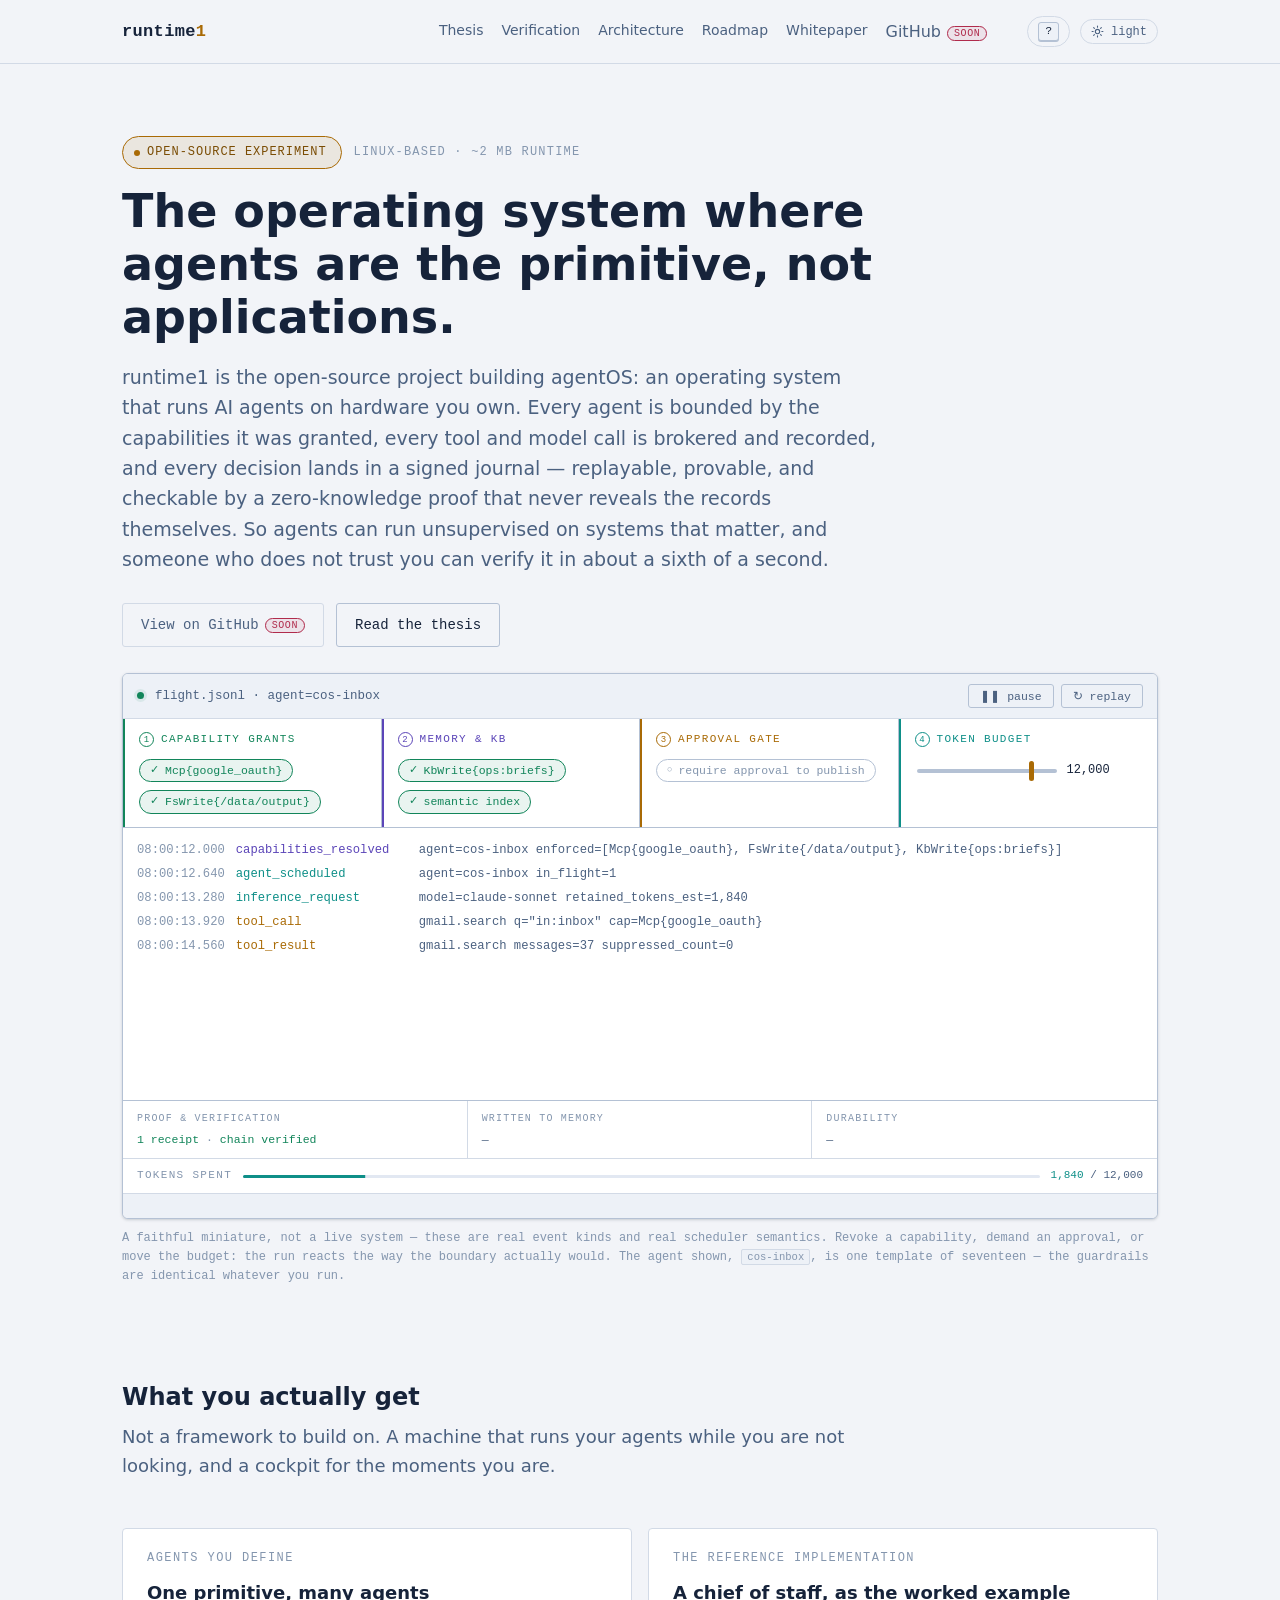
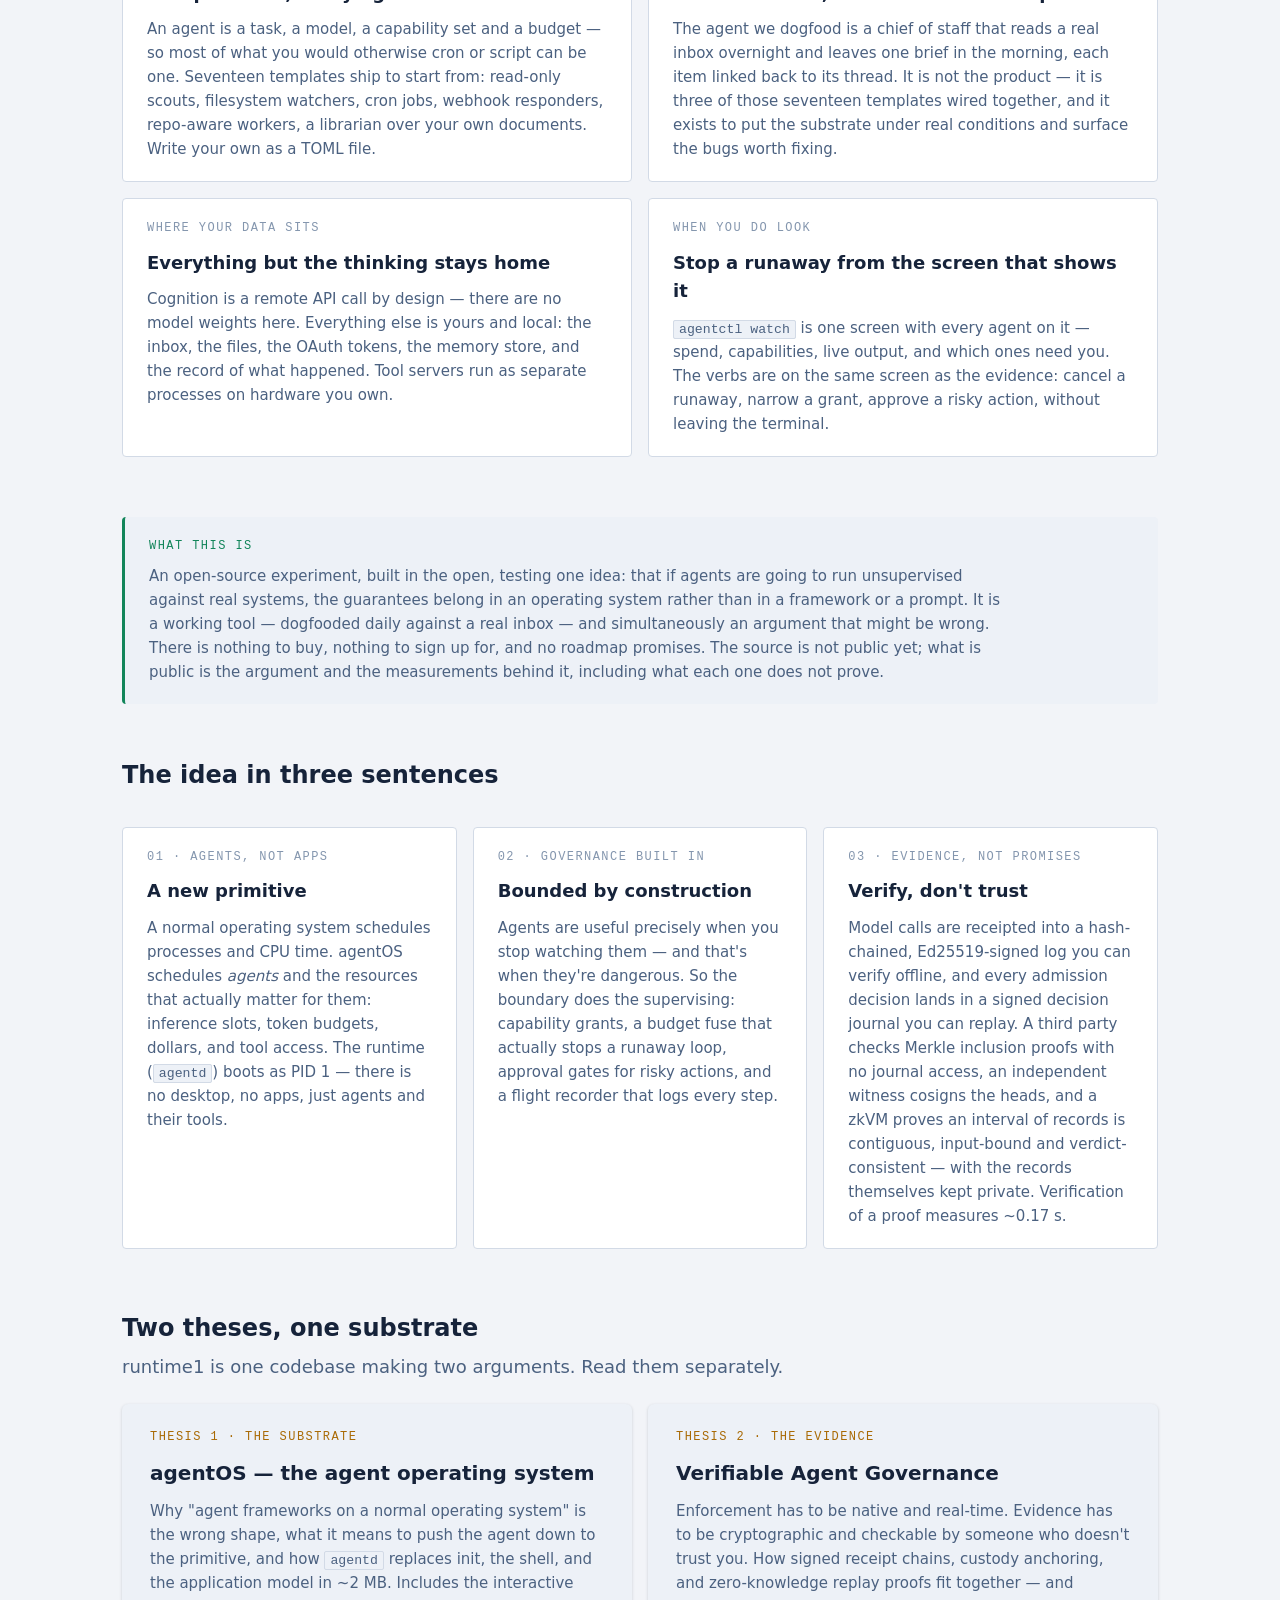
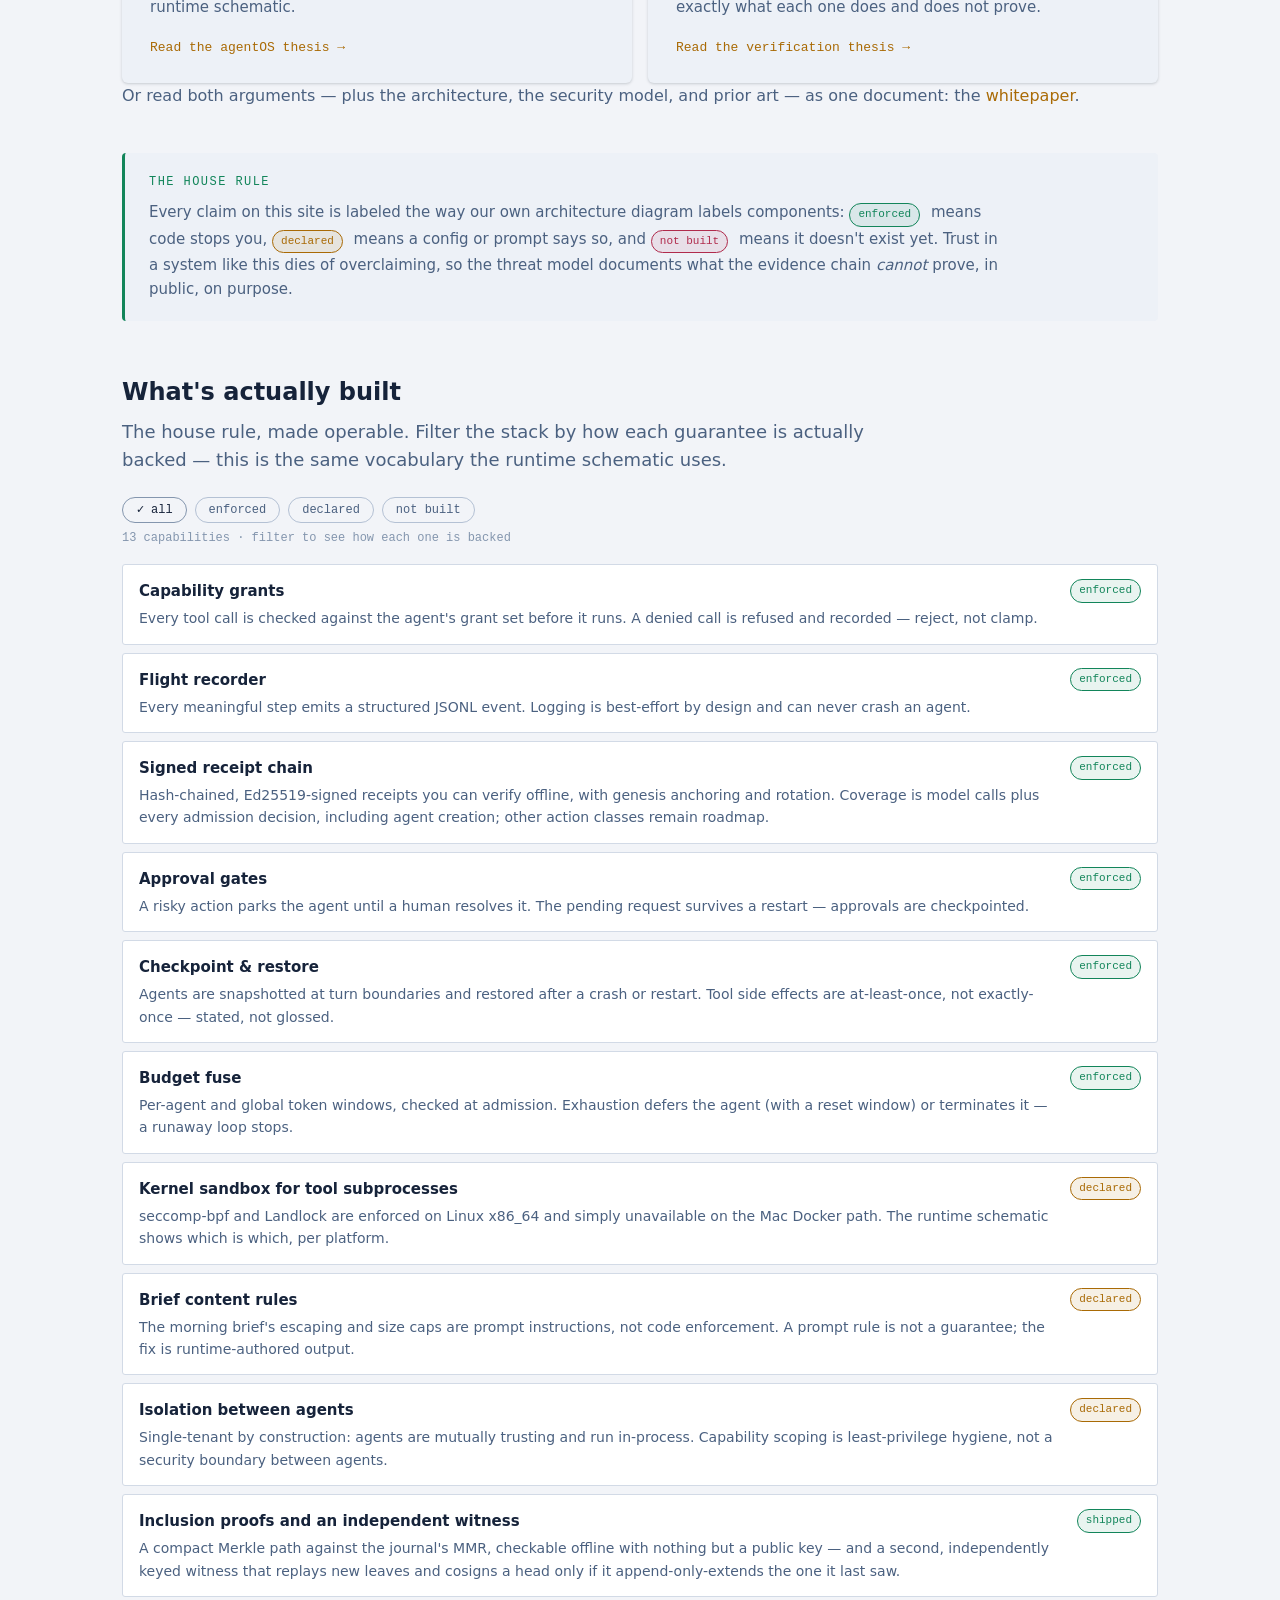
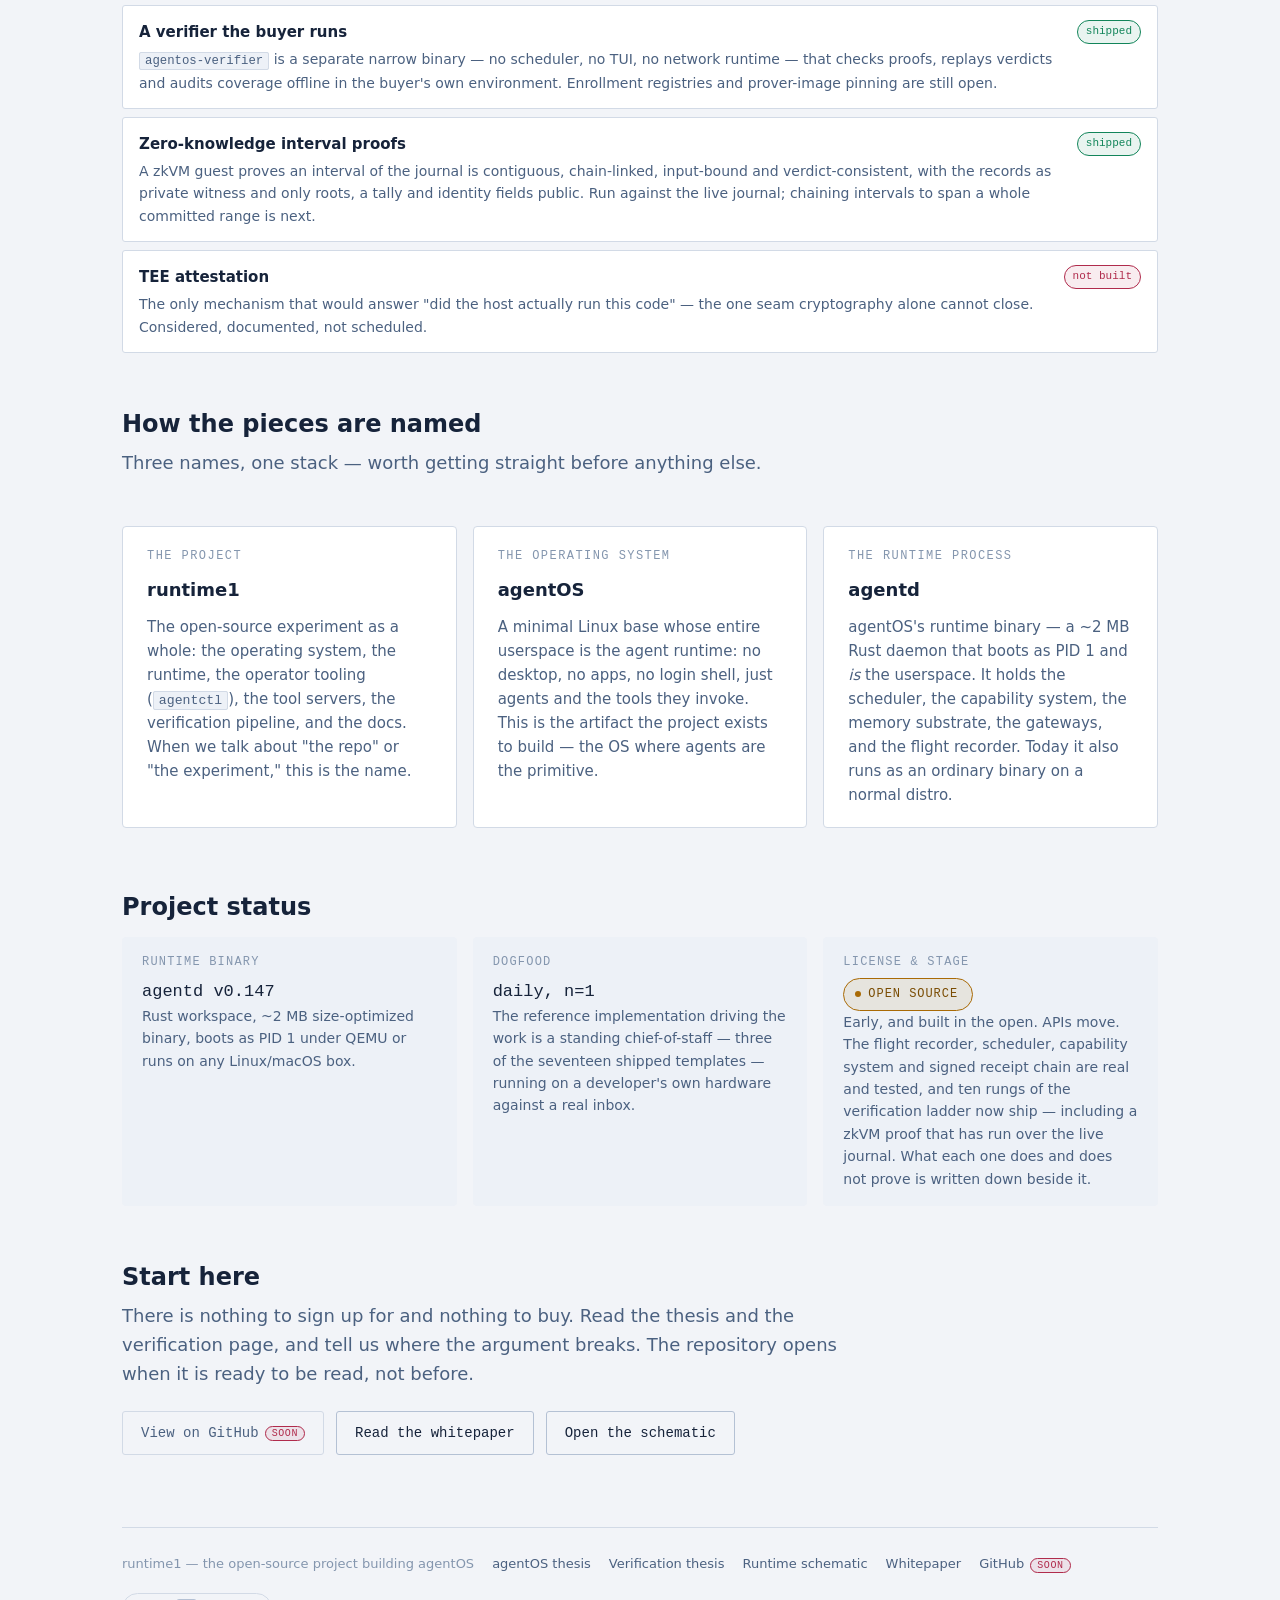
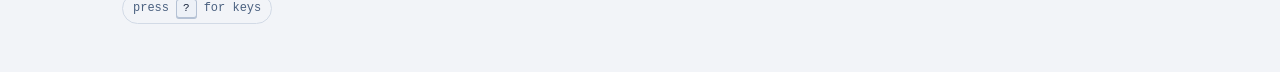
<file: index.html>
<!DOCTYPE html>
<html lang="en">
<head>
<meta charset="utf-8">
<meta name="viewport" content="width=device-width, initial-scale=1">
<title>runtime1 — building the operating system where agents are the primitive</title>
<meta name="description" content="runtime1 is the open-source project building agentOS — a Linux-based operating system whose primitive is the agent, not the application. Every agent bounded by capability, every action brokered and recorded, and every decision in a signed journal you can replay, prove against, and verify with a zero-knowledge proof that never reveals the records.">
<link rel="stylesheet" href="style.css">
<script>try{var t=localStorage.getItem('runtime1-theme');if(t)document.documentElement.dataset.theme=t}catch(e){}</script>
</head>
<body>
<div class="progress"><span></span></div>
<header class="topbar">
  <nav class="nav">
    <span class="brand">runtime<b>1</b></span>
    <div class="links">
      <a href="thesis.html">Thesis</a>
      <a href="zk-verification.html">Verification</a>
      <a href="architecture.html">Architecture</a>
      <a href="roadmap.html">Roadmap</a>
      <a href="whitepaper.html">Whitepaper</a>
      <span class="soon" title="the repository is not public yet">GitHub<em>soon</em></span>
    </div>
    <div class="tools">
      <button type="button" class="keyhint" data-help aria-label="Keyboard shortcuts"><kbd>?</kbd></button>
      <button type="button" class="tt" data-theme-toggle aria-pressed="false" title="Switch to light (t)">
        <svg class="moon" viewBox="0 0 24 24" fill="none" stroke="currentColor" stroke-width="2"
             stroke-linecap="round" stroke-linejoin="round" aria-hidden="true"><path d="M21 12.79A9 9 0 1 1 11.21 3 7 7 0 0 0 21 12.79z"/></svg>
        <svg class="sun" viewBox="0 0 24 24" fill="none" stroke="currentColor" stroke-width="2"
             stroke-linecap="round" stroke-linejoin="round" aria-hidden="true"><circle cx="12" cy="12" r="4"/><path d="M12 2v2M12 20v2M4.9 4.9l1.4 1.4M17.7 17.7l1.4 1.4M2 12h2M20 12h2M6.3 17.7l-1.4 1.4M19.1 4.9l-1.4 1.4"/></svg>
        <span class="tt-label">dark</span>
      </button>
    </div>
  </nav>
</header>

<div class="wrap">


  <section class="hero">
    <div class="hero-tag">
      <span class="pill">open-source experiment</span>
      <span class="rest">Linux-based · ~2&nbsp;MB runtime</span>
    </div>
    <h1>The operating system where agents are the primitive, not applications.</h1>
    <p class="sub">
      runtime1 is the open-source project building agentOS: an operating system that runs AI
      agents on hardware you own. Every agent is bounded by the capabilities it was granted,
      every tool and model call is brokered and recorded, and every decision lands in a signed
      journal — replayable, provable, and checkable by a zero-knowledge proof that never reveals
      the records themselves. So agents can run unsupervised on systems that matter, and someone
      who does not trust you can verify it in about a sixth of a second.
    </p>
    <div class="cta">
      <span class="btn soon-btn" title="the repository is not public yet">View on GitHub<em>soon</em></span>
      <a class="btn ghost" href="thesis.html">Read the thesis</a>
    </div>

    <div class="rec" data-recorder>
      <div class="rec-hd">
        <span class="dot" aria-hidden="true"></span>
        <span class="file">flight.jsonl · agent=cos-inbox</span>
        <div class="rec-ctl">
          <button type="button" data-play aria-label="Pause the recorder">❚❚ pause</button>
          <button type="button" data-replay aria-label="Replay the recorder">↻ replay</button>
        </div>
      </div>

      <div class="rec-controls">
        <div class="guard" data-guard="cap">
          <p class="guard-k"><span class="gn">1</span> capability grants</p>
          <div class="guard-row">
            <button type="button" class="tog on" data-cap="Mcp{google_oauth}" aria-pressed="true">Mcp{google_oauth}</button>
            <button type="button" class="tog on" data-cap="FsWrite{/data/output}" aria-pressed="true">FsWrite{/data/output}</button>
          </div>
        </div>
        <div class="guard" data-guard="memory">
          <p class="guard-k"><span class="gn">2</span> memory &amp; kb</p>
          <div class="guard-row">
            <button type="button" class="tog on" data-cap="KbWrite{ops:briefs}" aria-pressed="true">KbWrite{ops:briefs}</button>
            <button type="button" class="tog on" data-semantic aria-pressed="true">semantic index</button>
          </div>
        </div>
        <div class="guard" data-guard="approval">
          <p class="guard-k"><span class="gn">3</span> approval gate</p>
          <div class="guard-row">
            <button type="button" class="tog" data-approval aria-pressed="false">require approval to publish</button>
          </div>
        </div>
        <div class="guard" data-guard="budget">
          <p class="guard-k"><span class="gn">4</span> token budget</p>
          <div class="guard-row">
            <input class="m3-slider" id="budget" type="range" min="2000" max="14000" step="500"
                   value="12000" data-budget aria-label="Token budget">
            <span class="guard-val" data-budget-label>12,000</span>
          </div>
        </div>
      </div>

      <div class="rec-log" role="log" aria-live="off" aria-label="Simulated flight recorder output"></div>

      <div class="rec-status">
        <div class="st" data-st="proof">
          <p class="st-k">proof &amp; verification</p>
          <p class="st-v" data-proof>—</p>
        </div>
        <div class="st" data-st="memory">
          <p class="st-k">written to memory</p>
          <p class="st-v" data-kb>—</p>
        </div>
        <div class="st" data-st="durability">
          <p class="st-k">durability</p>
          <p class="st-v" data-ckpt>—</p>
        </div>
      </div>

      <div class="rec-meter">
        <span class="rm-k">tokens spent</span>
        <div class="meter"><span></span></div>
        <span class="rm-v"><b data-spent>0</b> / <span data-cap-total>12,000</span></span>
      </div>

      <div class="rec-out"></div>
    </div>
    <p class="rec-cap">A faithful miniature, not a live system — these are real event kinds and real
    scheduler semantics. Revoke a capability, demand an approval, or move the budget: the run
    reacts the way the boundary actually would. The agent shown, <code>cos-inbox</code>, is one
    template of seventeen — the guardrails are identical whatever you run.</p>
  </section>

  <section class="section">
    <h2>What you actually get</h2>
    <p class="lead">Not a framework to build on. A machine that runs your agents while you are not
    looking, and a cockpit for the moments you are.</p>
    <div class="plain quad">
      <div class="card" data-reveal>
        <p class="k">agents you define</p>
        <h3>One primitive, many agents</h3>
        <p>An agent is a task, a model, a capability set and a budget — so most of what you would
        otherwise cron or script can be one. Seventeen templates ship to start from: read-only
        scouts, filesystem watchers, cron jobs, webhook responders, repo-aware workers, a
        librarian over your own documents. Write your own as a TOML file.</p>
      </div>
      <div class="card" data-reveal>
        <p class="k">the reference implementation</p>
        <h3>A chief of staff, as the worked example</h3>
        <p>The agent we dogfood is a chief of staff that reads a real inbox overnight and leaves
        one brief in the morning, each item linked back to its thread. It is not the product —
        it is three of those seventeen templates wired together, and it exists to put the
        substrate under real conditions and surface the bugs worth fixing.</p>
      </div>
      <div class="card" data-reveal>
        <p class="k">where your data sits</p>
        <h3>Everything but the thinking stays home</h3>
        <p>Cognition is a remote API call by design — there are no model weights here. Everything
        else is yours and local: the inbox, the files, the OAuth tokens, the memory store, and the
        record of what happened. Tool servers run as separate processes on hardware you own.</p>
      </div>
      <div class="card" data-reveal>
        <p class="k">when you do look</p>
        <h3>Stop a runaway from the screen that shows it</h3>
        <p><code>agentctl watch</code> is one screen with every agent on it — spend, capabilities,
        live output, and which ones need you. The verbs are on the same screen as the evidence:
        cancel a runaway, narrow a grant, approve a risky action, without leaving the terminal.</p>
      </div>
    </div>
  </section>

  <section class="section">
    <div class="honesty" style="margin-top:0" data-reveal>
      <p class="k">what this is</p>
      <p>
        An open-source experiment, built in the open, testing one idea: that if agents are
        going to run unsupervised against real systems, the guarantees belong in an operating
        system rather than in a framework or a prompt. It is a working tool — dogfooded daily
        against a real inbox — and simultaneously an argument that might be wrong. There is
        nothing to buy, nothing to sign up for, and no roadmap promises. The source is not
        public yet; what is public is the argument and the measurements behind it, including
        what each one does not prove.
      </p>
    </div>
  </section>


  <section class="section">
    <h2>The idea in three sentences</h2>
    <div class="plain">
      <div class="card" data-reveal>
        <p class="k">01 · agents, not apps</p>
        <h3>A new primitive</h3>
        <p>A normal operating system schedules processes and CPU time. agentOS schedules <em>agents</em> and
        the resources that actually matter for them: inference slots, token budgets, dollars,
        and tool access. The runtime (<code>agentd</code>) boots as PID&nbsp;1 — there is no
        desktop, no apps, just agents and their tools.</p>
      </div>
      <div class="card" data-reveal>
        <p class="k">02 · governance built in</p>
        <h3>Bounded by construction</h3>
        <p>Agents are useful precisely when you stop watching them — and that's when they're
        dangerous. So the boundary does the supervising: capability grants, a budget fuse that
        actually stops a runaway loop, approval gates for risky actions, and a flight recorder
        that logs every step.</p>
      </div>
      <div class="card" data-reveal>
        <p class="k">03 · evidence, not promises</p>
        <h3>Verify, don't trust</h3>
        <p>Model calls are receipted into a hash-chained, Ed25519-signed log you can verify
        offline, and every admission decision lands in a signed decision journal you can replay.
        A third party checks Merkle inclusion proofs with no journal access, an independent
        witness cosigns the heads, and a zkVM proves an interval of records is contiguous,
        input-bound and verdict-consistent — with the records themselves kept private.
        Verification of a proof measures ~0.17&nbsp;s.</p>
      </div>
    </div>
  </section>

  <section class="section">
    <h2>Two theses, one substrate</h2>
    <p class="lead">runtime1 is one codebase making two arguments. Read them separately.</p>
    <div class="doors">
      <a class="door" href="thesis.html" data-reveal>
        <p class="k">thesis 1 · the substrate</p>
        <h3>agentOS — the agent operating system</h3>
        <p>Why "agent frameworks on a normal operating system" is the wrong shape, what it means to push the
        agent down to the primitive, and how <code>agentd</code> replaces init, the shell, and
        the application model in ~2&nbsp;MB. Includes the interactive runtime schematic.</p>
        <span class="go">Read the agentOS thesis →</span>
      </a>
      <a class="door" href="zk-verification.html" data-reveal>
        <p class="k">thesis 2 · the evidence</p>
        <h3>Verifiable Agent Governance</h3>
        <p>Enforcement has to be native and real-time. Evidence has to be cryptographic and
        checkable by someone who doesn't trust you. How signed receipt chains, custody
        anchoring, and zero-knowledge replay proofs fit together — and exactly what each one
        does and does not prove.</p>
        <span class="go">Read the verification thesis →</span>
      </a>
    </div>
    <p class="mut">Or read both arguments — plus the architecture, the security model, and prior
    art — as one document: the <a href="whitepaper.html">whitepaper</a>.</p>

    <div class="honesty" data-reveal>
      <p class="k">the house rule</p>
      <p>
        Every claim on this site is labeled the way our own architecture diagram labels
        components: <span class="badge enf">enforced</span> means code stops you,
        <span class="badge dec">declared</span> means a config or prompt says so, and
        <span class="badge abs">not built</span> means it doesn't exist yet. Trust in a system
        like this dies of overclaiming, so the threat model documents what the evidence chain
        <em>cannot</em> prove, in public, on purpose.
      </p>
    </div>
  </section>

  <section class="section">
    <h2>What's actually built</h2>
    <p class="lead">The house rule, made operable. Filter the stack by how each guarantee is
    actually backed — this is the same vocabulary the runtime schematic uses.</p>

    <div class="chips" role="group" aria-label="Filter capabilities by evidence level">
      <button type="button" class="chip" data-filter="all" aria-pressed="true">all</button>
      <button type="button" class="chip" data-filter="enf" aria-pressed="false">enforced</button>
      <button type="button" class="chip" data-filter="dec" aria-pressed="false">declared</button>
      <button type="button" class="chip" data-filter="abs" aria-pressed="false">not built</button>
    </div>
    <p class="filter-count" data-filter-count aria-live="polite"></p>

    <div class="matrix">
      <div class="mrow" data-evidence="enf">
        <div><h4>Capability grants</h4>
        <p>Every tool call is checked against the agent's grant set before it runs. A denied
        call is refused and recorded — reject, not clamp.</p></div>
        <span class="badge enf">enforced</span>
      </div>
      <div class="mrow" data-evidence="enf">
        <div><h4>Flight recorder</h4>
        <p>Every meaningful step emits a structured JSONL event. Logging is best-effort by
        design and can never crash an agent.</p></div>
        <span class="badge enf">enforced</span>
      </div>
      <div class="mrow" data-evidence="enf">
        <div><h4>Signed receipt chain</h4>
        <p>Hash-chained, Ed25519-signed receipts you can verify offline, with genesis
        anchoring and rotation. Coverage is model calls plus every admission decision, including
        agent creation; other action classes remain roadmap.</p></div>
        <span class="badge enf">enforced</span>
      </div>
      <div class="mrow" data-evidence="enf">
        <div><h4>Approval gates</h4>
        <p>A risky action parks the agent until a human resolves it. The pending request
        survives a restart — approvals are checkpointed.</p></div>
        <span class="badge enf">enforced</span>
      </div>
      <div class="mrow" data-evidence="enf">
        <div><h4>Checkpoint &amp; restore</h4>
        <p>Agents are snapshotted at turn boundaries and restored after a crash or restart.
        Tool side effects are at-least-once, not exactly-once — stated, not glossed.</p></div>
        <span class="badge enf">enforced</span>
      </div>
      <div class="mrow" data-evidence="enf">
        <div><h4>Budget fuse</h4>
        <p>Per-agent and global token windows, checked at admission. Exhaustion defers the
        agent (with a reset window) or terminates it — a runaway loop stops.</p></div>
        <span class="badge enf">enforced</span>
      </div>
      <div class="mrow" data-evidence="dec">
        <div><h4>Kernel sandbox for tool subprocesses</h4>
        <p>seccomp-bpf and Landlock are enforced on Linux x86_64 and simply unavailable on the
        Mac Docker path. The runtime schematic shows which is which, per platform.</p></div>
        <span class="badge dec">declared</span>
      </div>
      <div class="mrow" data-evidence="dec">
        <div><h4>Brief content rules</h4>
        <p>The morning brief's escaping and size caps are prompt instructions, not code
        enforcement. A prompt rule is not a guarantee; the fix is runtime-authored output.</p></div>
        <span class="badge dec">declared</span>
      </div>
      <div class="mrow" data-evidence="dec">
        <div><h4>Isolation between agents</h4>
        <p>Single-tenant by construction: agents are mutually trusting and run in-process.
        Capability scoping is least-privilege hygiene, not a security boundary between agents.</p></div>
        <span class="badge dec">declared</span>
      </div>
      <div class="mrow" data-evidence="abs">
        <div><h4>Inclusion proofs and an independent witness</h4>
        <p>A compact Merkle path against the journal's MMR, checkable offline with nothing but a
        public key — and a second, independently keyed witness that replays new leaves and
        cosigns a head only if it append-only-extends the one it last saw.</p></div>
        <span class="badge enf">shipped</span>
      </div>
      <div class="mrow" data-evidence="abs">
        <div><h4>A verifier the buyer runs</h4>
        <p><code>agentos-verifier</code> is a separate narrow binary — no scheduler, no TUI, no
        network runtime — that checks proofs, replays verdicts and audits coverage offline in the
        buyer's own environment. Enrollment registries and prover-image pinning are still
        open.</p></div>
        <span class="badge enf">shipped</span>
      </div>
      <div class="mrow" data-evidence="abs">
        <div><h4>Zero-knowledge interval proofs</h4>
        <p>A zkVM guest proves an interval of the journal is contiguous, chain-linked,
        input-bound and verdict-consistent, with the records as private witness and only roots, a
        tally and identity fields public. Run against the live journal; chaining intervals to span
        a whole committed range is next.</p></div>
        <span class="badge enf">shipped</span>
      </div>
      <div class="mrow" data-evidence="abs">
        <div><h4>TEE attestation</h4>
        <p>The only mechanism that would answer "did the host actually run this code" — the one
        seam cryptography alone cannot close. Considered, documented, not scheduled.</p></div>
        <span class="badge abs">not built</span>
      </div>
    </div>
  </section>

  <section class="section">
    <h2>How the pieces are named</h2>
    <p class="lead">Three names, one stack — worth getting straight before anything else.</p>
    <div class="plain">
      <div class="card" data-reveal>
        <p class="k">the project</p>
        <h3>runtime1</h3>
        <p>The open-source experiment as a whole: the operating system, the runtime, the
        operator tooling (<code>agentctl</code>), the tool servers, the verification
        pipeline, and the docs. When we talk about "the repo" or "the experiment," this is
        the name.</p>
      </div>
      <div class="card" data-reveal>
        <p class="k">the operating system</p>
        <h3>agentOS</h3>
        <p>A minimal Linux base whose entire userspace is the agent runtime: no desktop, no
        apps, no login shell, just agents and the tools they invoke. This is the artifact the
        project exists to build — the OS where agents are the primitive.</p>
      </div>
      <div class="card" data-reveal>
        <p class="k">the runtime process</p>
        <h3>agentd</h3>
        <p>agentOS's runtime binary — a ~2&nbsp;MB Rust daemon that boots as PID&nbsp;1 and
        <em>is</em> the userspace. It holds the scheduler, the capability system, the memory
        substrate, the gateways, and the flight recorder. Today it also runs as an ordinary
        binary on a normal distro.</p>
      </div>
    </div>
  </section>

  <section class="section">
    <h2>Project status</h2>
    <div class="status">
      <div class="stat" data-reveal>
        <p class="k">runtime binary</p>
        <p class="big">agentd v0.147</p>
        <p>Rust workspace, ~2 MB size-optimized binary, boots as PID 1 under QEMU or runs on any
        Linux/macOS box.</p>
      </div>
      <div class="stat" data-reveal>
        <p class="k">dogfood</p>
        <p class="big">daily, n=1</p>
        <p>The reference implementation driving the work is a standing chief-of-staff — three of the
        seventeen shipped templates — running on a developer's own hardware against a real inbox.</p>
      </div>
      <div class="stat" data-reveal>
        <p class="k">license &amp; stage</p>
        <p class="big"><span class="pill">open source</span></p>
        <p>Early, and built in the open. APIs move. The flight recorder, scheduler, capability
        system and signed receipt chain are real and tested, and ten rungs of the verification
        ladder now ship — including a zkVM proof that has run over the live journal. What each
        one does and does not prove is written down beside it.</p>
      </div>
    </div>
  </section>

  <section class="section">
    <h2>Start here</h2>
    <p class="lead">There is nothing to sign up for and nothing to buy. Read the thesis and the
    verification page, and tell us where the argument breaks. The repository opens when it is
    ready to be read, not before.</p>
    <div class="cta">
      <span class="btn soon-btn" title="the repository is not public yet">View on GitHub<em>soon</em></span>
      <a class="btn ghost" href="whitepaper.html">Read the whitepaper</a>
      <a class="btn ghost" href="architecture.html">Open the schematic</a>
    </div>
  </section>

  <footer>
    <div class="row">
      <span>runtime1 — the open-source project building agentOS</span>
      <a href="thesis.html">agentOS thesis</a>
      <a href="zk-verification.html">Verification thesis</a>
      <a href="architecture.html">Runtime schematic</a>
      <a href="whitepaper.html">Whitepaper</a>
      <span class="soon" title="the repository is not public yet">GitHub<em>soon</em></span>
      <button type="button" class="keyhint" data-help>press <kbd>?</kbd> for keys</button>
    </div>
  </footer>

</div>
<script src="app.js"></script>
</body>
</html>
</file>
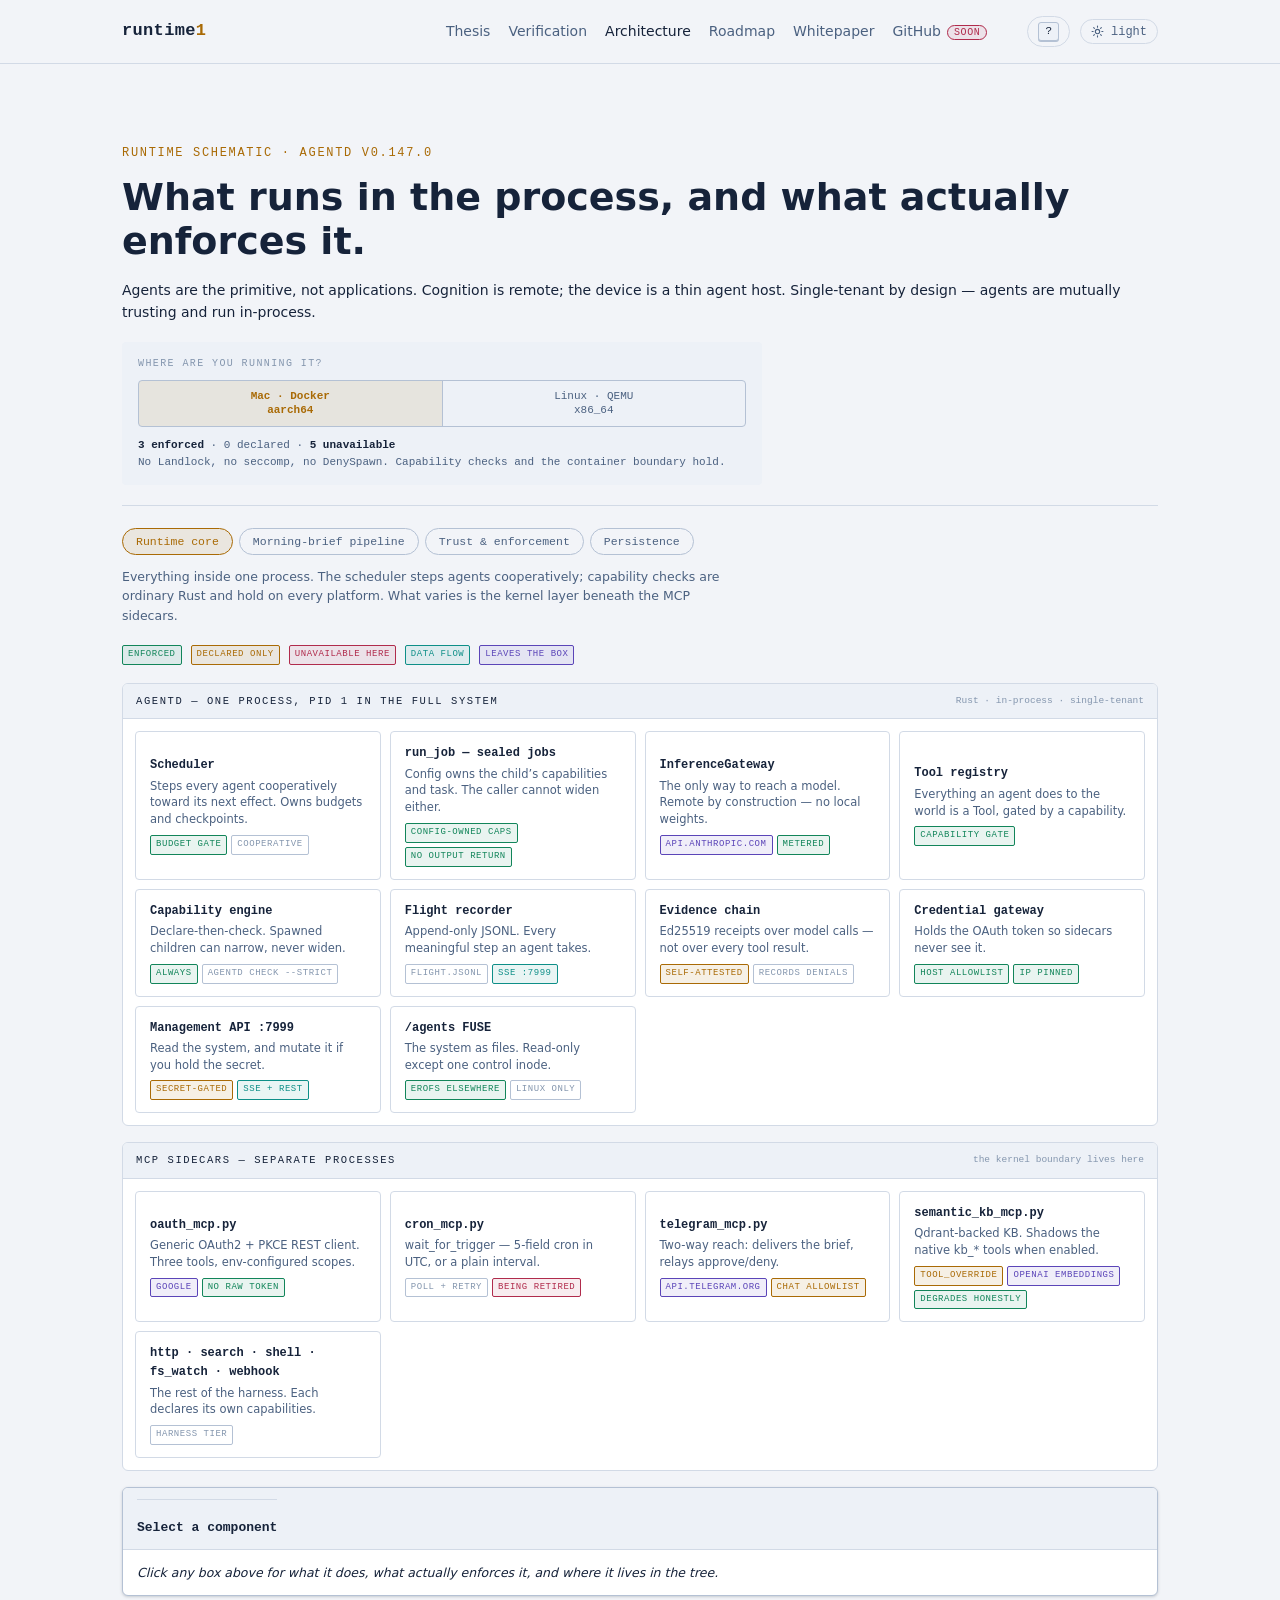
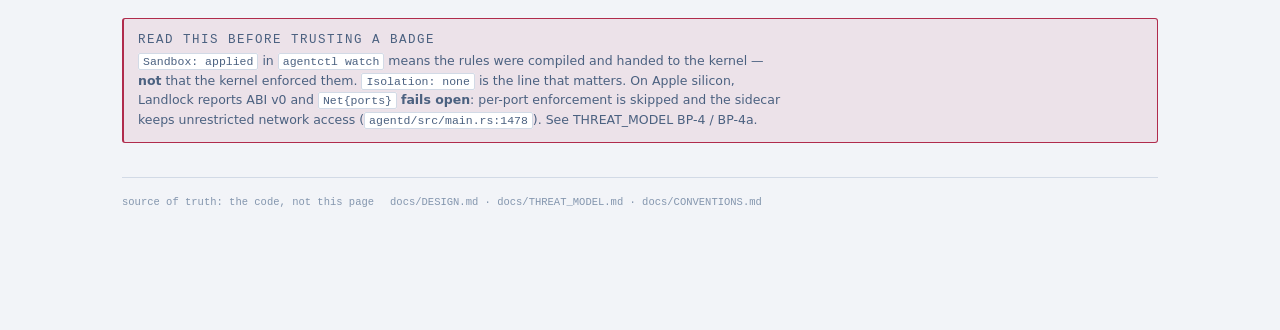
<file: architecture.html>
<!DOCTYPE html>
<html lang="en">
<head>
<meta charset="utf-8">
<meta name="viewport" content="width=device-width, initial-scale=1">
<title>runtime1 — runtime architecture (v0.147.0)</title>
<link rel="stylesheet" href="style.css">
<style>
/* ─── tokens: extends the house palette shared with docs/cos-guide.html ─── */
*{box-sizing:border-box}
html,body{margin:0;padding:0}
body{
  background:var(--ground); color:var(--text); font-family:var(--sans);
  font-size:14px; line-height:1.55; -webkit-font-smoothing:antialiased;
}
.wrap{max-width:1080px;margin:0 auto;padding:28px 22px 72px}

/* ─── masthead ─── */
.masthead{display:flex;flex-wrap:wrap;gap:16px;align-items:flex-end;
  justify-content:flex-start;border-bottom:1px solid var(--border);padding:4px 0 20px}

/* ─── the thesis: platform switch ─── */
.platform{background:var(--md-sys-color-surface-container);border:0;border-radius:var(--md-sys-shape-corner-medium);padding:14px 16px;min-width:330px;flex:1;max-width:640px}
.platform-q{font-family:var(--mono);font-size:10px;letter-spacing:.14em;text-transform:uppercase;
  color:var(--text-dim);margin:0 0 9px}
.seg{display:flex;gap:0;border:1px solid var(--md-sys-color-outline);border-radius:var(--md-sys-shape-corner-medium);overflow:hidden}
.seg button{flex:1;appearance:none;background:transparent;border:0;color:var(--text-muted);
  font-family:var(--mono);font-size:11px;padding:8px 10px;cursor:pointer;line-height:1.3;
  transition:background .15s,color .15s}
.seg button+button{border-left:1px solid var(--border-bright)}
.seg button:hover{background:var(--surface-2);color:var(--text)}
.seg button[aria-pressed="true"]{background:var(--accent-dim);color:var(--accent);font-weight:600}
.seg button:focus-visible{outline:2px solid var(--accent);outline-offset:-2px}
.platform-read{font-family:var(--mono);font-size:11px;margin:10px 0 0;color:var(--text-muted)}
.platform-read b{color:var(--text)}

/* ─── view rail ─── */
.rail{display:flex;gap:6px;flex-wrap:wrap;margin:22px 0 4px}
.rail button{appearance:none;background:transparent;border:1px solid var(--md-sys-color-outline);color:var(--md-sys-color-on-surface-variant);font-family:var(--mono);font-size:11.5px;padding:6px 13px;cursor:pointer;border-radius:var(--md-sys-shape-corner-full);transition:color var(--md-sys-motion-duration-short2) var(--md-sys-motion-easing-standard),border-color var(--md-sys-motion-duration-short2) var(--md-sys-motion-easing-standard),background var(--md-sys-motion-duration-short2) var(--md-sys-motion-easing-standard)}
.rail button:hover{border-color:var(--border-bright);color:var(--text)}
.rail button[aria-pressed="true"]{color:var(--md-sys-color-primary);border-color:var(--md-sys-color-primary);background:var(--md-sys-color-primary-container)}
.rail button:focus-visible{outline:2px solid var(--accent);outline-offset:2px}
.view-note{color:var(--text-muted);font-size:12.5px;margin:12px 0 20px;max-width:78ch;min-height:2.6em}

/* ─── schematic ─── */
.zones{display:flex;flex-direction:column;gap:16px}
.zone{border:1px solid var(--md-sys-color-outline-variant);border-radius:var(--md-sys-shape-corner-large);background:var(--md-sys-color-surface-container-low);overflow:hidden}
.zone-hd{display:flex;align-items:center;gap:10px;padding:9px 13px;background:var(--surface-2);
  border-bottom:1px solid var(--border)}
.zone-name{font-family:var(--mono);font-size:10.5px;letter-spacing:.15em;text-transform:uppercase;color:var(--text)}
.zone-tag{font-family:var(--mono);font-size:9.5px;color:var(--text-dim);margin-left:auto;text-align:right}
.grid{display:grid;grid-template-columns:repeat(auto-fill,minmax(215px,1fr));gap:9px;padding:12px}

.node{position:relative;text-align:left;appearance:none;background:var(--md-sys-color-surface-container-low);border:1px solid var(--md-sys-color-outline-variant);border-radius:var(--md-sys-shape-corner-medium);padding:12px 14px;cursor:pointer;font:inherit;color:inherit;display:block;width:100%;transition:background var(--md-sys-motion-duration-short2) var(--md-sys-motion-easing-standard),border-color var(--md-sys-motion-duration-short2) var(--md-sys-motion-easing-standard),box-shadow var(--md-sys-motion-duration-short2) var(--md-sys-motion-easing-standard),transform var(--md-sys-motion-duration-short2) var(--md-sys-motion-easing-standard)}
.node:hover{background:var(--md-sys-color-surface-container);border-color:var(--md-sys-color-outline);box-shadow:var(--md-sys-elevation-level1);transform:translateY(-1px)}
.node:focus-visible{outline:2px solid var(--accent);outline-offset:2px}
.node[aria-pressed="true"]{background:var(--md-sys-color-primary-container);border-color:var(--md-sys-color-primary);box-shadow:var(--md-sys-elevation-level1)}
.node-name{font-family:var(--mono);font-size:12px;font-weight:600;display:block;margin-bottom:3px}
.node-desc{font-size:11.5px;color:var(--text-muted);display:block;line-height:1.45}
.node-badges{display:flex;flex-wrap:wrap;gap:4px;margin-top:7px}

.badge{font-family:var(--mono);font-size:9px;letter-spacing:.06em;text-transform:uppercase;
  padding:2px 5px;border-radius:2px;border:1px solid transparent;white-space:nowrap}
.b-enforced{color:var(--enforced);background:var(--enforced-bg);border-color:var(--enforced)}
.b-declared{color:var(--declared);background:var(--declared-bg);border-color:var(--declared)}
.b-absent  {color:var(--absent);background:var(--absent-bg);border-color:var(--absent)}
.b-flow    {color:var(--flow);background:var(--flow-bg);border-color:var(--flow)}
.b-external{color:var(--external);background:var(--external-bg);border-color:var(--external)}
.b-plain   {color:var(--text-dim);background:transparent;border-color:var(--border-bright)}

.node[data-state="absent"]{opacity:.62}
.node[data-state="absent"] .node-name{text-decoration:line-through;text-decoration-color:var(--absent)}

/* flow: ordered steps carry real sequence, so numbering is warranted here */
.flow-step{counter-increment:fstep}
.flow-step .node-name::before{content:counter(fstep) " · ";color:var(--accent);font-weight:500}
.grid.is-flow{counter-reset:fstep}

/* ─── detail panel ─── */
.detail{margin-top:16px;border:1px solid var(--md-sys-color-outline);border-radius:var(--md-sys-shape-corner-large);background:var(--md-sys-color-surface-container-low);box-shadow:var(--md-sys-elevation-level1);overflow:hidden}
.detail-hd{display:flex;gap:10px;align-items:baseline;padding:11px 14px;background:var(--surface-2);
  border-bottom:1px solid var(--border)}
.detail-hd h2{margin:0;font-family:var(--mono);font-size:13px;font-weight:600}
.detail-kind{font-family:var(--mono);font-size:9.5px;letter-spacing:.1em;text-transform:uppercase;color:var(--text-dim)}
.detail-body{padding:13px 14px;display:grid;gap:11px}
.detail-body p{margin:0;font-size:12.5px;color:var(--text);max-width:76ch}
.detail-body .muted{color:var(--text-muted)}
.refs{display:flex;flex-wrap:wrap;gap:5px}
.ref{font-family:var(--mono);font-size:10.5px;color:var(--text-muted);background:var(--surface-2);
  border:1px solid var(--border);border-radius:2px;padding:2.5px 6px}
.detail-empty{color:var(--text-dim);font-size:12.5px;font-style:italic}

/* ─── enforcement matrix ─── */
.matrix-wrap{overflow-x:auto;border:1px solid var(--md-sys-color-outline-variant);border-radius:var(--md-sys-shape-corner-medium);background:var(--md-sys-color-surface-container-low)}
table{border-collapse:collapse;width:100%;min-width:560px;font-size:12px}
caption{text-align:left;padding:10px 13px;background:var(--surface-2);border-bottom:1px solid var(--border);
  font-family:var(--mono);font-size:10.5px;letter-spacing:.13em;text-transform:uppercase;color:var(--text)}
th,td{text-align:left;padding:8px 13px;border-bottom:1px solid var(--border);vertical-align:top}
th{font-family:var(--mono);font-size:10px;letter-spacing:.09em;text-transform:uppercase;
  color:var(--text-dim);font-weight:500}
td:first-child{font-family:var(--mono);font-size:11.5px;color:var(--text)}
tbody tr:last-child td{border-bottom:0}
tbody tr:hover{background:var(--surface-2)}
.cell-note{display:block;color:var(--text-muted);font-size:11px;margin-top:2px}

/* ─── callout ─── */
.callout{border:1px solid var(--absent);border-left-width:2px;background:var(--absent-bg);
  border-radius:var(--r);padding:12px 14px;margin:22px 0 0}
.callout-label{font-family:var(--mono);font-size:10px;letter-spacing:.12em;text-transform:uppercase;
  color:var(--absent);margin:0 0 5px}
.callout p{margin:0;font-size:12.5px;max-width:82ch}
.callout code{font-family:var(--mono);font-size:11.5px;background:var(--surface);padding:1px 4px;border-radius:2px}

footer{margin-top:34px;padding-top:16px;border-top:1px solid var(--border);
  font-family:var(--mono);font-size:10.5px;color:var(--text-dim);display:flex;gap:16px;flex-wrap:wrap}
.legend{display:flex;gap:9px;flex-wrap:wrap;margin:0 0 18px}
@media (prefers-reduced-motion:reduce){*{transition:none!important}}
@media (max-width:640px){ .wrap{padding:18px 14px 56px} h1{font-size:20px} .platform{min-width:0;width:100%} }

</style>
<script>try{var t=localStorage.getItem('runtime1-theme');if(t)document.documentElement.dataset.theme=t}catch(e){}</script>
</head>
<body>
<div class="progress"><span></span></div>
<header class="topbar">
  <nav class="nav">
    <span class="brand"><a href="index.html" style="color:inherit">runtime<b>1</b></a></span>
    <div class="links">
      <a href="thesis.html">Thesis</a>
      <a href="zk-verification.html">Verification</a>
      <a href="architecture.html" class="here">Architecture</a>
      <a href="roadmap.html">Roadmap</a>
      <a href="whitepaper.html">Whitepaper</a>
      <span class="soon" title="the repository is not public yet">GitHub<em>soon</em></span>
    </div>
    <div class="tools">
      <button type="button" class="keyhint" data-help aria-label="Keyboard shortcuts"><kbd>?</kbd></button>
      <button type="button" class="tt" data-theme-toggle aria-pressed="false" title="Switch to light (t)">
        <svg class="moon" viewBox="0 0 24 24" fill="none" stroke="currentColor" stroke-width="2"
             stroke-linecap="round" stroke-linejoin="round" aria-hidden="true"><path d="M21 12.79A9 9 0 1 1 11.21 3 7 7 0 0 0 21 12.79z"/></svg>
        <svg class="sun" viewBox="0 0 24 24" fill="none" stroke="currentColor" stroke-width="2"
             stroke-linecap="round" stroke-linejoin="round" aria-hidden="true"><circle cx="12" cy="12" r="4"/><path d="M12 2v2M12 20v2M4.9 4.9l1.4 1.4M17.7 17.7l1.4 1.4M2 12h2M20 12h2M6.3 17.7l-1.4 1.4M19.1 4.9l-1.4 1.4"/></svg>
        <span class="tt-label">dark</span>
      </button>
    </div>
  </nav>
</header>

<div class="wrap">


  <p class="eyebrow">runtime schematic · agentd v0.147.0</p>
  <h1>What runs in the process, and what actually enforces it.</h1>
  <p class="sub">Agents are the primitive, not applications. Cognition is remote; the device is a thin
  agent host. Single-tenant by design — agents are mutually trusting and run in-process.</p>

  <div class="masthead">
    <div class="platform">
      <p class="platform-q">Where are you running it?</p>
      <div class="seg" role="group" aria-label="Deployment platform">
        <button type="button" data-plat="mac" aria-pressed="true">Mac · Docker<br>aarch64</button>
        <button type="button" data-plat="linux" aria-pressed="false">Linux · QEMU<br>x86_64</button>
      </div>
      <p class="platform-read" id="platRead"></p>
    </div>
  </div>

  <nav class="rail" role="group" aria-label="Architecture view">
    <button type="button" data-view="runtime" aria-pressed="true">Runtime core</button>
    <button type="button" data-view="cos" aria-pressed="false">Morning-brief pipeline</button>
    <button type="button" data-view="trust" aria-pressed="false">Trust &amp; enforcement</button>
    <button type="button" data-view="store" aria-pressed="false">Persistence</button>
  </nav>
  <p class="view-note" id="viewNote"></p>

  <div class="legend" id="legend"></div>
  <div class="zones" id="zones"></div>

  <section class="detail" aria-live="polite">
    <div class="detail-hd">
      <h2 id="dTitle">Select a component</h2>
      <span class="detail-kind" id="dKind"></span>
    </div>
    <div class="detail-body" id="dBody">
      <p class="detail-empty">Click any box above for what it does, what actually enforces it, and where it lives in the tree.</p>
    </div>
  </section>

  <div class="callout">
    <p class="callout-label">Read this before trusting a badge</p>
    <p><code>Sandbox: applied</code> in <code>agentctl watch</code> means the rules were compiled and handed
    to the kernel — <strong>not</strong> that the kernel enforced them. <code>Isolation: none</code> is the
    line that matters. On Apple silicon, Landlock reports ABI v0 and <code>Net{ports}</code> <strong>fails
    open</strong>: per-port enforcement is skipped and the sidecar keeps unrestricted network access
    (<code>agentd/src/main.rs:1478</code>). See THREAT_MODEL BP-4 / BP-4a.</p>
  </div>

  <footer>
    <span>source of truth: the code, not this page</span>
    <span>docs/DESIGN.md · docs/THREAT_MODEL.md · docs/CONVENTIONS.md</span>
  </footer>
</div>

<script>
/* Enforcement depends on the platform, so state is a function of (control, platform).
   enforced = kernel or runtime actually stops it · declared = grant is real to agentd but
   nothing below it enforces · absent = mechanism unavailable on this platform. */
var PLAT = 'mac';
var VIEW = 'runtime';

var NOTES = {
  runtime:'Everything inside one process. The scheduler steps agents cooperatively; capability checks are ordinary Rust and hold on every platform. What varies is the kernel layer beneath the MCP sidecars.',
  cos:'The Chief-of-Staff pipeline, in the order it runs each morning. Since cap.2b the trigger is de-privileged: it holds only {cron_trigger, RunJob} and receives a completion signal, never a job’s output.',
  trust:'Which controls are real where. Flip the platform switch above and watch the badges change — that difference is the honest security posture of your deployment.',
  store:'Four stores, three of them redb. Nothing here is a cache: losing any one of them loses history the operator relies on.'
};

var LEGEND = [
  ['b-enforced','enforced'], ['b-declared','declared only'], ['b-absent','unavailable here'],
  ['b-flow','data flow'], ['b-external','leaves the box']
];

/* state: 'enforced' | 'declared' | 'absent' | null, per platform */
function E(mac, linux){ return {mac:mac, linux:linux}; }

var ZONES = {
  runtime:[
    {name:'agentd — one process, PID 1 in the full system', tag:'Rust · in-process · single-tenant', nodes:[
      {id:'sched', n:'Scheduler', d:'Steps every agent cooperatively toward its next effect. Owns budgets and checkpoints.',
       badges:[['b-enforced','budget gate'],['b-plain','cooperative']],
       kind:'native', p:'One loop, many agents. Each turn produces an AgentEffect the scheduler applies; nothing runs in parallel inside a turn, which is why the flight log reads as a clean sequence. The budget gate is pre-turn: an agent over its window defers rather than terminating (ux.8′), so a burst costs you latency, not the agent. Since v0.120.0 a SIGTERM landing mid-tool-call is sealed on the checkpoint copy — never the live transcript — so a restore no longer replays a transcript the provider rejects. Restore is at-least-once for tool side effects, not exactly-once; that limit is stated, not glossed.',
       refs:['agentd/src/scheduler.rs','agentd/src/agent/mod.rs']},
      {id:'jobs', n:'run_job — sealed jobs', d:'Config owns the child’s capabilities and task. The caller cannot widen either.',
       badges:[['b-enforced','config-owned caps'],['b-enforced','no output return']],
       kind:'native', p:'cap.2b’s answer to an injected orchestrator. A sealed job’s capabilities and instructions come from [[jobs]] in config, never from the caller, and the parent receives only a completion signal — never the job’s output. That is what stops a compromised trigger from reading your mail through a child it spawned.',
       refs:['agentd/cos.agents.toml [[jobs]]','agentd/src/scheduler.rs']},
      {id:'inf', n:'InferenceGateway', d:'The only way to reach a model. Remote by construction — no local weights.',
       badges:[['b-external','api.anthropic.com'],['b-enforced','metered']],
       kind:'native', p:'A locked decision, not an accident: there is no local inference engine and no model weights on the device. Adding a local backend later is allowed only as another impl of this trait, never as a core assumption. Every call is token-metered and counted against the window, and since v0.120.0 every inference_request logs retained_tokens_est, paging_limit and paging_limit_source — the numbers that decide context paging. Honest limit: that limit source reads "token_budget" because context paging is still keyed to a spend ceiling, not the model’s context window (audit118-R1, open and blocked — enabling paging today would silently drop the oldest context).',
       refs:['agentd/src/inference/mod.rs','agentd/src/inference/anthropic.rs']},
      {id:'tools', n:'Tool registry', d:'Everything an agent does to the world is a Tool, gated by a capability.',
       badges:[['b-enforced','capability gate']],
       kind:'native', p:'MCP is the tool ABI; native tools exist for zero-dependency convenience. The registry refuses a call whose capability the agent was not granted — this check is in-process Rust and is unaffected by whether the kernel below is enforcing anything.',
       refs:['agentd/src/tools/mod.rs','agentd/src/tools/native.rs']},
      {id:'caps', n:'Capability engine', d:'Declare-then-check. Spawned children can narrow, never widen.',
       badges:[['b-enforced','always'],['b-plain','agentd check --strict']],
       kind:'native', p:'The one control that holds identically on every platform, because it never leaves the process. Grants are matched by prefix for FS, by host and port for Net, by segment for KB. `agentd check --strict` lints the declarations at boot and fails closed on a mis-wired grant.',
       refs:['agentd/src/capability.rs','agentd/src/config.rs']},
      {id:'flight', n:'Flight recorder', d:'Append-only JSONL. Every meaningful step an agent takes.',
       badges:[['b-plain','flight.jsonl'],['b-flow','SSE :7999']],
       kind:'native', p:'Best-effort by design: logging must never crash an agent. New behaviour gets new event kinds rather than overloaded ones, and the same stream fans out over SSE so the cockpit sees events live.',
       refs:['agentd/src/flight_recorder.rs','agentd/src/events.rs']},
      {id:'ev', n:'Evidence chain', d:'Ed25519 receipts over model calls — not over every tool result.',
       badges:[['b-declared','self-attested'],['b-plain','records denials']],
       kind:'native', p:'Deliberately de-claimed at ux.6a. Three real limits: coverage is model calls only; the signer IS the audited party, so this is self-attestation rather than third-party evidence; and deletion or rotation seams are undetectable from the chain alone. It does now record refusals, edge-triggered per (agent, reason) so a retry loop cannot force unbounded fsyncs.',
       refs:['agentd/src/evidence.rs','THREAT_MODEL §8.7.1']},
      {id:'cred', n:'Credential gateway', d:'Holds the OAuth token so sidecars never see it.',
       badges:[['b-enforced','host allowlist'],['b-enforced','IP pinned']],
       kind:'native', p:'The sidecar receives an ephemeral broker token valid for one spawn, never the refresh token. Upstream hosts are allowlisted and IP-pinned at startup, and query parameters are dropped unless explicitly passed through — which is why Gmail needs an explicit metadataHeaders allowance.',
       refs:['agentd/src/credential/mod.rs','docker/oauth_mcp.py']},
      {id:'mgmt', n:'Management API :7999', d:'Read the system, and mutate it if you hold the secret.',
       badges:[['b-declared','secret-gated'],['b-flow','SSE + REST']],
       kind:'native', p:'Every mutating POST requires a constant-time X-Approval-Token when AGENTOS_APPROVAL_SECRET is set; reads are ungated. With the secret unset the whole mutating surface is open, which is fine on loopback and not fine on a LAN.',
       refs:['agentd/src/management.rs']},
      {id:'fuse', n:'/agents FUSE', d:'The system as files. Read-only except one control inode.',
       badges:[['b-enforced','EROFS elsewhere'],['b-plain','Linux only']],
       kind:'native', p:'Reading an agent’s state is a cat away. Writes return EROFS on every inode except the control file, so the filesystem cannot be used to widen anything.',
       refs:['surfaces/src/agents_fs.rs']}
    ]},
    {name:'MCP sidecars — separate processes', tag:'the kernel boundary lives here', nodes:[
      {id:'oauth', n:'oauth_mcp.py', d:'Generic OAuth2 + PKCE REST client. Three tools, env-configured scopes.',
       badges:[['b-external','Google'],['b-enforced','no raw token']], kind:'sidecar',
       p:'Not a Gmail connector — a generic OAuth2 client with oauth_start_auth, oauth_check_auth and oauth_call_api. Adding a provider is scopes plus endpoints plus a capability grant, not a new sidecar.',
       refs:['docker/oauth_mcp.py']},
      {id:'cron', n:'cron_mcp.py', d:'wait_for_trigger — 5-field cron in UTC, or a plain interval.',
       badges:[['b-plain','poll + retry'],['b-absent','being retired']], kind:'sidecar',
       p:'Parks the trigger agent between cycles and re-polls within the MCP timeout. Keep the fire time away from 00:00 UTC: the inbox-to-curator handoff is date-keyed and server-stamped, so a pipeline straddling midnight fails the brief cleanly. Measured cost of this shape: an LLM sitting on the schedule boundary burns ~3,456 inference calls a day just to watch a clock — 414k tokens in one 29-minute window, all of it wait_for_trigger. Scheduler-native cron (attn.4) is the next increment; this sidecar’s job moves into agentd so no model call sits on a timer.',
       refs:['docker/cron_mcp.py','docs/ROADMAP.md attn.4']},
      {id:'tg', n:'telegram_mcp.py', d:'Two-way reach: delivers the brief, relays approve/deny.',
       badges:[['b-external','api.telegram.org'],['b-declared','chat allowlist']], kind:'sidecar',
       p:'A no-tools server running a background thread. It polls GET /api/v1/brief and relays allowlisted replies to the approvals API. Note it sends with no parse_mode, which makes it structurally immune to markdown injection — and also why it currently renders a raw dict rather than a formatted brief (brief-02).',
       refs:['docker/telegram_mcp.py']},
      {id:'skb', n:'semantic_kb_mcp.py', d:'Qdrant-backed KB. Shadows the native kb_* tools when enabled.',
       badges:[['b-declared','tool_override'],['b-external','OpenAI embeddings'],['b-enforced','degrades honestly']], kind:'sidecar',
       p:'With tool_override = true every kb_put/kb_get/kb_search from the CoS lands in Qdrant instead of memory.redb. Consequence worth knowing: FUSE, the [m] view and /api/v1/memory all read L1 redb, so KB state written this way is invisible on every operator surface. Since v0.119.0 a missing embeddings key no longer fails the boot: kb_put/kb_get are point lookups that never needed vectors, kb_search returns an explicit empty rather than arbitrary nearest-neighbours (with zero vectors every point is equidistant — the un-guarded build returned resolved items at score 0.0), and degraded writes land in a kbdegraded_* namespace so real embeddings are untouched.',
       refs:['docker/semantic_kb_mcp.py','docker/entrypoint.sh']},
      {id:'misc', n:'http · search · shell · fs_watch · webhook', d:'The rest of the harness. Each declares its own capabilities.',
       badges:[['b-plain','harness tier']], kind:'sidecar',
       p:'Bundled sidecars carry a self-test contract: every docker/*_mcp.py implements --test, exits 0 and prints a PASSED marker, with no API key required. CI globs the directory, so a new sidecar without --test fails the build.',
       refs:['docker/','docs/MCP_SERVERS.md']}
    ]}
  ],

  cos:[
    {name:'One morning, in order', tag:'cron trigger → two sealed jobs → your brief', flow:true, nodes:[
      {id:'c1', n:'Trigger wakes', d:'Holds only {cron_trigger, RunJob}. No Gmail, no KB, no file write, no spawn.',
       badges:[['b-enforced','de-privileged']], kind:'step',
       p:'The node that reads the schedule is the least privileged thing in the system. It cannot read your mail even if something convinces it to try.',
       refs:['agentd/cos.agents.toml']},
      {id:'c2', n:'Inbox job reads Gmail', d:'Metadata only — headers plus a ~200-char snippet, never full bodies.',
       badges:[['b-enforced','gmail.readonly'],['b-flow','≤ 50 messages']], kind:'step',
       p:'format=metadata is a budget control as much as a privacy one: one message can be 50–100 KB of base64, which would blow the context window. Triage happens on subject plus snippet. Each message id is cached in mail:raw so a re-run is cheap. Since v0.121.0 every item lands in exactly one of important / response_needed (an urgent item needing a reply used to render twice), and messages the 50-message fetch cap excluded are counted as suppressed_count from Gmail’s own resultSizeEstimate — zero extra API calls, so a capped morning says so instead of looking complete.',
       refs:['agentd/cos.agents.toml cos-inbox']},
      {id:'c3', n:'OperatingBrief → KB', d:'Typed JSON with a thread id per item. Hard 8 KiB ceiling.',
       badges:[['b-enforced','8 KiB cap'],['b-declared','byte budget']], kind:'step',
       p:'The handoff between the two sealed jobs. The cap is counted in bytes on the JSON-escaped, provenance-wrapped entry — roughly 600 bytes of overhead beyond the raw JSON. Over the cap the write fails, so v0.117.0 added a shed-and-retry ladder with a guaranteed-fit floor rather than losing the morning.',
       refs:['agentd/src/tools/native.rs MAX_MEM_CONTENT_BYTES']},
      {id:'c4', n:'Curator assembles', d:'No Gmail access at all. Works only from what the inbox job wrote.',
       badges:[['b-enforced','KB-only']], kind:'step',
       p:'Separation of duty between the two jobs: the one that reads untrusted email cannot write your files, and the one that writes your files cannot read your mail.',
       refs:['agentd/cos.agents.toml cos-curator']},
      {id:'c5', n:'brief-YYYY-MM-DDTHHMMSSZ.md', d:'The markdown you actually read. Thread permalinks per row. Timestamped since R4 (attn.2) so a second same-day run adds a new file instead of truncating the first.',
       badges:[['b-declared','escaping is a prompt rule']], kind:'step',
       p:'Honest limit: sender-written fields are entity-escaped by an instruction the model is told to follow, not by code (brief-03). A dash instead of a link means the thread id failed its hex check — fail-closed, by design. If the brief opens with a shortened-to-fit warning, it is deliberately incomplete.',
       refs:['docs/RUNBOOK.md §11.6']},
      {id:'c6', n:'publish_brief → BriefRecord', d:'A different artifact: run history, authored by agentd.',
       badges:[['b-enforced','facts from runs.redb']], kind:'step',
       p:'Worth not confusing with the markdown. BriefRecord holds run counts, failures, spend and a bounded model narrative — no email fields at all. It is what agentctl brief and Telegram render; the markdown is what you cat.',
       refs:['agentd/src/runs/store.rs']}
    ]}
  ],

  trust:[
    {name:'Controls, and whether they hold on your platform', tag:'flip the switch above', nodes:[
      {id:'t1', n:'agentd capability checks', d:'In-process Rust. Never leaves the binary.',
       state:E('enforced','enforced'), kind:'control',
       p:'The load-bearing control on every platform. If a tool call is not covered by a grant, the registry refuses it — no kernel involvement, nothing to degrade.',
       refs:['agentd/src/capability.rs']},
      {id:'t2', n:'Landlock FS (FsRead / FsWrite)', d:'Kernel-level path confinement for sidecars.',
       state:E('absent','enforced'), kind:'control',
       p:'Requires CONFIG_SECURITY_LANDLOCK. On Docker Desktop for Apple silicon the ABI reports v0, so this compiles to a best-effort no-op and the grants are declarative only.',
       refs:['sandbox/src/lib.rs','THREAT_MODEL BP-4']},
      {id:'t3', n:'Landlock Net (per-port)', d:'Confines a sidecar to the ports it declared.',
       state:E('absent','enforced'), kind:'control',
       p:'Needs Landlock ABI V4 (Linux ≥ 6.7). Without it agentd FAILS OPEN: it skips isolation so the server keeps working, and says so in a startup warning. Defensible — a sidecar that declared 443 needs 443 — but it is fail-open and no document should call it conservative.',
       refs:['agentd/src/main.rs:1478','THREAT_MODEL BP-4a']},
      {id:'t4', n:'seccomp-bpf', d:'Syscall filtering on sidecar subprocesses.',
       state:E('absent','enforced'), kind:'control',
       p:'Compiled by the sandbox crate and applied via pre_exec. Unavailable on the Mac Docker path.',
       refs:['sandbox/src/lib.rs']},
      {id:'t5', n:'DenySpawn', d:'Stops a sidecar forking a child it was not granted.',
       state:E('absent','enforced'), kind:'control',
       p:'The gate is #[cfg(target_arch = "x86_64")], so on aarch64 it is unavailable regardless of kernel. This is what spawn_enforcement_unavailable_arch in the System view is telling you.',
       refs:['sandbox/src/lib.rs']},
      {id:'t6', n:'gVisor / runsc', d:'Optional universal-tier isolation for untrusted workloads.',
       state:E('absent','declared'), kind:'control',
       p:'Detected at startup and reported as an isolation tier. Not present in either default deployment; classify_tier() reports none when runsc is absent.',
       refs:['agentd/src/isolation.rs']},
      {id:'t7', n:'Container / VM boundary', d:'Docker networking, or the QEMU guest.',
       state:E('enforced','enforced'), kind:'control',
       p:'What actually bounds a compromised sidecar on a Mac. Coarse — it does not distinguish port 443 from anything else the container can reach — but real.',
       refs:['docker-compose.yml','distro/Makefile']},
      {id:'t8', n:'Credential broker allowlist', d:'Upstream hosts pinned; the token never leaves agentd.',
       state:E('enforced','enforced'), kind:'control',
       p:'Platform-independent, because it is enforced in the gateway rather than the kernel. A compromised sidecar can still ask the broker to call an allowlisted host, but cannot exfiltrate the credential itself.',
       refs:['agentd/src/credential/mod.rs']}
    ]}
  ],

  store:[
    {name:'Durable state', tag:'redb × 3 + append-only logs + checkpoints', nodes:[
      {id:'s1', n:'memory.redb', d:'The KB. Tier-1 short term and tier-2 long term share the file.',
       badges:[['b-plain','segments + classes']], kind:'store',
       p:'Segments carry a mutability class: log means the store assigns a monotonic key and ignores yours; scratch means your key wins, last-writer-wins with a version bump; canon refuses agent writes outright. Getting the class wrong is how keys silently accumulate or silently collide.',
       refs:['agentd/src/memory/store.rs']},
      {id:'s2', n:'caps.redb', d:'Per-agent spend counters for the credential tier.',
       badges:[['b-plain','cred.4']], kind:'store',
       p:'Separate file so a spend cap survives a memory reset. Checked before a brokered call, not after.',
       refs:['agentd/src/credential/caps.rs']},
      {id:'s3', n:'runs.redb', d:'Durable run history, plus the BRIEFS table.',
       badges:[['b-enforced','agentd-authored'],['b-flow','/api/v1/runs']], kind:'store',
       p:'Written off-loop by a single run-writer lane from authoritative scheduler transitions, so the record cannot drift from what the scheduler actually did. Post-v1 fields must be #[serde(default)] so an older file still deserializes — which is what makes extending BriefRecord cheap.',
       refs:['agentd/src/runs/store.rs','agentd/src/runs/mod.rs']},
      {id:'s4', n:'evidence.jsonl', d:'The signed receipt chain. Genesis-anchored, rotatable.',
       badges:[['b-declared','self-attested']], kind:'store',
       p:'Boot reads a bounded 64 KiB tail rather than the whole file, repairs a torn tail, and signature-checks the tail receipt with a warning instead of refusing — failing closed here would brick anyone who archived or hand-edited the log. Rotation renames rather than truncating, so each segment stays independently verifiable.',
       refs:['agentd/src/evidence.rs']},
      {id:'s5', n:'output/brief-*.md', d:'The morning brief. Write-only from the system’s side.',
       badges:[['b-plain','human reads it']], kind:'store',
       p:'No code in the repo reads this file back — verified. It is a leaf artifact the operator cats, which is why changing how it is produced breaks nothing downstream.',
       refs:['docs/RUNBOOK.md §11.6']},
      {id:'s7', n:'checkpoint.json', d:'Agent snapshots at turn boundaries. Sealed against mid-tool-call SIGTERMs.',
       badges:[['b-plain','at-least-once restore']], kind:'store',
       p:'All agents are snapshotted on any agent’s tool boundary (checkpoint_interval_turns defaults to 1). Since v0.120.0 an unanswered tool_use is sealed on the checkpoint copy before the write, so a restart after a mid-call SIGTERM restores cleanly instead of drawing a provider 400. Honest limits: the writer does not apply the dead-child filter the restore path does (restore self-heals that), and a clean checkpoint does not prove a live agent is healthy.',
       refs:['agentd/src/scheduler.rs build_scheduler_checkpoint']},
      {id:'s6', n:'Qdrant', d:'Vector store behind the semantic KB sidecar.',
       badges:[['b-external','agent-net'],['b-plain','not host-exposed']], kind:'store',
       p:'Reachable only on the internal Docker network. Its only reclamation is a TTL sweep that runs once at sidecar start, so orphaned points persist until a restart at least that old.',
       refs:['docker-compose.yml','docker/semantic_kb_mcp.py']}
    ]}
  ]
};

var STATE_LABEL = {enforced:'enforced', declared:'declared only', absent:'unavailable here'};

function badgeFor(state){
  var cls = state==='enforced' ? 'b-enforced' : state==='declared' ? 'b-declared' : 'b-absent';
  return '<span class="badge '+cls+'">'+STATE_LABEL[state]+'</span>';
}

function esc(s){ return String(s).replace(/&/g,'&amp;').replace(/</g,'&lt;').replace(/>/g,'&gt;'); }

function render(){
  var zones = ZONES[VIEW] || [];
  var html = '';
  zones.forEach(function(z){
    html += '<section class="zone"><div class="zone-hd">'+
            '<span class="zone-name">'+esc(z.name)+'</span>'+
            '<span class="zone-tag">'+esc(z.tag||'')+'</span></div>'+
            '<div class="grid'+(z.flow?' is-flow':'')+'">';
    z.nodes.forEach(function(nd){
      var st = nd.state ? nd.state[PLAT] : null;
      var badges = '';
      if(st){ badges += badgeFor(st); }
      (nd.badges||[]).forEach(function(b){ badges += '<span class="badge '+b[0]+'">'+esc(b[1])+'</span>'; });
      html += '<button type="button" class="node'+(z.flow?' flow-step':'')+'" data-id="'+nd.id+'"'+
              (st?' data-state="'+st+'"':'')+' aria-pressed="false">'+
              '<span class="node-name">'+esc(nd.n)+'</span>'+
              '<span class="node-desc">'+esc(nd.d)+'</span>'+
              '<span class="node-badges">'+badges+'</span></button>';
    });
    html += '</div></section>';
  });
  document.getElementById('zones').innerHTML = html;
  document.getElementById('viewNote').textContent = NOTES[VIEW];

  var lg = '';
  LEGEND.forEach(function(l){ lg += '<span class="badge '+l[0]+'">'+l[1]+'</span>'; });
  document.getElementById('legend').innerHTML = lg;

  document.querySelectorAll('.node').forEach(function(b){
    b.addEventListener('click', function(){ selectNode(b.getAttribute('data-id'), b); });
  });
}

function findNode(id){
  var out = null;
  Object.keys(ZONES).forEach(function(v){
    ZONES[v].forEach(function(z){ z.nodes.forEach(function(n){ if(n.id===id) out=n; }); });
  });
  return out;
}

function selectNode(id, btn){
  document.querySelectorAll('.node').forEach(function(b){ b.setAttribute('aria-pressed', b===btn?'true':'false'); });
  var n = findNode(id); if(!n) return;
  document.getElementById('dTitle').textContent = n.n;
  var st = n.state ? n.state[PLAT] : null;
  document.getElementById('dKind').textContent = (n.kind||'') + (st ? ' · ' + STATE_LABEL[st] + ' on ' + (PLAT==='mac'?'Mac':'Linux') : '');
  var refs = (n.refs||[]).map(function(r){ return '<span class="ref">'+esc(r)+'</span>'; }).join('');
  document.getElementById('dBody').innerHTML =
    '<p>'+esc(n.p)+'</p>'+(refs?'<div class="refs">'+refs+'</div>':'');
}

function platformRead(){
  var counts = {enforced:0, declared:0, absent:0};
  ZONES.trust[0].nodes.forEach(function(n){ counts[n.state[PLAT]]++; });
  var el = document.getElementById('platRead');
  el.innerHTML = PLAT==='mac'
    ? '<b>'+counts.enforced+' enforced</b> · '+counts.declared+' declared · <b>'+counts.absent+' unavailable</b><br>'+
      'No Landlock, no seccomp, no DenySpawn. Capability checks and the container boundary hold.'
    : '<b>'+counts.enforced+' enforced</b> · '+counts.declared+' declared · '+counts.absent+' unavailable<br>'+
      'Kernel enforcement available: Landlock FS + per-port Net, seccomp, DenySpawn.';
}

document.querySelectorAll('.seg button').forEach(function(b){
  b.addEventListener('click', function(){
    PLAT = b.getAttribute('data-plat');
    document.querySelectorAll('.seg button').forEach(function(o){
      o.setAttribute('aria-pressed', o===b ? 'true':'false');
    });
    platformRead(); render();
  });
});
document.querySelectorAll('.rail button').forEach(function(b){
  b.addEventListener('click', function(){
    VIEW = b.getAttribute('data-view');
    document.querySelectorAll('.rail button').forEach(function(o){
      o.setAttribute('aria-pressed', o===b ? 'true':'false');
    });
    render();
  });
});

platformRead();
render();
</script>
<script src="app.js"></script>
</body>
</html>
</file>
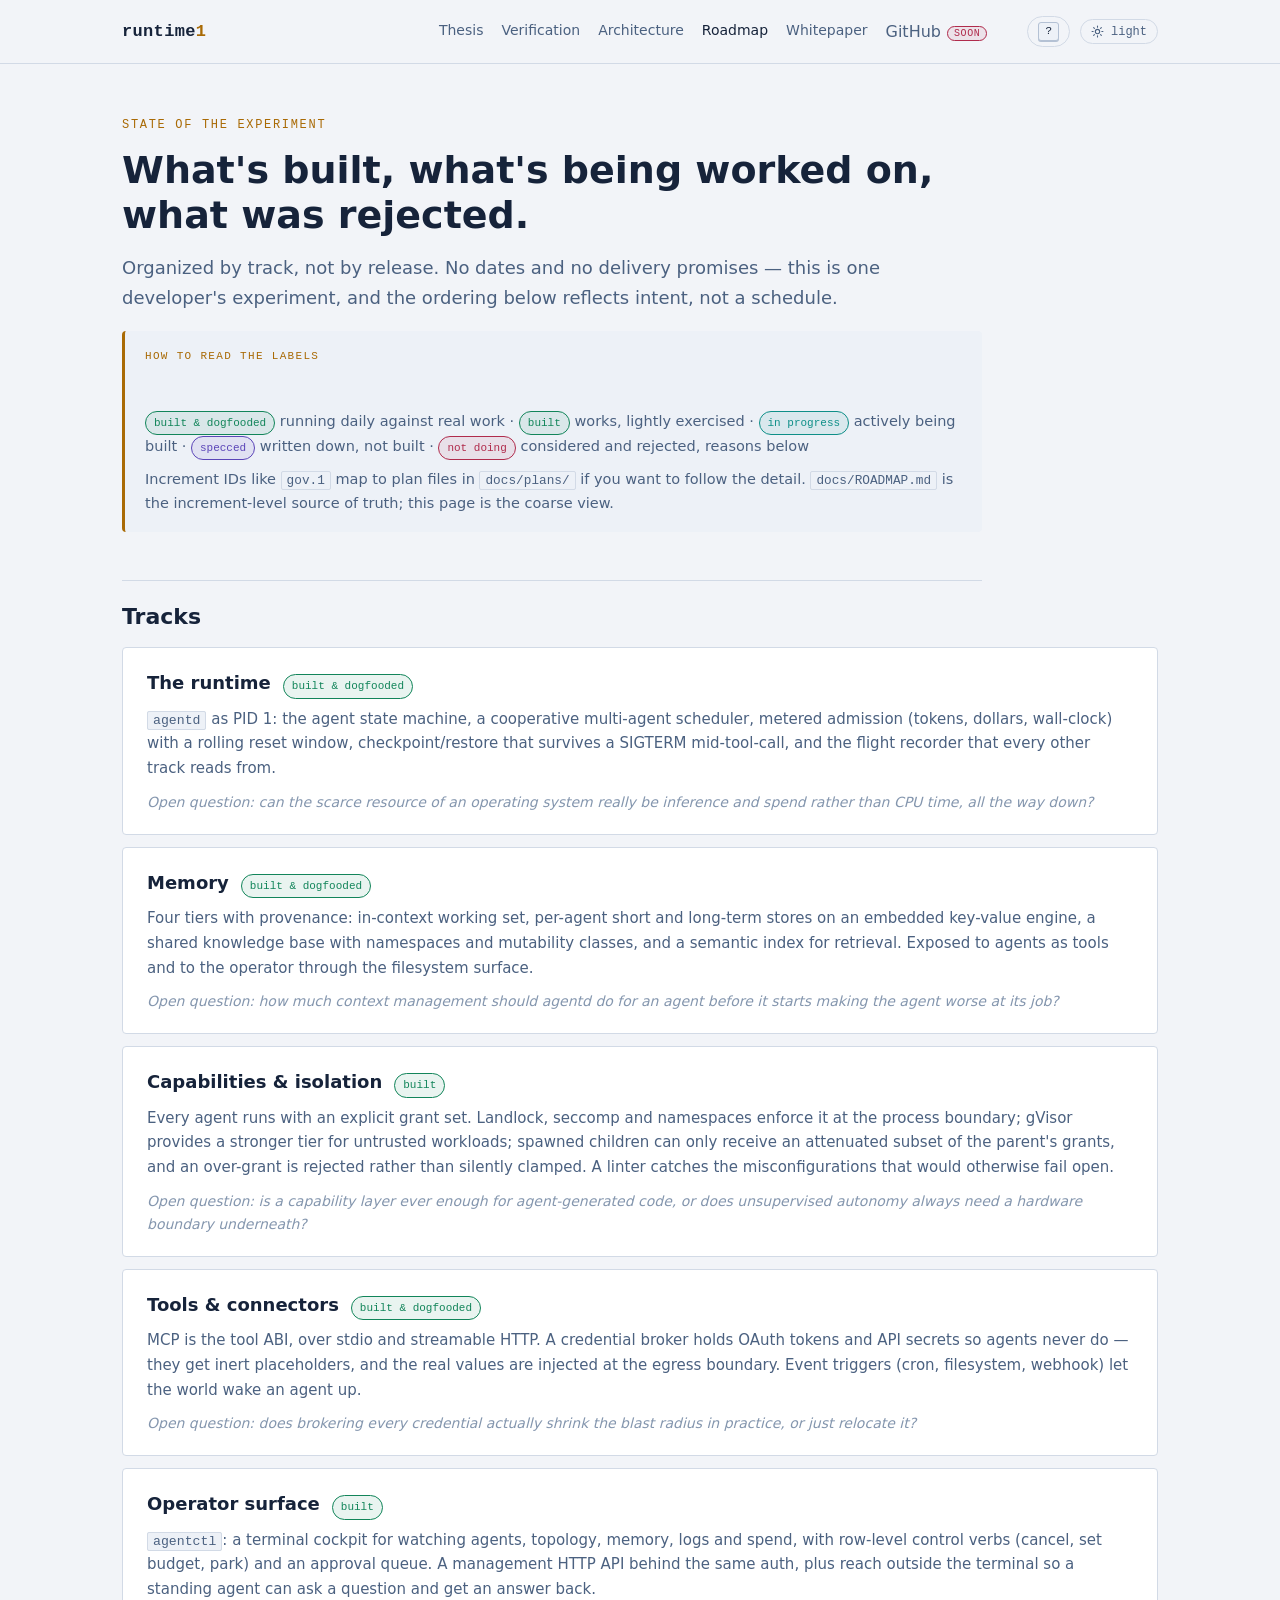
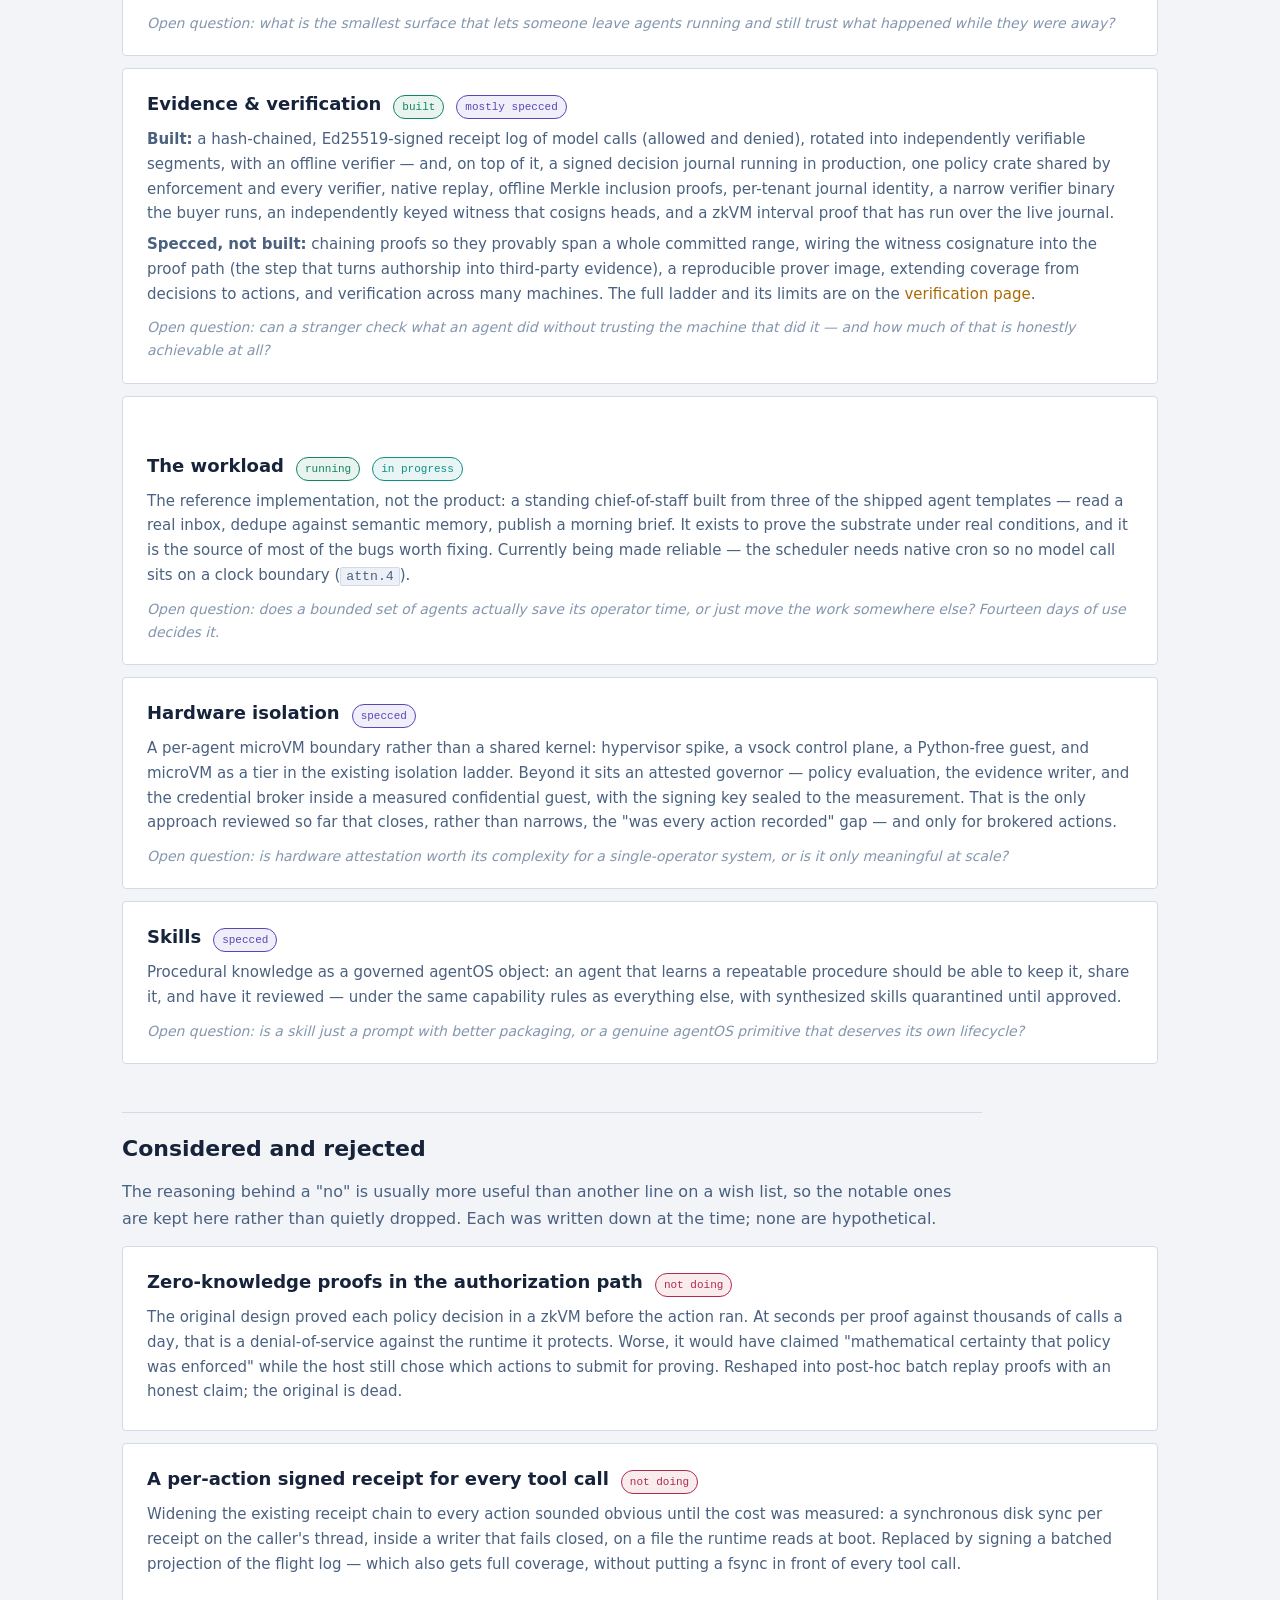
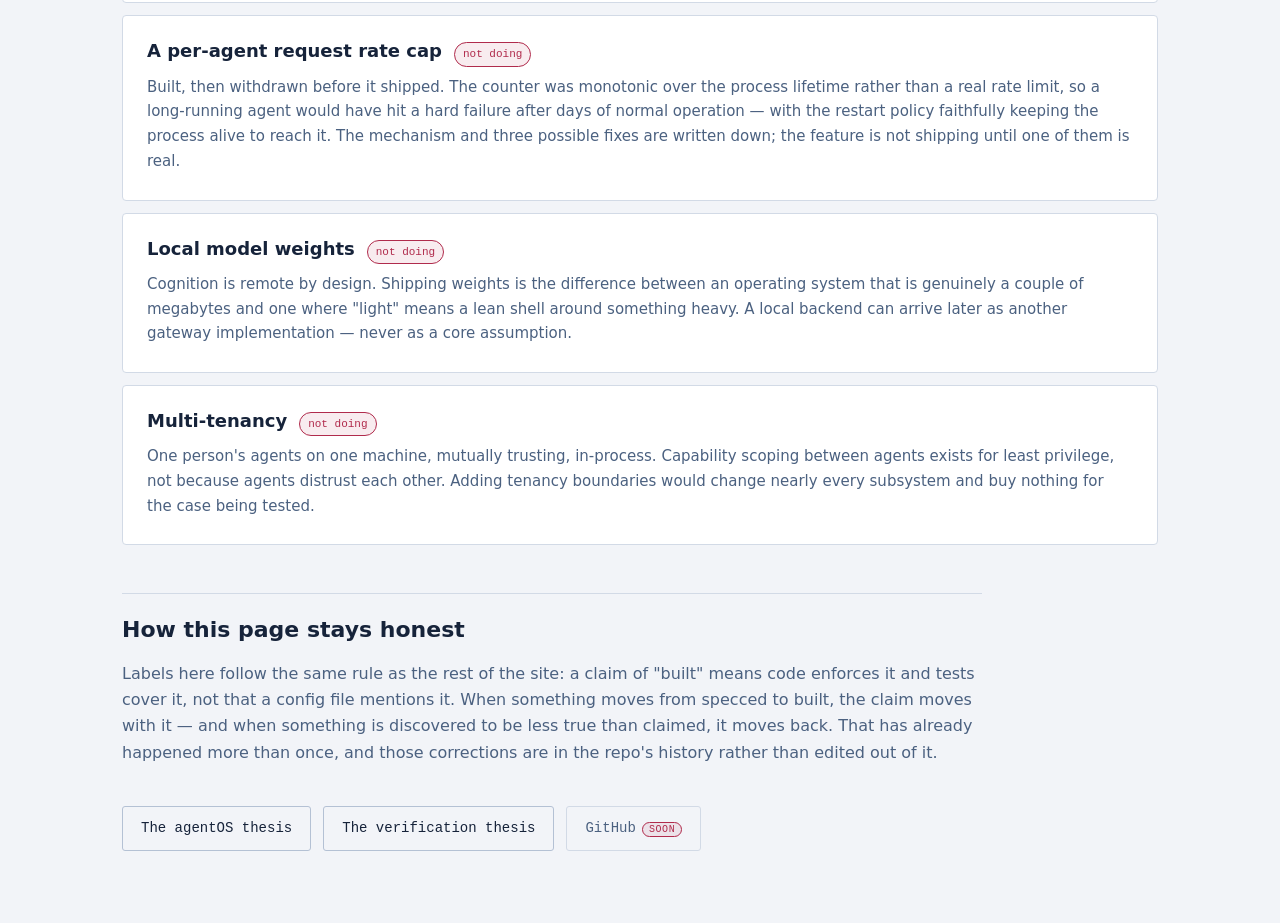
<file: roadmap.html>
<!DOCTYPE html>
<html lang="en">
<head>
<meta charset="utf-8">
<meta name="viewport" content="width=device-width, initial-scale=1">
<title>runtime1 — roadmap</title>
<meta name="description" content="What runtime1 has built, what is being worked on, what is only specced, and what was deliberately rejected — organized by track, with no dates.">
<link rel="stylesheet" href="style.css">
<script>try{var t=localStorage.getItem('runtime1-theme');if(t)document.documentElement.dataset.theme=t}catch(e){}</script>
</head>
<body>
<div class="progress"><span></span></div>
<header class="topbar">
  <nav class="nav">
    <span class="brand"><a href="index.html" style="color:inherit">runtime<b>1</b></a></span>
    <div class="links">
      <a href="thesis.html">Thesis</a>
      <a href="zk-verification.html">Verification</a>
      <a href="architecture.html">Architecture</a>
      <a href="roadmap.html" class="here">Roadmap</a>
      <a href="whitepaper.html">Whitepaper</a>
      <span class="soon" title="the repository is not public yet">GitHub<em>soon</em></span>
    </div>
    <div class="tools">
      <button type="button" class="keyhint" data-help aria-label="Keyboard shortcuts"><kbd>?</kbd></button>
      <button type="button" class="tt" data-theme-toggle aria-pressed="false" title="Switch to light (t)">
        <svg class="moon" viewBox="0 0 24 24" fill="none" stroke="currentColor" stroke-width="2"
             stroke-linecap="round" stroke-linejoin="round" aria-hidden="true"><path d="M21 12.79A9 9 0 1 1 11.21 3 7 7 0 0 0 21 12.79z"/></svg>
        <svg class="sun" viewBox="0 0 24 24" fill="none" stroke="currentColor" stroke-width="2"
             stroke-linecap="round" stroke-linejoin="round" aria-hidden="true"><circle cx="12" cy="12" r="4"/><path d="M12 2v2M12 20v2M4.9 4.9l1.4 1.4M17.7 17.7l1.4 1.4M2 12h2M20 12h2M6.3 17.7l-1.4 1.4M19.1 4.9l-1.4 1.4"/></svg>
        <span class="tt-label">dark</span>
      </button>
    </div>
  </nav>
</header>

<div class="wrap doc">


  <p class="eyebrow">state of the experiment</p>
  <h1>What's built, what's being worked on, what was rejected.</h1>
  <p class="lead">
    Organized by track, not by release. No dates and no delivery promises — this is one
    developer's experiment, and the ordering below reflects intent, not a schedule.
  </p>

  <div class="callout">
    <p class="k">how to read the labels</p>
    <p>
      <span class="badge enf">built &amp; dogfooded</span> running daily against real work ·
      <span class="badge enf">built</span> works, lightly exercised ·
      <span class="badge next">in progress</span> actively being built ·
      <span class="badge road">specced</span> written down, not built ·
      <span class="badge abs">not doing</span> considered and rejected, reasons below
    </p>
    <p>
      Increment IDs like <code>gov.1</code> map to plan files in <code>docs/plans/</code> if you
      want to follow the detail. <code>docs/ROADMAP.md</code> is the increment-level source of
      truth; this page is the coarse view.
    </p>
  </div>

  <h2>Tracks</h2>

  <div class="track">
    <div class="track-hd">
      <h3>The runtime</h3>
      <span class="badge enf">built &amp; dogfooded</span>
    </div>
    <p><code>agentd</code> as PID 1: the agent state machine, a cooperative multi-agent
    scheduler, metered admission (tokens, dollars, wall-clock) with a rolling reset window,
    checkpoint/restore that survives a SIGTERM mid-tool-call, and the flight recorder that
    every other track reads from.</p>
    <p class="q">Open question: can the scarce resource of an operating system really be inference and
    spend rather than CPU time, all the way down?</p>
  </div>

  <div class="track">
    <div class="track-hd">
      <h3>Memory</h3>
      <span class="badge enf">built &amp; dogfooded</span>
    </div>
    <p>Four tiers with provenance: in-context working set, per-agent short and long-term
    stores on an embedded key-value engine, a shared knowledge base with namespaces and
    mutability classes, and a semantic index for retrieval. Exposed to agents as tools and to
    the operator through the filesystem surface.</p>
    <p class="q">Open question: how much context management should agentd do <em>for</em> an
    agent before it starts making the agent worse at its job?</p>
  </div>

  <div class="track">
    <div class="track-hd">
      <h3>Capabilities &amp; isolation</h3>
      <span class="badge enf">built</span>
    </div>
    <p>Every agent runs with an explicit grant set. Landlock, seccomp and namespaces enforce
    it at the process boundary; gVisor provides a stronger tier for untrusted workloads;
    spawned children can only receive an attenuated subset of the parent's grants, and an
    over-grant is rejected rather than silently clamped. A linter catches the misconfigurations
    that would otherwise fail open.</p>
    <p class="q">Open question: is a capability layer ever enough for agent-generated code, or
    does unsupervised autonomy always need a hardware boundary underneath?</p>
  </div>

  <div class="track">
    <div class="track-hd">
      <h3>Tools &amp; connectors</h3>
      <span class="badge enf">built &amp; dogfooded</span>
    </div>
    <p>MCP is the tool ABI, over stdio and streamable HTTP. A credential broker holds OAuth
    tokens and API secrets so agents never do — they get inert placeholders, and the real
    values are injected at the egress boundary. Event triggers (cron, filesystem, webhook) let
    the world wake an agent up.</p>
    <p class="q">Open question: does brokering every credential actually shrink the blast
    radius in practice, or just relocate it?</p>
  </div>

  <div class="track">
    <div class="track-hd">
      <h3>Operator surface</h3>
      <span class="badge enf">built</span>
    </div>
    <p><code>agentctl</code>: a terminal cockpit for watching agents, topology, memory, logs
    and spend, with row-level control verbs (cancel, set budget, park) and an approval queue.
    A management HTTP API behind the same auth, plus reach outside the terminal so a standing
    agent can ask a question and get an answer back.</p>
    <p class="q">Open question: what is the smallest surface that lets someone leave agents
    running and still trust what happened while they were away?</p>
  </div>

  <div class="track">
    <div class="track-hd">
      <h3>Evidence &amp; verification</h3>
      <span class="badge enf">built</span>
      <span class="badge road">mostly specced</span>
    </div>
    <p><b>Built:</b> a hash-chained, Ed25519-signed receipt log of model calls (allowed and
    denied), rotated into independently verifiable segments, with an offline verifier — and,
    on top of it, a signed decision journal running in production, one policy crate shared by
    enforcement and every verifier, native replay, offline Merkle inclusion proofs, per-tenant
    journal identity, a narrow verifier binary the buyer runs, an independently keyed witness
    that cosigns heads, and a zkVM interval proof that has run over the live journal.</p>
    <p><b>Specced, not built:</b> chaining proofs so they provably span a whole committed range,
    wiring the witness cosignature into the proof path (the step that turns authorship into
    third-party evidence), a reproducible prover image, extending coverage from decisions to
    actions, and verification across many machines.
    The full ladder and its limits are on the <a href="zk-verification.html">verification
    page</a>.</p>
    <p class="q">Open question: can a stranger check what an agent did without trusting the
    machine that did it — and how much of that is honestly achievable at all?</p>
  </div>

  <div class="track">
    <div class="track-hd">
      <h3>The workload</h3>
      <span class="badge enf">running</span>
      <span class="badge next">in progress</span>
    </div>
    <p>The reference implementation, not the product: a standing chief-of-staff built from three
    of the shipped agent templates — read a real inbox, dedupe against semantic memory, publish
    a morning brief. It exists to prove the substrate under real conditions, and it is the source of most of the bugs worth fixing. Currently being made
    reliable — the scheduler needs native cron so no model call sits on a clock boundary
    (<code>attn.4</code>).</p>
    <p class="q">Open question: does a bounded set of agents actually save its operator time, or
    just move the work somewhere else? Fourteen days of use decides it.</p>
  </div>

  <div class="track">
    <div class="track-hd">
      <h3>Hardware isolation</h3>
      <span class="badge road">specced</span>
    </div>
    <p>A per-agent microVM boundary rather than a shared kernel: hypervisor spike, a vsock
    control plane, a Python-free guest, and microVM as a tier in the existing isolation ladder.
    Beyond it sits an attested governor — policy evaluation, the evidence writer, and the
    credential broker inside a measured confidential guest, with the signing key sealed to the
    measurement. That is the only approach reviewed so far that closes, rather than narrows,
    the "was every action recorded" gap — and only for brokered actions.</p>
    <p class="q">Open question: is hardware attestation worth its complexity for a
    single-operator system, or is it only meaningful at scale?</p>
  </div>

  <div class="track">
    <div class="track-hd">
      <h3>Skills</h3>
      <span class="badge road">specced</span>
    </div>
    <p>Procedural knowledge as a governed agentOS object: an agent that learns a repeatable
    procedure should be able to keep it, share it, and have it reviewed — under the same
    capability rules as everything else, with synthesized skills quarantined until approved.</p>
    <p class="q">Open question: is a skill just a prompt with better packaging, or a genuine
    agentOS primitive that deserves its own lifecycle?</p>
  </div>

  <h2>Considered and rejected</h2>
  <p class="mut">
    The reasoning behind a "no" is usually more useful than another line on a wish list, so
    the notable ones are kept here rather than quietly dropped. Each was written down at the
    time; none are hypothetical.
  </p>

  <div class="track">
    <div class="track-hd">
      <h3>Zero-knowledge proofs in the authorization path</h3>
      <span class="badge abs">not doing</span>
    </div>
    <p>The original design proved each policy decision in a zkVM before the action ran. At
    seconds per proof against thousands of calls a day, that is a denial-of-service against
    the runtime it protects. Worse, it would have claimed "mathematical certainty that policy
    was enforced" while the host still chose which actions to submit for proving. Reshaped
    into post-hoc batch replay proofs with an honest claim; the original is dead.</p>
  </div>

  <div class="track">
    <div class="track-hd">
      <h3>A per-action signed receipt for every tool call</h3>
      <span class="badge abs">not doing</span>
    </div>
    <p>Widening the existing receipt chain to every action sounded obvious until the cost was
    measured: a synchronous disk sync per receipt on the caller's thread, inside a writer that
    fails closed, on a file the runtime reads at boot. Replaced by signing a batched projection
    of the flight log — which also gets full coverage, without putting a fsync in front of every
    tool call.</p>
  </div>

  <div class="track">
    <div class="track-hd">
      <h3>A per-agent request rate cap</h3>
      <span class="badge abs">not doing</span>
    </div>
    <p>Built, then withdrawn before it shipped. The counter was monotonic over the process
    lifetime rather than a real rate limit, so a long-running agent would have hit a hard
    failure after days of normal operation — with the restart policy faithfully keeping the
    process alive to reach it. The mechanism and three possible fixes are written down; the
    feature is not shipping until one of them is real.</p>
  </div>

  <div class="track">
    <div class="track-hd">
      <h3>Local model weights</h3>
      <span class="badge abs">not doing</span>
    </div>
    <p>Cognition is remote by design. Shipping weights is the difference between an operating system that is
    genuinely a couple of megabytes and one where "light" means a lean shell around something
    heavy. A local backend can arrive later as another gateway implementation — never as a core
    assumption.</p>
  </div>

  <div class="track">
    <div class="track-hd">
      <h3>Multi-tenancy</h3>
      <span class="badge abs">not doing</span>
    </div>
    <p>One person's agents on one machine, mutually trusting, in-process. Capability scoping
    between agents exists for least privilege, not because agents distrust each other. Adding
    tenancy boundaries would change nearly every subsystem and buy nothing for the case being
    tested.</p>
  </div>

  <h2>How this page stays honest</h2>
  <p class="mut">
    Labels here follow the same rule as the rest of the site: a claim of "built" means code
    enforces it and tests cover it, not that a config file mentions it. When something moves
    from specced to built, the claim moves with it — and when something is discovered to be
    less true than claimed, it moves back. That has already happened more than once, and those
    corrections are in the repo's history rather than edited out of it.
  </p>

  <div class="next-row">
    <a class="btn" href="thesis.html">The agentOS thesis</a>
    <a class="btn" href="zk-verification.html">The verification thesis</a>
    <span class="btn soon-btn" title="the repository is not public yet">GitHub<em>soon</em></span>
  </div>

</div>
<script src="app.js"></script>
</body>
</html>
</file>
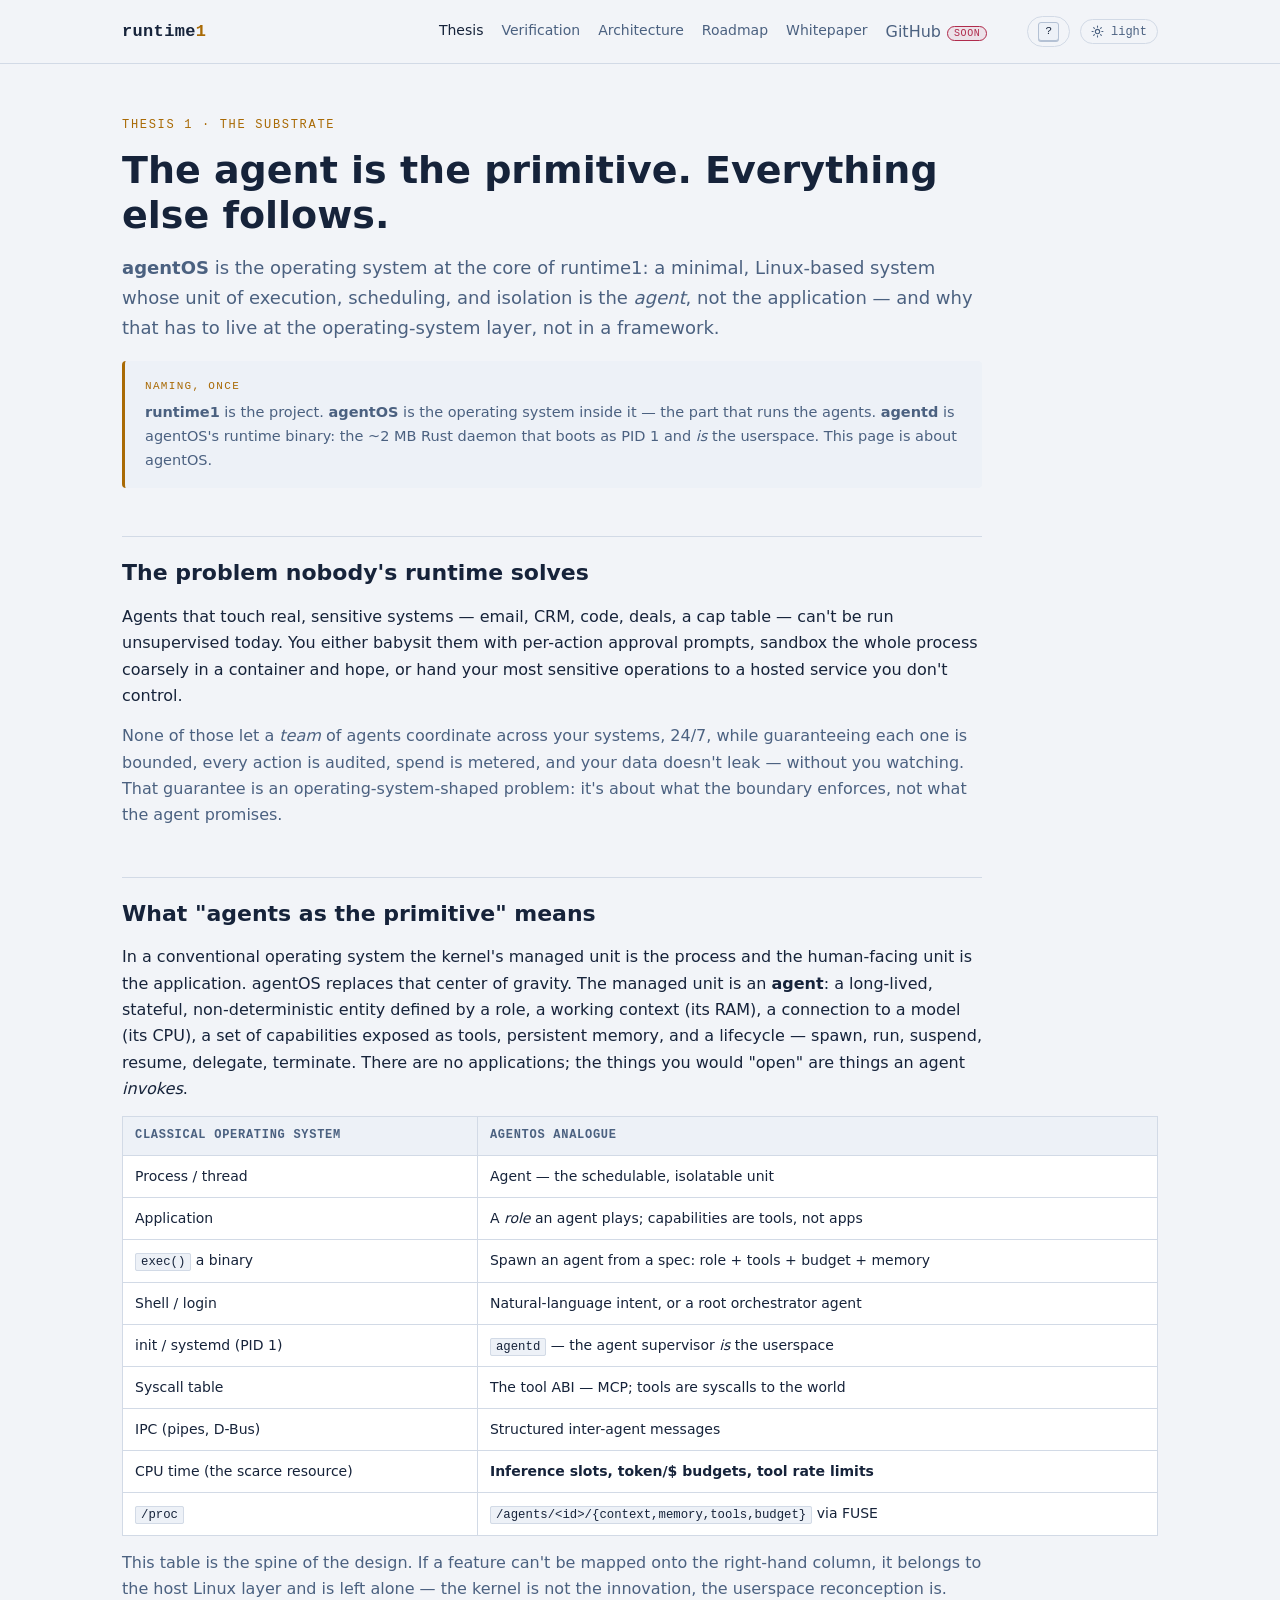
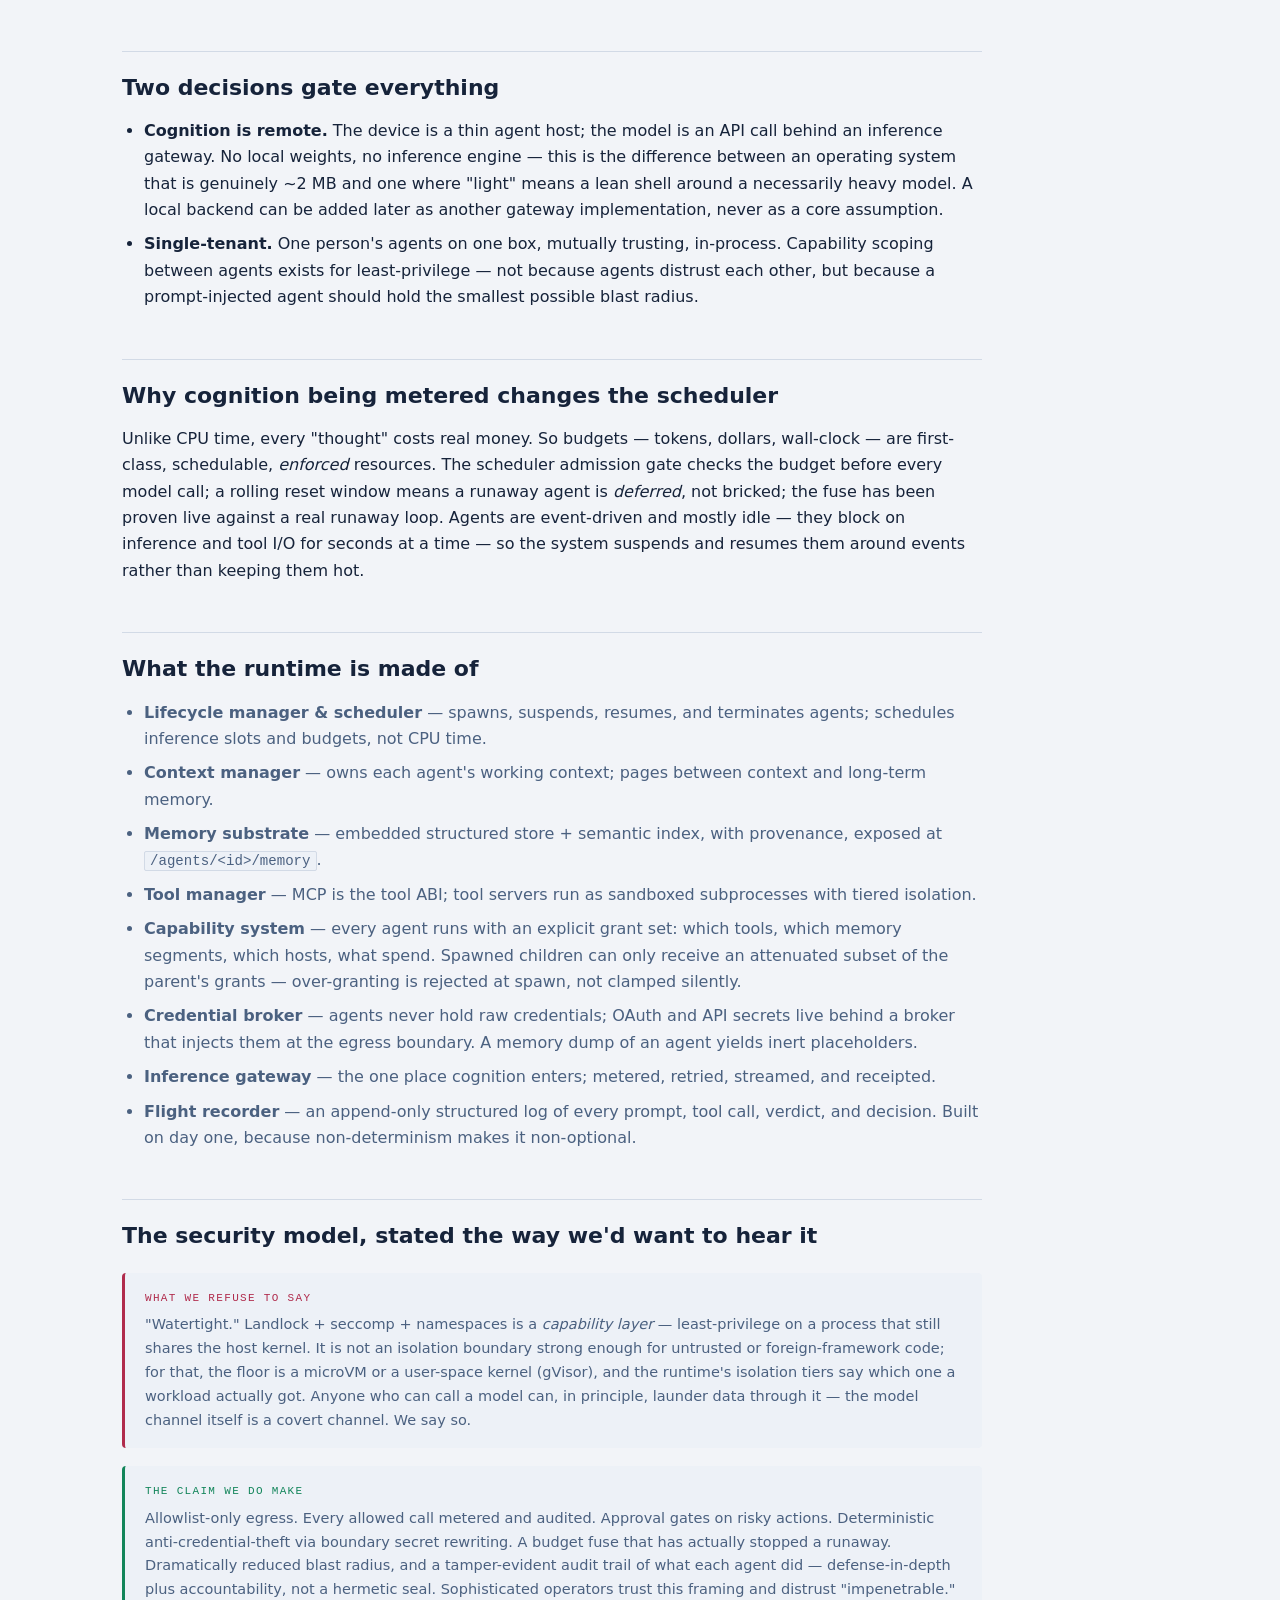
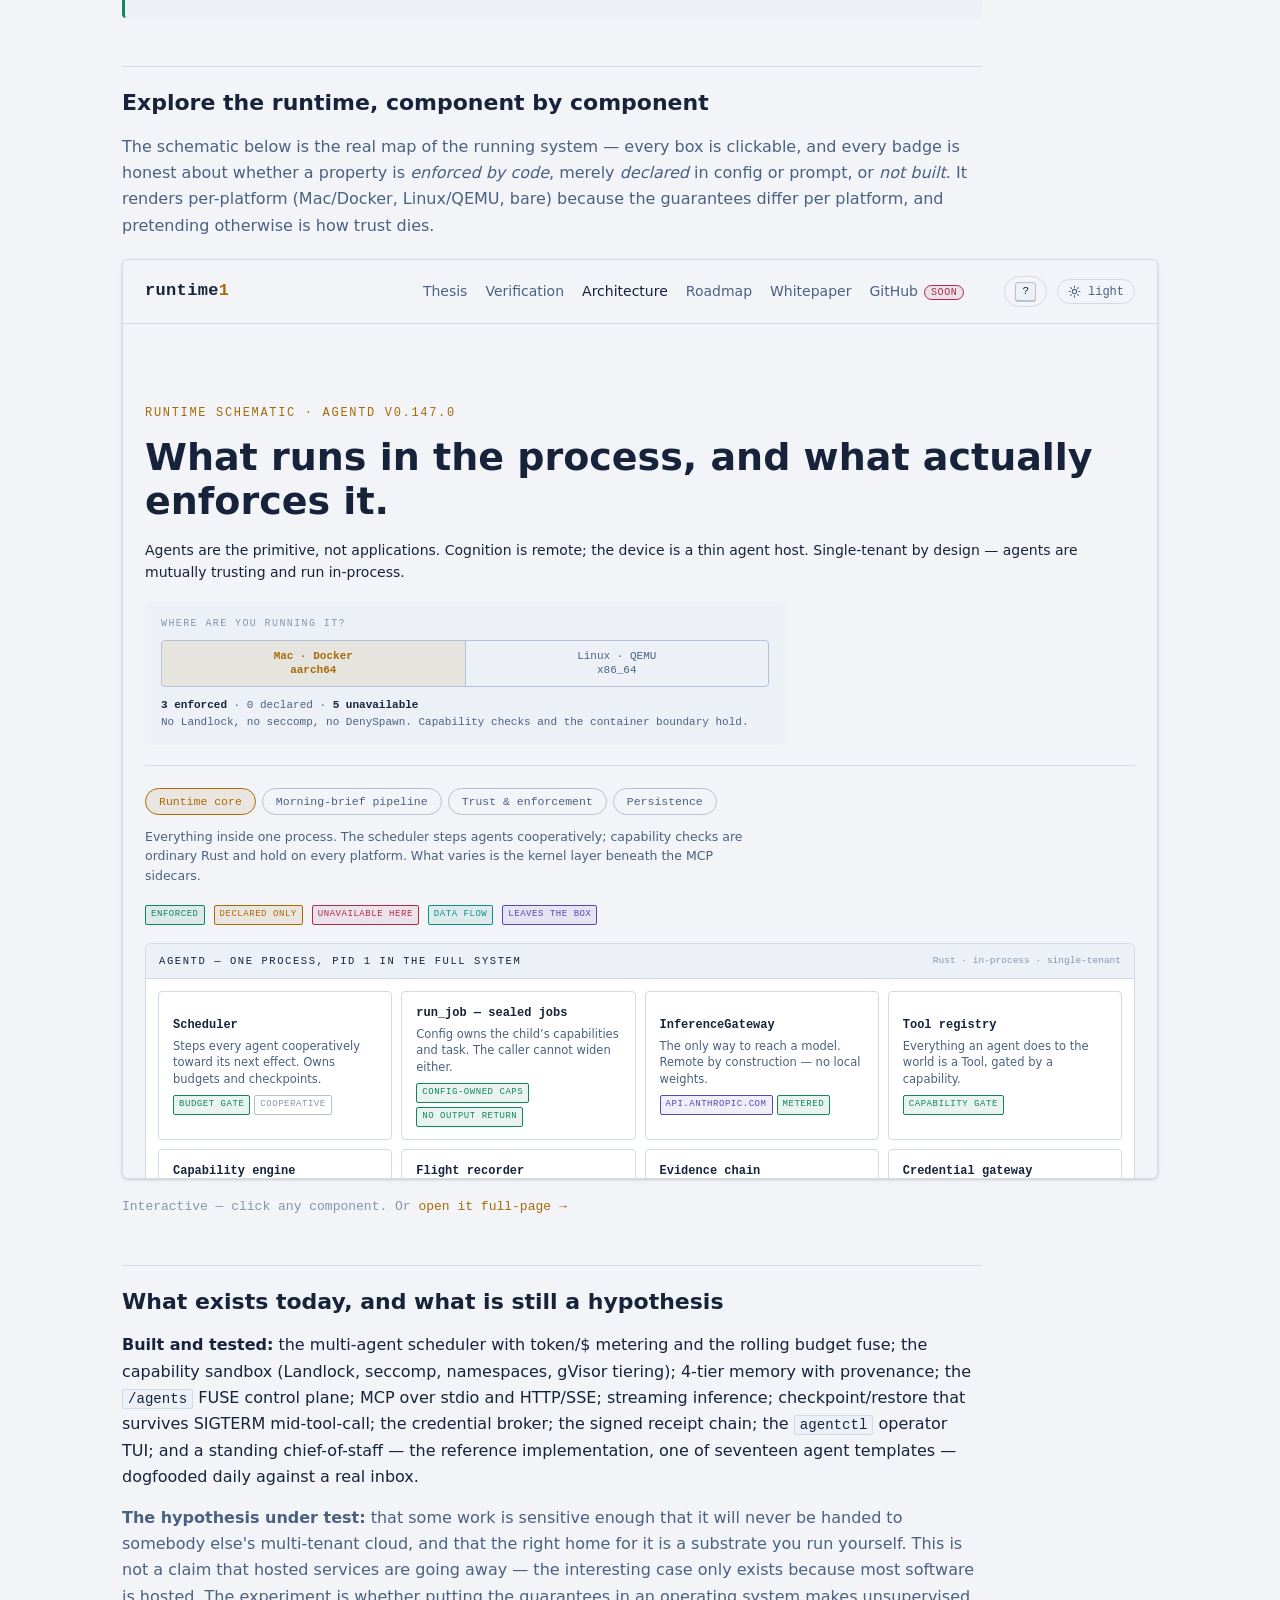
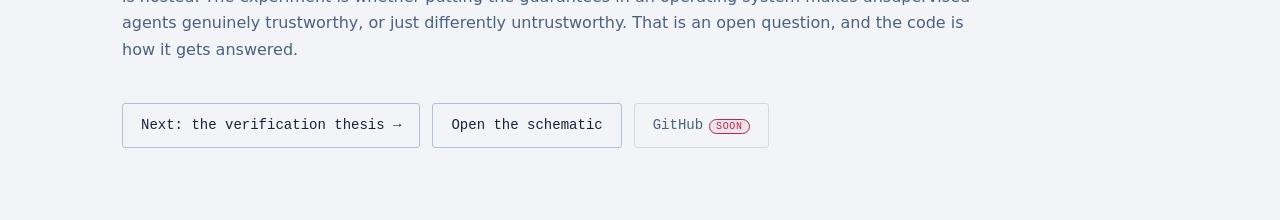
<file: thesis.html>
<!DOCTYPE html>
<html lang="en">
<head>
<meta charset="utf-8">
<meta name="viewport" content="width=device-width, initial-scale=1">
<title>runtime1 — the agentOS thesis</title>
<meta name="description" content="Why the agent should be the operating system's primitive: a minimal Linux distro whose entire userspace is the agent runtime, scheduling tokens and dollars instead of CPU time.">
<link rel="stylesheet" href="style.css">
<script>try{var t=localStorage.getItem('runtime1-theme');if(t)document.documentElement.dataset.theme=t}catch(e){}</script>
</head>
<body>
<div class="progress"><span></span></div>
<header class="topbar">
  <nav class="nav">
    <span class="brand"><a href="index.html" style="color:inherit">runtime<b>1</b></a></span>
    <div class="links">
      <a href="thesis.html" class="here">Thesis</a>
      <a href="zk-verification.html">Verification</a>
      <a href="architecture.html">Architecture</a>
      <a href="roadmap.html">Roadmap</a>
      <a href="whitepaper.html">Whitepaper</a>
      <span class="soon" title="the repository is not public yet">GitHub<em>soon</em></span>
    </div>
    <div class="tools">
      <button type="button" class="keyhint" data-help aria-label="Keyboard shortcuts"><kbd>?</kbd></button>
      <button type="button" class="tt" data-theme-toggle aria-pressed="false" title="Switch to light (t)">
        <svg class="moon" viewBox="0 0 24 24" fill="none" stroke="currentColor" stroke-width="2"
             stroke-linecap="round" stroke-linejoin="round" aria-hidden="true"><path d="M21 12.79A9 9 0 1 1 11.21 3 7 7 0 0 0 21 12.79z"/></svg>
        <svg class="sun" viewBox="0 0 24 24" fill="none" stroke="currentColor" stroke-width="2"
             stroke-linecap="round" stroke-linejoin="round" aria-hidden="true"><circle cx="12" cy="12" r="4"/><path d="M12 2v2M12 20v2M4.9 4.9l1.4 1.4M17.7 17.7l1.4 1.4M2 12h2M20 12h2M6.3 17.7l-1.4 1.4M19.1 4.9l-1.4 1.4"/></svg>
        <span class="tt-label">dark</span>
      </button>
    </div>
  </nav>
</header>

<div class="wrap doc">


  <p class="eyebrow">thesis 1 · the substrate</p>
  <h1>The agent is the primitive. Everything else follows.</h1>
  <p class="lead">
    <b>agentOS</b> is the operating system at the core of runtime1: a minimal, Linux-based
    system whose unit of execution, scheduling, and isolation is the <em>agent</em>, not the
    application — and why that has to live at the operating-system layer, not in a framework.
  </p>
  <div class="callout">
    <p class="k">naming, once</p>
    <p><b>runtime1</b> is the project. <b>agentOS</b> is the operating system inside it — the
    part that runs the agents. <b>agentd</b> is agentOS's runtime binary: the ~2&nbsp;MB Rust
    daemon that boots as PID&nbsp;1 and <em>is</em> the userspace. This page is about agentOS.</p>
  </div>

  <h2>The problem nobody's runtime solves</h2>
  <p>
    Agents that touch real, sensitive systems — email, CRM, code, deals, a cap table — can't be
    run unsupervised today. You either babysit them with per-action approval prompts, sandbox
    the whole process coarsely in a container and hope, or hand your most sensitive operations
    to a hosted service you don't control.
  </p>
  <p class="mut">
    None of those let a <em>team</em> of agents coordinate across your systems, 24/7, while
    guaranteeing each one is bounded, every action is audited, spend is metered, and your data
    doesn't leak — without you watching. That guarantee is an operating-system-shaped problem:
    it's about what the boundary enforces, not what the agent promises.
  </p>

  <h2>What "agents as the primitive" means</h2>
  <p>
    In a conventional operating system the kernel's managed unit is the process and the human-facing unit is
    the application. agentOS replaces that center of gravity. The managed unit is an
    <b>agent</b>: a long-lived, stateful, non-deterministic entity defined by a role, a working
    context (its RAM), a connection to a model (its CPU), a set of capabilities exposed as
    tools, persistent memory, and a lifecycle — spawn, run, suspend, resume, delegate,
    terminate. There are no applications; the things you would "open" are things an agent
    <em>invokes</em>.
  </p>
  <table>
    <thead><tr><th>Classical operating system</th><th>agentOS analogue</th></tr></thead>
    <tbody>
      <tr><td>Process / thread</td><td>Agent — the schedulable, isolatable unit</td></tr>
      <tr><td>Application</td><td>A <em>role</em> an agent plays; capabilities are tools, not apps</td></tr>
      <tr><td><code>exec()</code> a binary</td><td>Spawn an agent from a spec: role + tools + budget + memory</td></tr>
      <tr><td>Shell / login</td><td>Natural-language intent, or a root orchestrator agent</td></tr>
      <tr><td>init / systemd (PID 1)</td><td><code>agentd</code> — the agent supervisor <em>is</em> the userspace</td></tr>
      <tr><td>Syscall table</td><td>The tool ABI — MCP; tools are syscalls to the world</td></tr>
      <tr><td>IPC (pipes, D-Bus)</td><td>Structured inter-agent messages</td></tr>
      <tr><td>CPU time (the scarce resource)</td><td><b>Inference slots, token/$ budgets, tool rate limits</b></td></tr>
      <tr><td><code>/proc</code></td><td><code>/agents/&lt;id&gt;/{context,memory,tools,budget}</code> via FUSE</td></tr>
    </tbody>
  </table>
  <p class="mut">
    This table is the spine of the design. If a feature can't be mapped onto the right-hand
    column, it belongs to the host Linux layer and is left alone — the kernel is not the
    innovation, the userspace reconception is.
  </p>

  <h2>Two decisions gate everything</h2>
  <ul>
    <li><b>Cognition is remote.</b> The device is a thin agent host; the model is an API call
      behind an inference gateway. No local weights, no inference engine — this is the
      difference between an operating system that is genuinely ~2&nbsp;MB and one where "light" means a lean
      shell around a necessarily heavy model. A local backend can be added later as another
      gateway implementation, never as a core assumption.</li>
    <li><b>Single-tenant.</b> One person's agents on one box, mutually trusting, in-process.
      Capability scoping between agents exists for least-privilege — not because agents
      distrust each other, but because a prompt-injected agent should hold the smallest
      possible blast radius.</li>
  </ul>

  <h2>Why cognition being metered changes the scheduler</h2>
  <p>
    Unlike CPU time, every "thought" costs real money. So budgets — tokens, dollars,
    wall-clock — are first-class, schedulable, <em>enforced</em> resources. The scheduler
    admission gate checks the budget before every model call; a rolling reset window means a
    runaway agent is <em>deferred</em>, not bricked; the fuse has been proven live against a
    real runaway loop. Agents are event-driven and mostly idle — they block on inference and
    tool I/O for seconds at a time — so the system suspends and resumes them around events
    rather than keeping them hot.
  </p>

  <h2>What the runtime is made of</h2>
  <ul class="muted-li">
    <li><b>Lifecycle manager &amp; scheduler</b> — spawns, suspends, resumes, and terminates
      agents; schedules inference slots and budgets, not CPU time.</li>
    <li><b>Context manager</b> — owns each agent's working context; pages between context and
      long-term memory.</li>
    <li><b>Memory substrate</b> — embedded structured store + semantic index, with provenance,
      exposed at <code>/agents/&lt;id&gt;/memory</code>.</li>
    <li><b>Tool manager</b> — MCP is the tool ABI; tool servers run as sandboxed subprocesses
      with tiered isolation.</li>
    <li><b>Capability system</b> — every agent runs with an explicit grant set: which tools,
      which memory segments, which hosts, what spend. Spawned children can only receive an
      attenuated subset of the parent's grants — over-granting is rejected at spawn, not
      clamped silently.</li>
    <li><b>Credential broker</b> — agents never hold raw credentials; OAuth and API secrets
      live behind a broker that injects them at the egress boundary. A memory dump of an agent
      yields inert placeholders.</li>
    <li><b>Inference gateway</b> — the one place cognition enters; metered, retried, streamed,
      and receipted.</li>
    <li><b>Flight recorder</b> — an append-only structured log of every prompt, tool call,
      verdict, and decision. Built on day one, because non-determinism makes it non-optional.</li>
  </ul>

  <h2>The security model, stated the way we'd want to hear it</h2>
  <div class="callout red">
    <p class="k">what we refuse to say</p>
    <p>"Watertight." Landlock + seccomp + namespaces is a <em>capability layer</em> —
    least-privilege on a process that still shares the host kernel. It is not an isolation
    boundary strong enough for untrusted or foreign-framework code; for that, the floor is a
    microVM or a user-space kernel (gVisor), and the runtime's isolation tiers say which one a
    workload actually got. Anyone who can call a model can, in principle, launder data through
    it — the model channel itself is a covert channel. We say so.</p>
  </div>
  <div class="callout green">
    <p class="k">the claim we do make</p>
    <p>Allowlist-only egress. Every allowed call metered and audited. Approval gates on risky
    actions. Deterministic anti-credential-theft via boundary secret rewriting. A budget fuse
    that has actually stopped a runaway. Dramatically reduced blast radius, and a tamper-evident
    audit trail of what each agent did — defense-in-depth plus accountability, not a hermetic
    seal. Sophisticated operators trust this framing and distrust "impenetrable."</p>
  </div>

  <h2>Explore the runtime, component by component</h2>
  <p class="mut">
    The schematic below is the real map of the running system — every box is clickable, and
    every badge is honest about whether a property is <em>enforced by code</em>, merely
    <em>declared</em> in config or prompt, or <em>not built</em>. It renders per-platform
    (Mac/Docker, Linux/QEMU, bare) because the guarantees differ per platform, and pretending
    otherwise is how trust dies.
  </p>
  <div class="arch-embed">
    <iframe src="architecture.html" title="runtime1 interactive architecture schematic" loading="lazy"></iframe>
    <p class="cap">Interactive — click any component. Or <a href="architecture.html">open it full-page →</a></p>
  </div>

  <h2>What exists today, and what is still a hypothesis</h2>
  <p>
    <b>Built and tested:</b> the multi-agent scheduler with token/$ metering and the rolling
    budget fuse; the capability sandbox (Landlock, seccomp, namespaces, gVisor tiering);
    4-tier memory with provenance; the <code>/agents</code> FUSE control plane; MCP over stdio
    and HTTP/SSE; streaming inference; checkpoint/restore that survives SIGTERM mid-tool-call;
    the credential broker; the signed receipt chain; the <code>agentctl</code> operator TUI;
    and a standing chief-of-staff — the reference implementation, one of seventeen agent
    templates — dogfooded daily against a real inbox.
  </p>
  <p class="mut">
    <b>The hypothesis under test:</b> that some work is sensitive enough that it will never
    be handed to somebody else's multi-tenant cloud, and that the right home for it is a
    substrate you run yourself. This is not a claim that hosted services are going away — the
    interesting case only exists because most software is hosted. The experiment is whether
    putting the guarantees in an operating system makes unsupervised agents genuinely trustworthy, or just
    differently untrustworthy. That is an open question, and the code is how it gets answered.
  </p>

  <div class="next">
    <a class="btn" href="zk-verification.html">Next: the verification thesis →</a>
    <a class="btn" href="architecture.html">Open the schematic</a>
    <span class="btn soon-btn" title="the repository is not public yet">GitHub<em>soon</em></span>
  </div>

</div>
<script src="app.js"></script>
</body>
</html>
</file>
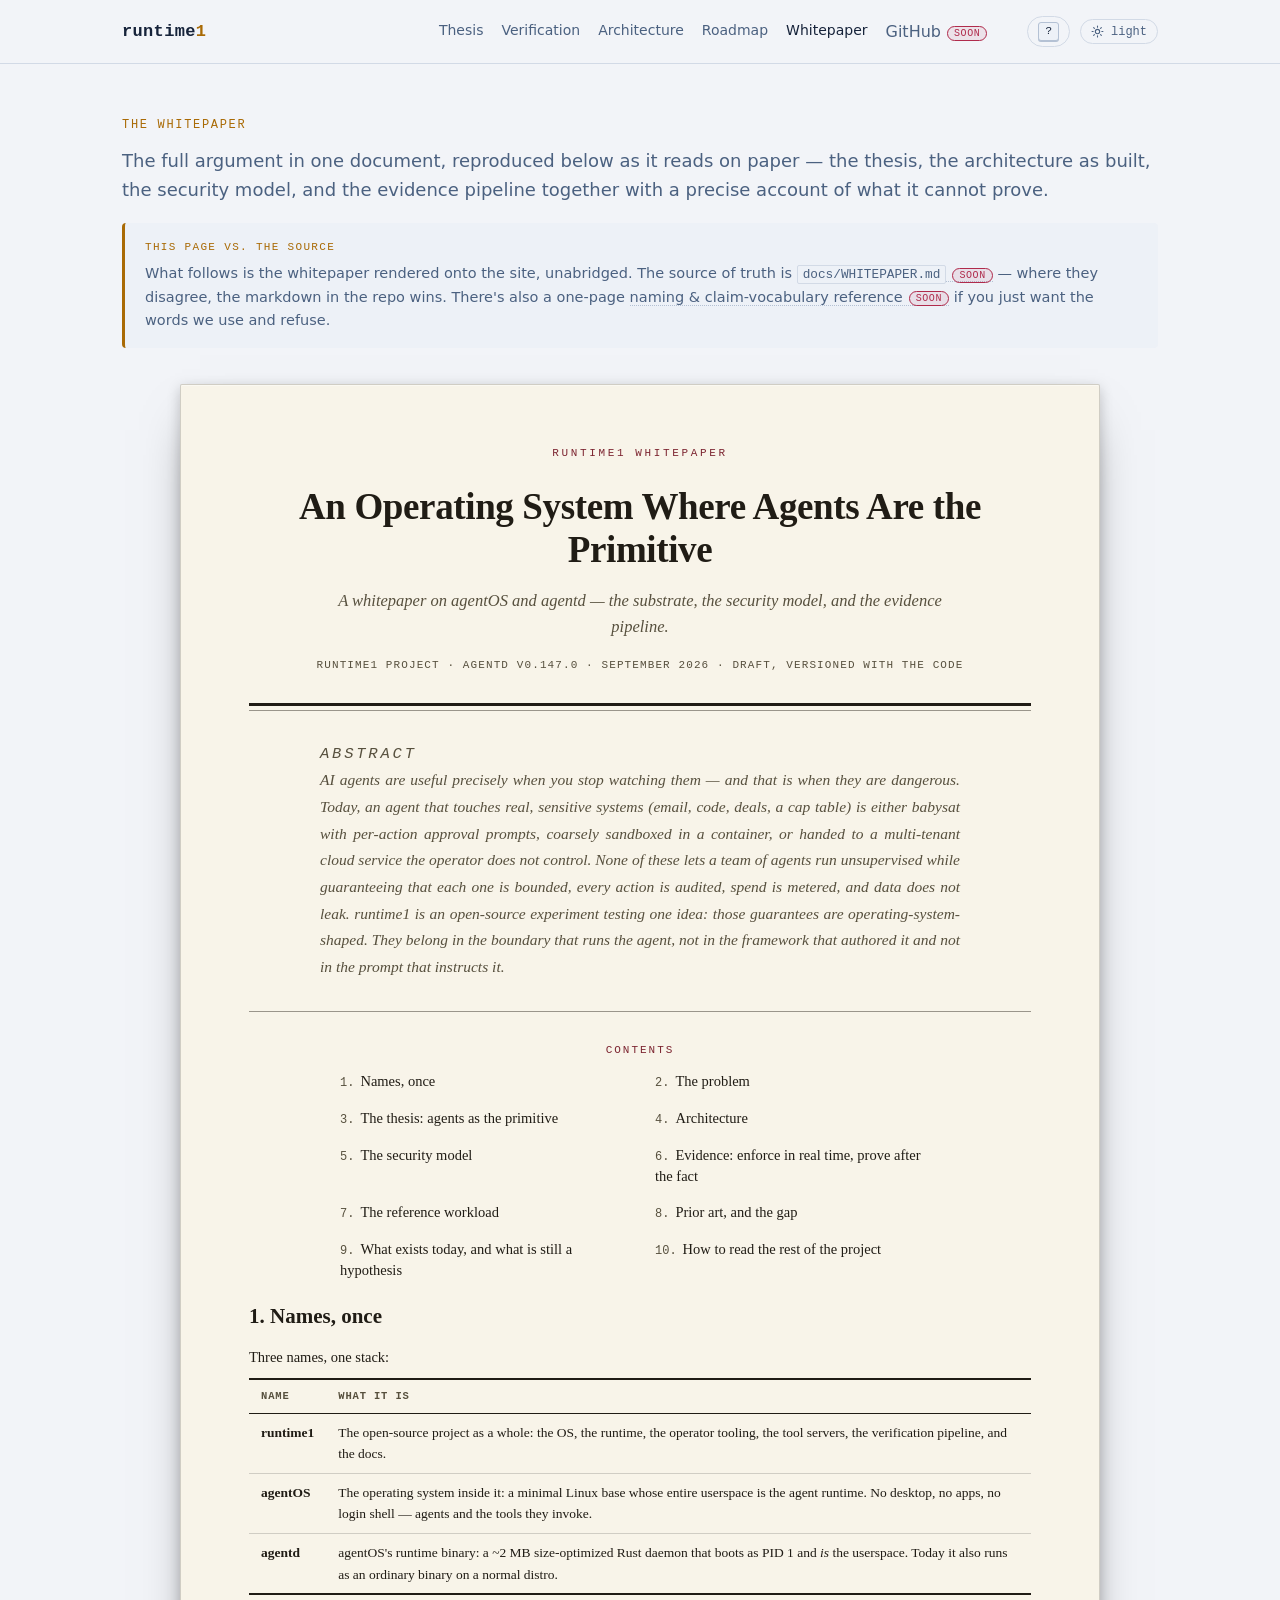
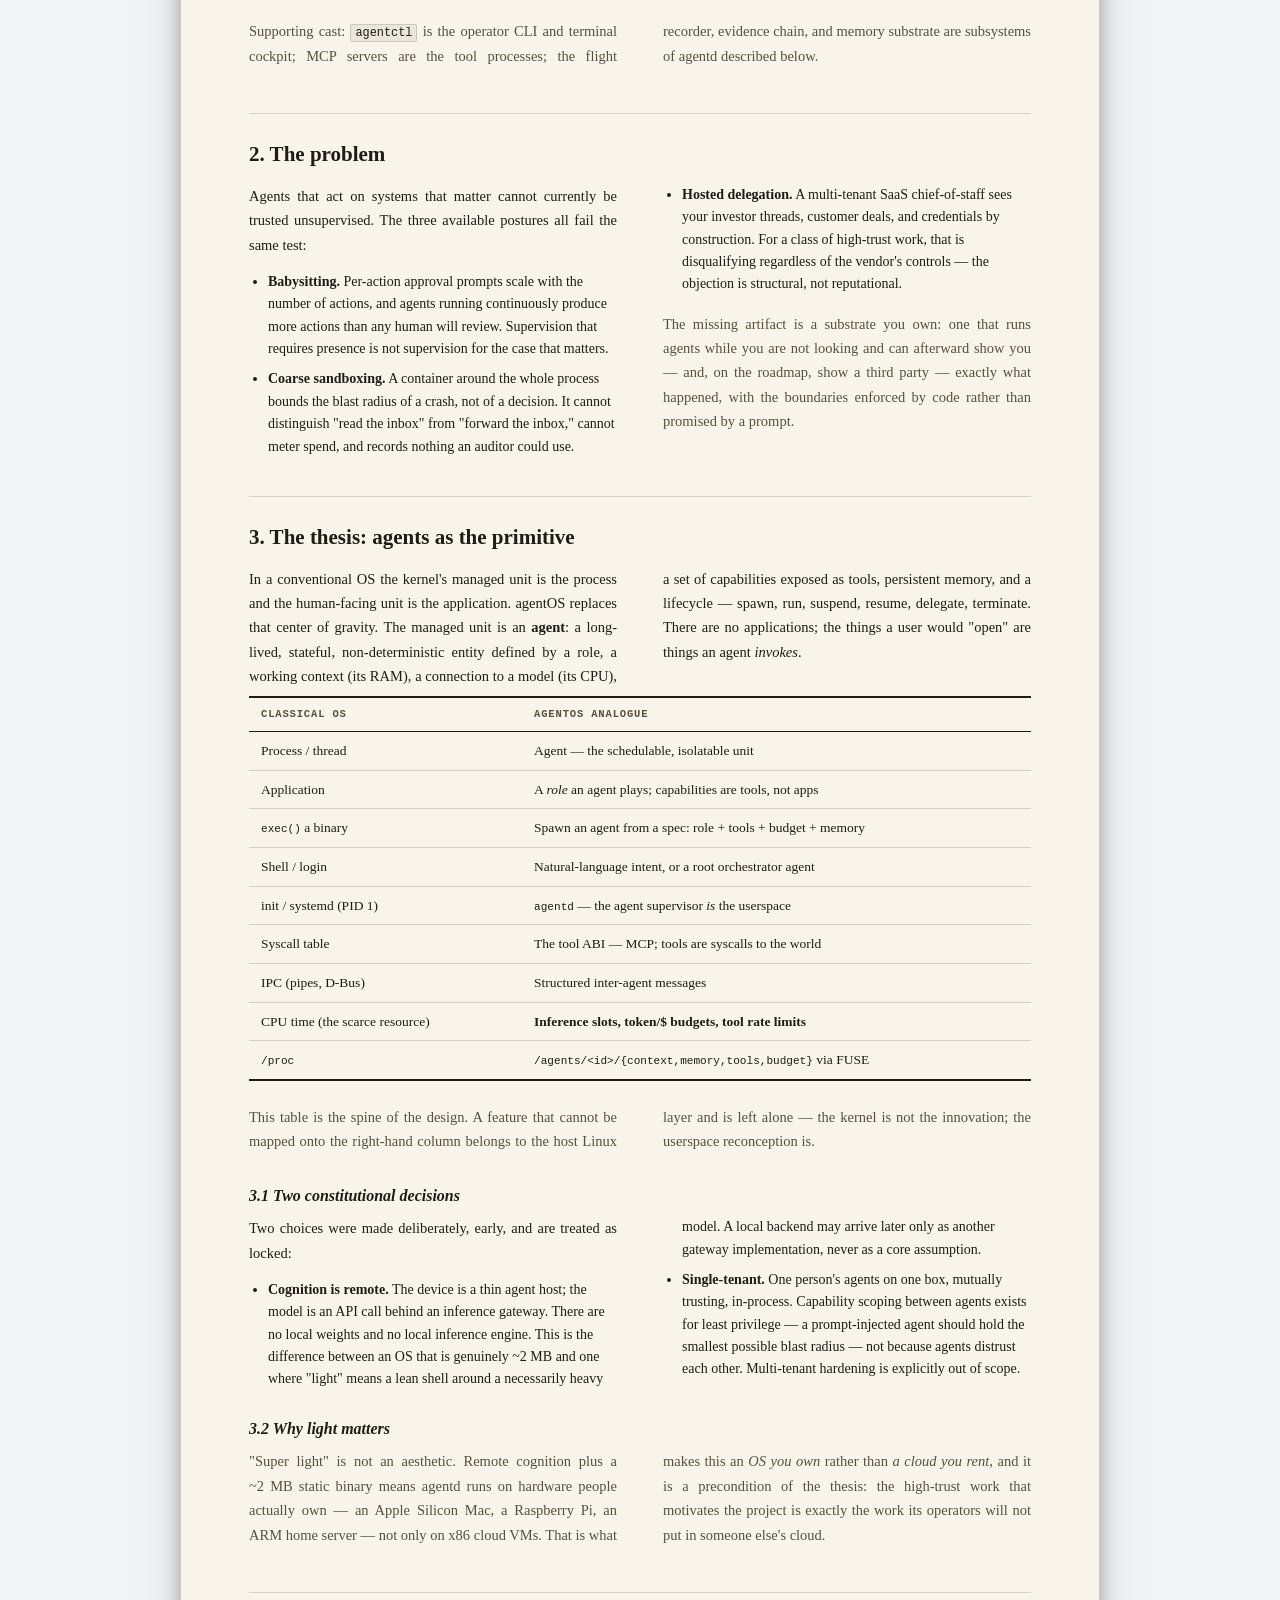
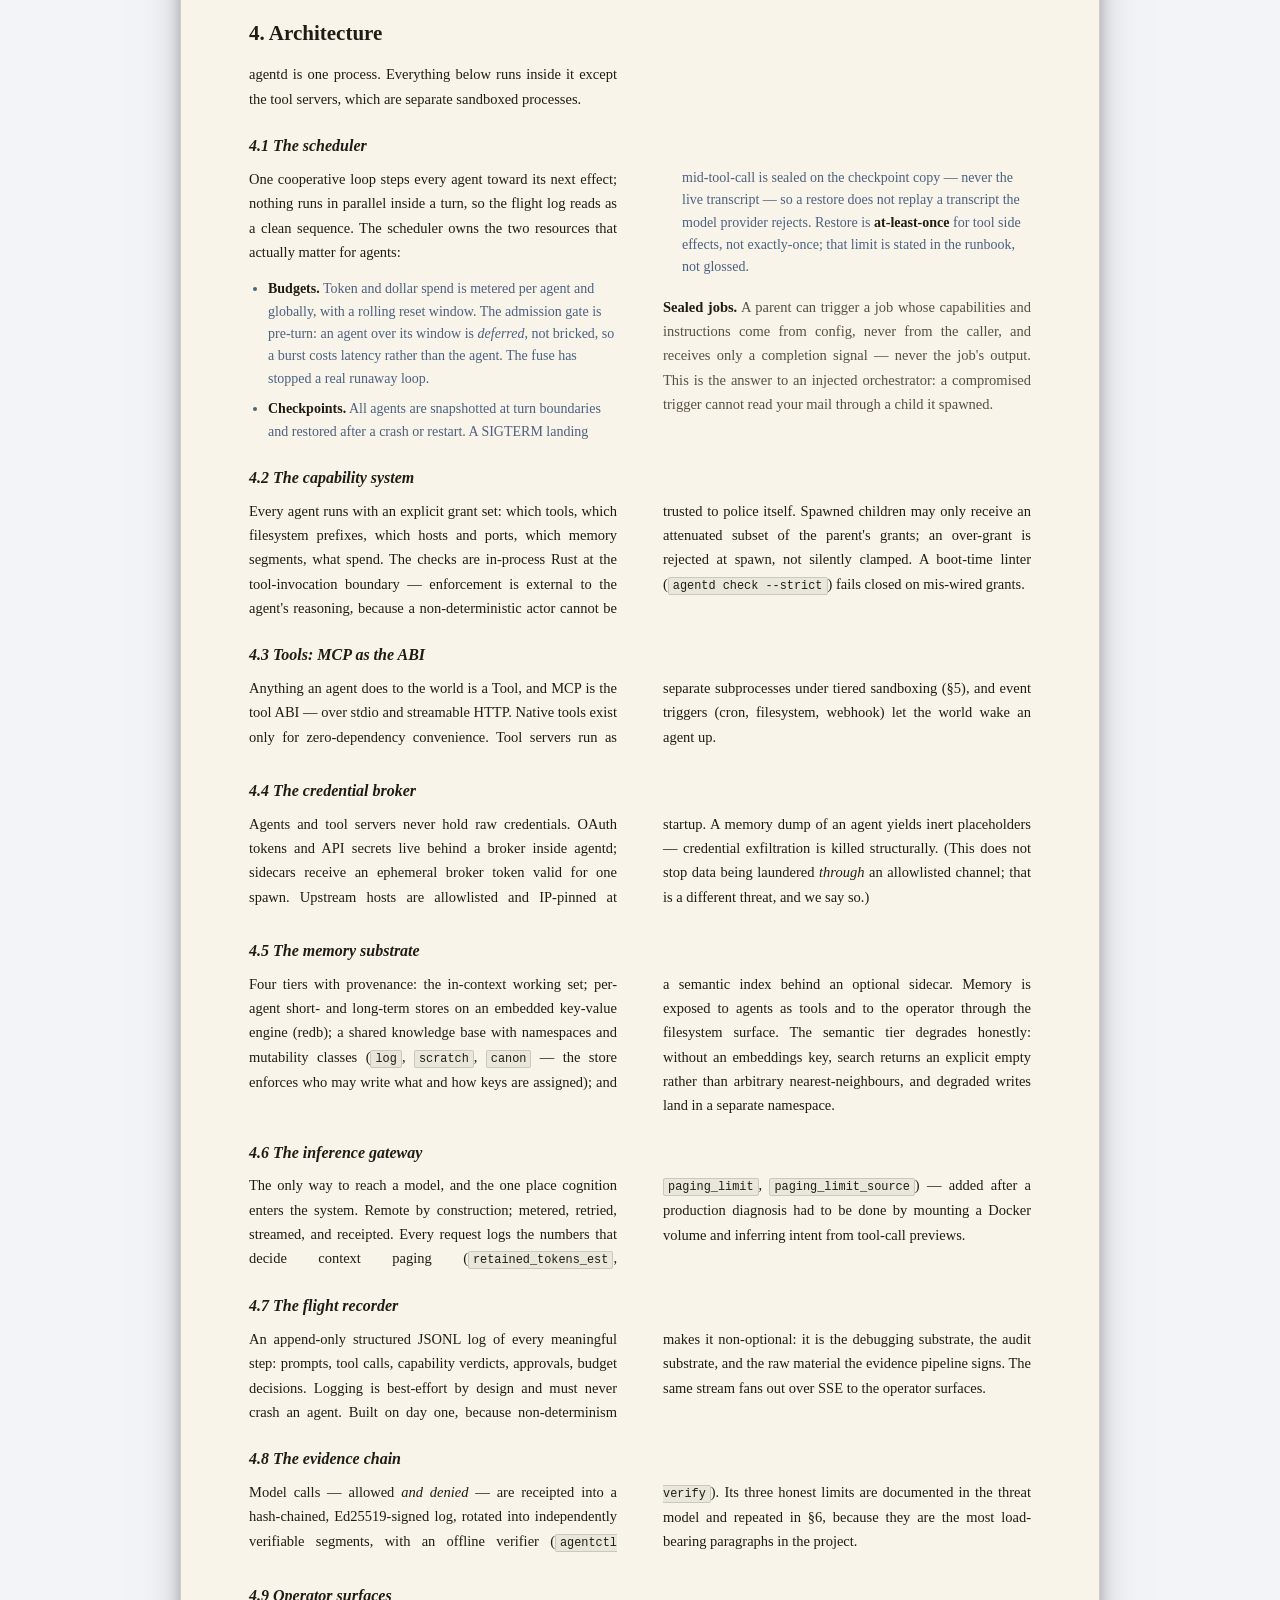
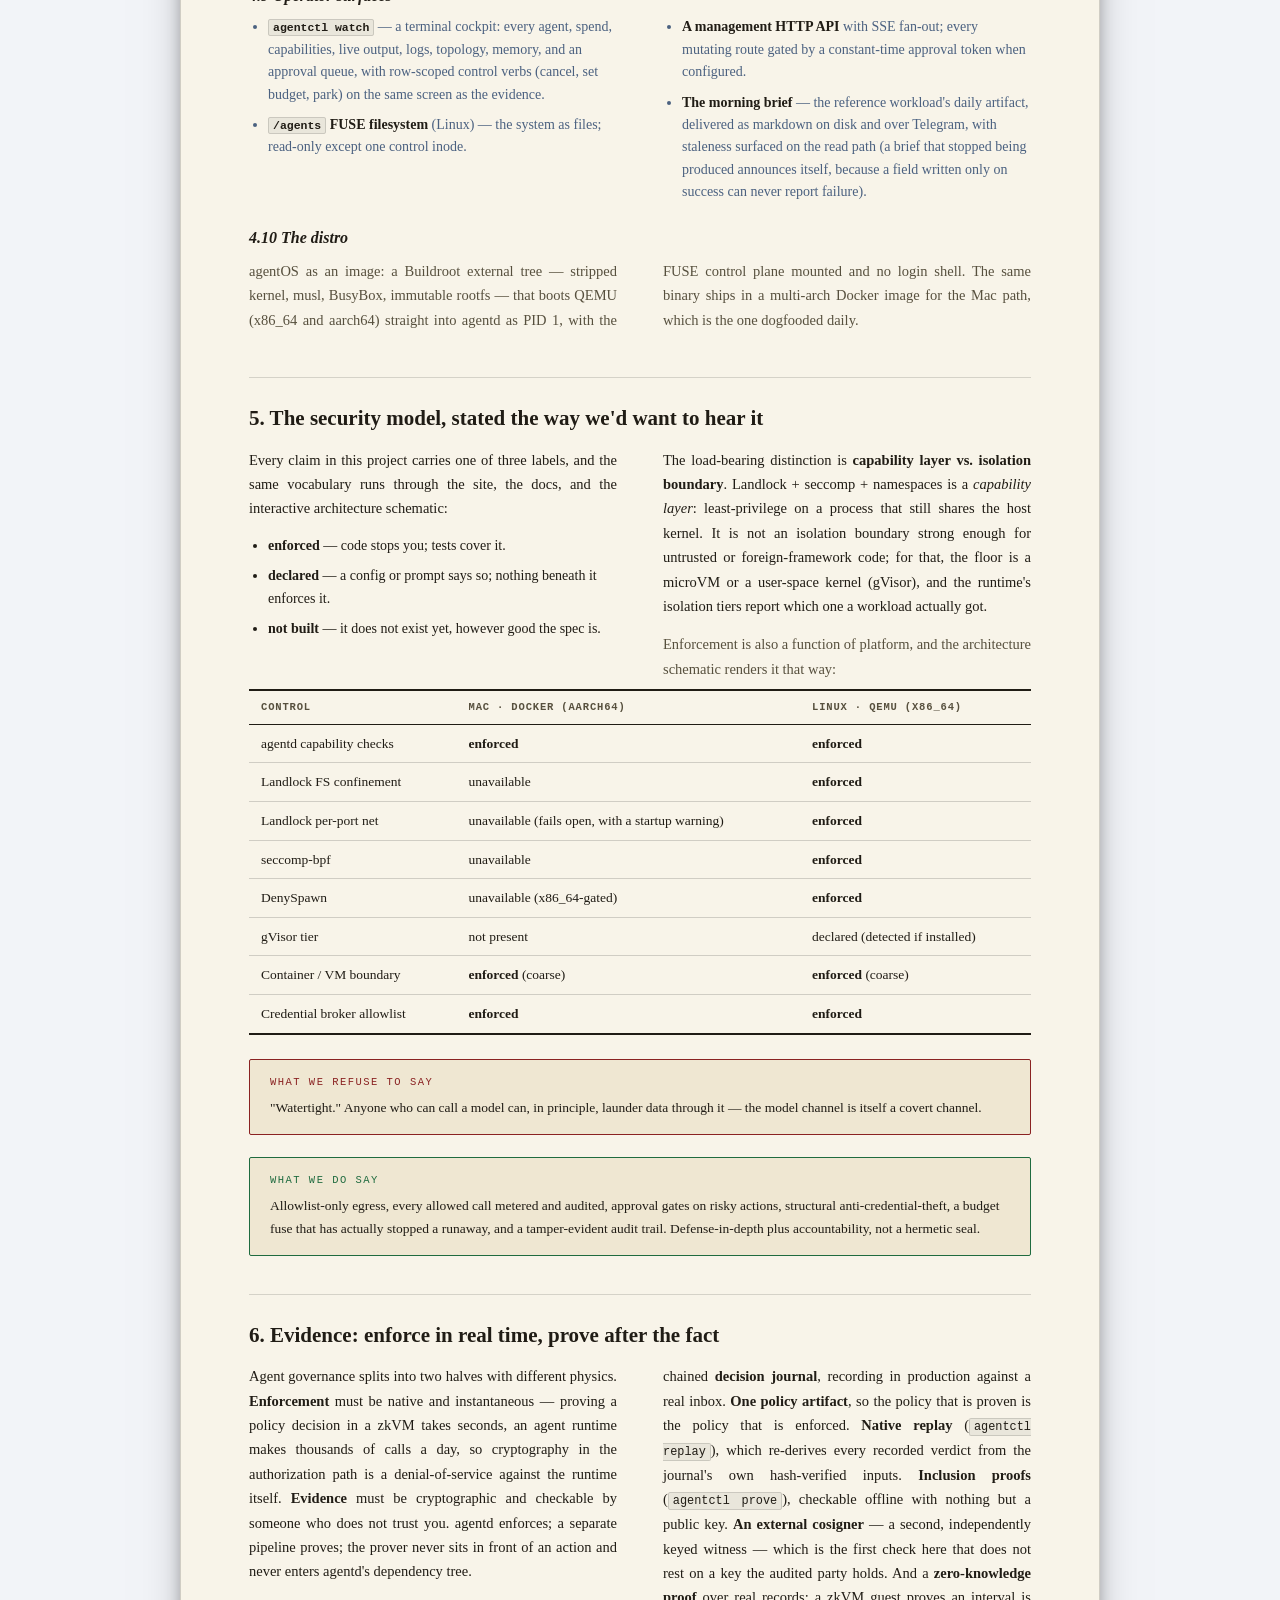
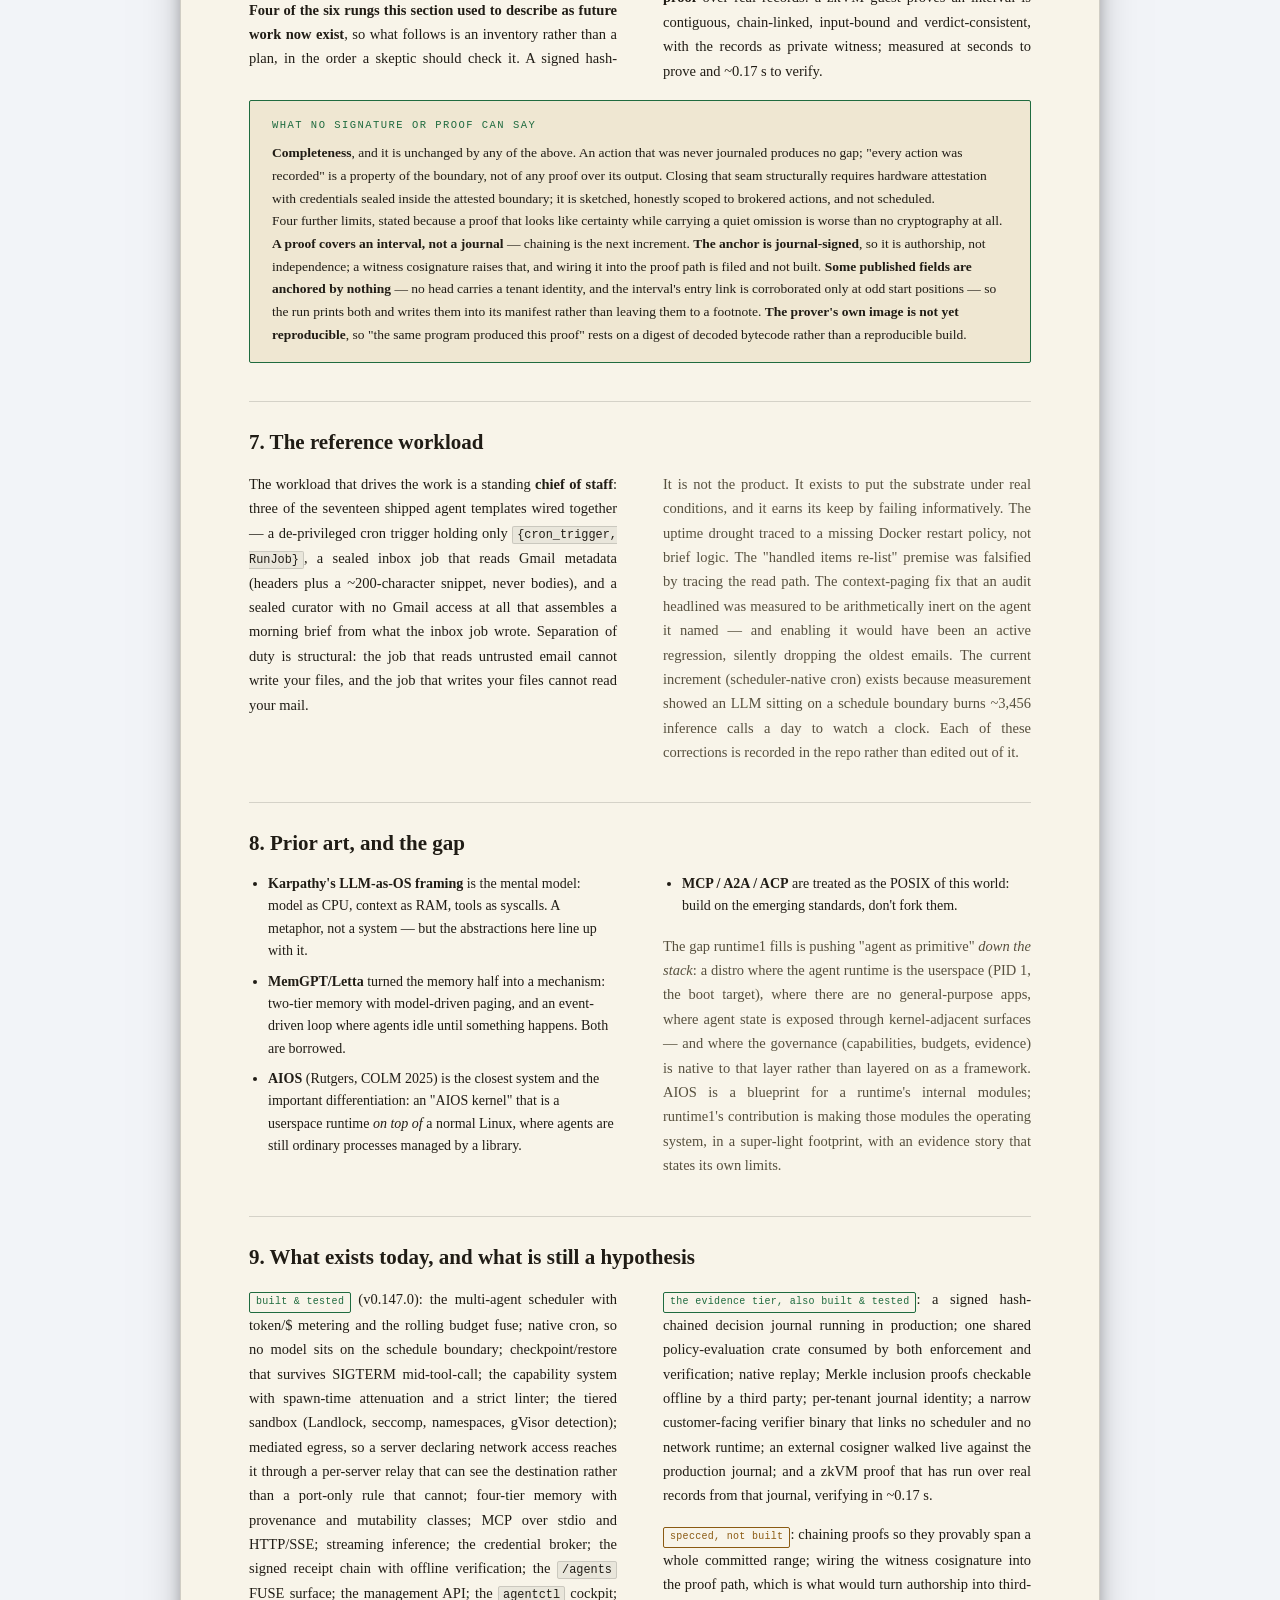
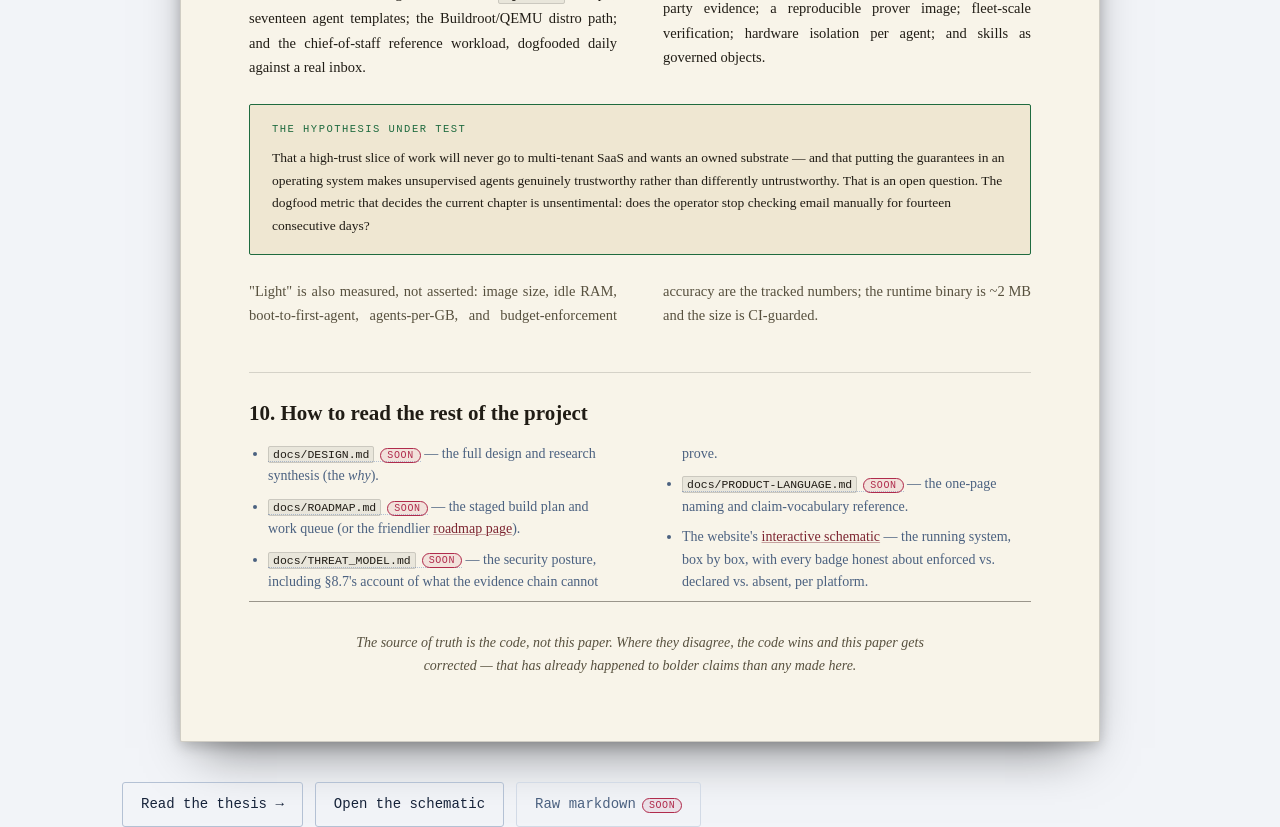
<file: whitepaper.html>
<!DOCTYPE html>
<html lang="en">
<head>
<meta charset="utf-8">
<meta name="viewport" content="width=device-width, initial-scale=1">
<title>runtime1 — the whitepaper</title>
<meta name="description" content="The full argument in one document: the thesis, the two constitutional decisions, the architecture as built, the security model in enforced/declared/not-built terms, the evidence pipeline and its stated limits, and prior art.">
<link rel="stylesheet" href="style.css">
<link rel="stylesheet" href="paper.css">
<script>try{var t=localStorage.getItem('runtime1-theme');if(t)document.documentElement.dataset.theme=t}catch(e){}</script>
</head>
<body>
<div class="progress"><span></span></div>
<header class="topbar">
  <nav class="nav">
    <span class="brand"><a href="index.html" style="color:inherit">runtime<b>1</b></a></span>
    <div class="links">
      <a href="thesis.html">Thesis</a>
      <a href="zk-verification.html">Verification</a>
      <a href="architecture.html">Architecture</a>
      <a href="roadmap.html">Roadmap</a>
      <a href="whitepaper.html" class="here">Whitepaper</a>
      <span class="soon" title="the repository is not public yet">GitHub<em>soon</em></span>
    </div>
    <div class="tools">
      <button type="button" class="keyhint" data-help aria-label="Keyboard shortcuts"><kbd>?</kbd></button>
      <button type="button" class="tt" data-theme-toggle aria-pressed="false" title="Switch to light (t)">
        <svg class="moon" viewBox="0 0 24 24" fill="none" stroke="currentColor" stroke-width="2"
             stroke-linecap="round" stroke-linejoin="round" aria-hidden="true"><path d="M21 12.79A9 9 0 1 1 11.21 3 7 7 0 0 0 21 12.79z"/></svg>
        <svg class="sun" viewBox="0 0 24 24" fill="none" stroke="currentColor" stroke-width="2"
             stroke-linecap="round" stroke-linejoin="round" aria-hidden="true"><circle cx="12" cy="12" r="4"/><path d="M12 2v2M12 20v2M4.9 4.9l1.4 1.4M17.7 17.7l1.4 1.4M2 12h2M20 12h2M6.3 17.7l-1.4 1.4M19.1 4.9l-1.4 1.4"/></svg>
        <span class="tt-label">dark</span>
      </button>
    </div>
  </nav>
</header>

<div class="wrap">

  <p class="eyebrow">the whitepaper</p>
  <p class="lead">
    The full argument in one document, reproduced below as it reads on paper — the thesis, the
    architecture as built, the security model, and the evidence pipeline together with a
    precise account of what it cannot prove.
  </p>

  <div class="callout">
    <p class="k">this page vs. the source</p>
    <p>
      What follows is the whitepaper rendered onto the site, unabridged. The source of truth is
      <span class="soon-inline" title="not public yet"><code>docs/WHITEPAPER.md</code><em>soon</em></span>
      — where they disagree, the markdown in the repo wins. There's also a one-page
      <span class="soon-inline" title="not public yet">naming &amp; claim-vocabulary reference<em>soon</em></span>
      if you just want the words we use and refuse.
    </p>
  </div>

  <article class="paper">
  <div class="paper-inner">

    <p class="paper-kicker">runtime1 whitepaper</p>
    <h1 class="paper-title">An Operating System Where Agents Are the Primitive</h1>
    <p class="paper-sub">A whitepaper on agentOS and agentd — the substrate, the security model,
    and the evidence pipeline.</p>
    <p class="paper-byline">runtime1 project · agentd v0.147.0 · September 2026 · draft, versioned with the code</p>
    <div class="paper-band"></div>
    <hr class="paper-rule thin">

    <div class="paper-abstract">
      <p class="paper-label">Abstract</p>
      <p>
        AI agents are useful precisely when you stop watching them — and that is when they are
        dangerous. Today, an agent that touches real, sensitive systems (email, code, deals, a
        cap table) is either babysat with per-action approval prompts, coarsely sandboxed in a
        container, or handed to a multi-tenant cloud service the operator does not control.
        None of these lets a <em>team</em> of agents run unsupervised while guaranteeing that
        each one is bounded, every action is audited, spend is metered, and data does not leak.
        runtime1 is an open-source experiment testing one idea: those guarantees are
        operating-system-shaped. They belong in the boundary that runs the agent, not in the
        framework that authored it and not in the prompt that instructs it.
      </p>
    </div>
    <hr class="paper-rule thin">

    <nav class="paper-toc" aria-label="Contents">
      <p class="paper-label">Contents</p>
      <ol>
        <li><a href="#names">Names, once</a></li>
        <li><a href="#problem">The problem</a></li>
        <li><a href="#thesis">The thesis: agents as the primitive</a></li>
        <li><a href="#architecture">Architecture</a></li>
        <li><a href="#security">The security model</a></li>
        <li><a href="#evidence">Evidence: enforce in real time, prove after the fact</a></li>
        <li><a href="#workload">The reference workload</a></li>
        <li><a href="#prior-art">Prior art, and the gap</a></li>
        <li><a href="#status">What exists today, and what is still a hypothesis</a></li>
        <li><a href="#further">How to read the rest of the project</a></li>
      </ol>
    </nav>

  <div class="paper-body">

  <h2 id="names">1. Names, once</h2>
  <p>Three names, one stack:</p>
  <table>
    <thead><tr><th>Name</th><th>What it is</th></tr></thead>
    <tbody>
      <tr><td><b>runtime1</b></td><td>The open-source project as a whole: the OS, the runtime, the operator tooling, the tool servers, the verification pipeline, and the docs.</td></tr>
      <tr><td><b>agentOS</b></td><td>The operating system inside it: a minimal Linux base whose entire userspace is the agent runtime. No desktop, no apps, no login shell — agents and the tools they invoke.</td></tr>
      <tr><td><b>agentd</b></td><td>agentOS's runtime binary: a ~2&nbsp;MB size-optimized Rust daemon that boots as PID&nbsp;1 and <em>is</em> the userspace. Today it also runs as an ordinary binary on a normal distro.</td></tr>
    </tbody>
  </table>
  <p class="mut">
    Supporting cast: <code>agentctl</code> is the operator CLI and terminal cockpit; MCP
    servers are the tool processes; the flight recorder, evidence chain, and memory substrate
    are subsystems of agentd described below.
  </p>

  <h2 id="problem">2. The problem</h2>
  <p>
    Agents that act on systems that matter cannot currently be trusted unsupervised. The three
    available postures all fail the same test:
  </p>
  <ul>
    <li><b>Babysitting.</b> Per-action approval prompts scale with the number of actions, and
      agents running continuously produce more actions than any human will review.
      Supervision that requires presence is not supervision for the case that matters.</li>
    <li><b>Coarse sandboxing.</b> A container around the whole process bounds the blast radius
      of a crash, not of a decision. It cannot distinguish "read the inbox" from "forward the
      inbox," cannot meter spend, and records nothing an auditor could use.</li>
    <li><b>Hosted delegation.</b> A multi-tenant SaaS chief-of-staff sees your investor threads,
      customer deals, and credentials by construction. For a class of high-trust work, that is
      disqualifying regardless of the vendor's controls — the objection is structural, not
      reputational.</li>
  </ul>
  <p class="mut">
    The missing artifact is a substrate you own: one that runs agents while you are not looking
    and can afterward show you — and, on the roadmap, show a third party — exactly what
    happened, with the boundaries enforced by code rather than promised by a prompt.
  </p>

  <h2 id="thesis">3. The thesis: agents as the primitive</h2>
  <p>
    In a conventional OS the kernel's managed unit is the process and the human-facing unit is
    the application. agentOS replaces that center of gravity. The managed unit is an
    <b>agent</b>: a long-lived, stateful, non-deterministic entity defined by a role, a working
    context (its RAM), a connection to a model (its CPU), a set of capabilities exposed as
    tools, persistent memory, and a lifecycle — spawn, run, suspend, resume, delegate,
    terminate. There are no applications; the things a user would "open" are things an agent
    <em>invokes</em>.
  </p>
  <table>
    <thead><tr><th>Classical OS</th><th>agentOS analogue</th></tr></thead>
    <tbody>
      <tr><td>Process / thread</td><td>Agent — the schedulable, isolatable unit</td></tr>
      <tr><td>Application</td><td>A <em>role</em> an agent plays; capabilities are tools, not apps</td></tr>
      <tr><td><code>exec()</code> a binary</td><td>Spawn an agent from a spec: role + tools + budget + memory</td></tr>
      <tr><td>Shell / login</td><td>Natural-language intent, or a root orchestrator agent</td></tr>
      <tr><td>init / systemd (PID 1)</td><td><code>agentd</code> — the agent supervisor <em>is</em> the userspace</td></tr>
      <tr><td>Syscall table</td><td>The tool ABI — MCP; tools are syscalls to the world</td></tr>
      <tr><td>IPC (pipes, D-Bus)</td><td>Structured inter-agent messages</td></tr>
      <tr><td>CPU time (the scarce resource)</td><td><b>Inference slots, token/$ budgets, tool rate limits</b></td></tr>
      <tr><td><code>/proc</code></td><td><code>/agents/&lt;id&gt;/{context,memory,tools,budget}</code> via FUSE</td></tr>
    </tbody>
  </table>
  <p class="mut">
    This table is the spine of the design. A feature that cannot be mapped onto the right-hand
    column belongs to the host Linux layer and is left alone — the kernel is not the
    innovation; the userspace reconception is.
  </p>

  <h3>3.1 Two constitutional decisions</h3>
  <p>Two choices were made deliberately, early, and are treated as locked:</p>
  <ul>
    <li><b>Cognition is remote.</b> The device is a thin agent host; the model is an API call
      behind an inference gateway. There are no local weights and no local inference engine.
      This is the difference between an OS that is genuinely ~2&nbsp;MB and one where "light"
      means a lean shell around a necessarily heavy model. A local backend may arrive later
      only as another gateway implementation, never as a core assumption.</li>
    <li><b>Single-tenant.</b> One person's agents on one box, mutually trusting, in-process.
      Capability scoping between agents exists for least privilege — a prompt-injected agent
      should hold the smallest possible blast radius — not because agents distrust each other.
      Multi-tenant hardening is explicitly out of scope.</li>
  </ul>

  <h3>3.2 Why light matters</h3>
  <p class="mut">
    "Super light" is not an aesthetic. Remote cognition plus a ~2&nbsp;MB static binary means
    agentd runs on hardware people actually own — an Apple Silicon Mac, a Raspberry Pi, an ARM
    home server — not only on x86 cloud VMs. That is what makes this an <em>OS you own</em>
    rather than <em>a cloud you rent</em>, and it is a precondition of the thesis: the
    high-trust work that motivates the project is exactly the work its operators will not put
    in someone else's cloud.
  </p>

  <h2 id="architecture">4. Architecture</h2>
  <p>
    agentd is one process. Everything below runs inside it except the tool servers, which are
    separate sandboxed processes.
  </p>

  <h3>4.1 The scheduler</h3>
  <p>
    One cooperative loop steps every agent toward its next effect; nothing runs in parallel
    inside a turn, so the flight log reads as a clean sequence. The scheduler owns the two
    resources that actually matter for agents:
  </p>
  <ul class="muted-li">
    <li><b>Budgets.</b> Token and dollar spend is metered per agent and globally, with a
      rolling reset window. The admission gate is pre-turn: an agent over its window is
      <em>deferred</em>, not bricked, so a burst costs latency rather than the agent. The fuse
      has stopped a real runaway loop.</li>
    <li><b>Checkpoints.</b> All agents are snapshotted at turn boundaries and restored after a
      crash or restart. A SIGTERM landing mid-tool-call is sealed on the checkpoint copy —
      never the live transcript — so a restore does not replay a transcript the model provider
      rejects. Restore is <b>at-least-once</b> for tool side effects, not exactly-once; that
      limit is stated in the runbook, not glossed.</li>
  </ul>
  <p class="mut">
    <b>Sealed jobs.</b> A parent can trigger a job whose capabilities and instructions come from
    config, never from the caller, and receives only a completion signal — never the job's
    output. This is the answer to an injected orchestrator: a compromised trigger cannot read
    your mail through a child it spawned.
  </p>

  <h3>4.2 The capability system</h3>
  <p>
    Every agent runs with an explicit grant set: which tools, which filesystem prefixes, which
    hosts and ports, which memory segments, what spend. The checks are in-process Rust at the
    tool-invocation boundary — enforcement is external to the agent's reasoning, because a
    non-deterministic actor cannot be trusted to police itself. Spawned children may only
    receive an attenuated subset of the parent's grants; an over-grant is rejected at spawn, not
    silently clamped. A boot-time linter (<code>agentd check --strict</code>) fails closed on
    mis-wired grants.
  </p>

  <h3>4.3 Tools: MCP as the ABI</h3>
  <p>
    Anything an agent does to the world is a Tool, and MCP is the tool ABI — over stdio and
    streamable HTTP. Native tools exist only for zero-dependency convenience. Tool servers run
    as separate subprocesses under tiered sandboxing (§5), and event triggers (cron,
    filesystem, webhook) let the world wake an agent up.
  </p>

  <h3>4.4 The credential broker</h3>
  <p>
    Agents and tool servers never hold raw credentials. OAuth tokens and API secrets live
    behind a broker inside agentd; sidecars receive an ephemeral broker token valid for one
    spawn. Upstream hosts are allowlisted and IP-pinned at startup. A memory dump of an agent
    yields inert placeholders — credential exfiltration is killed structurally. (This does not
    stop data being laundered <em>through</em> an allowlisted channel; that is a different
    threat, and we say so.)
  </p>

  <h3>4.5 The memory substrate</h3>
  <p>
    Four tiers with provenance: the in-context working set; per-agent short- and long-term
    stores on an embedded key-value engine (redb); a shared knowledge base with namespaces and
    mutability classes (<code>log</code>, <code>scratch</code>, <code>canon</code> — the store
    enforces who may write what and how keys are assigned); and a semantic index behind an
    optional sidecar. Memory is exposed to agents as tools and to the operator through the
    filesystem surface. The semantic tier degrades honestly: without an embeddings key, search
    returns an explicit empty rather than arbitrary nearest-neighbours, and degraded writes land
    in a separate namespace.
  </p>

  <h3>4.6 The inference gateway</h3>
  <p>
    The only way to reach a model, and the one place cognition enters the system. Remote by
    construction; metered, retried, streamed, and receipted. Every request logs the numbers
    that decide context paging (<code>retained_tokens_est</code>, <code>paging_limit</code>,
    <code>paging_limit_source</code>) — added after a production diagnosis had to be done by
    mounting a Docker volume and inferring intent from tool-call previews.
  </p>

  <h3>4.7 The flight recorder</h3>
  <p>
    An append-only structured JSONL log of every meaningful step: prompts, tool calls,
    capability verdicts, approvals, budget decisions. Logging is best-effort by design and must
    never crash an agent. Built on day one, because non-determinism makes it non-optional: it
    is the debugging substrate, the audit substrate, and the raw material the evidence pipeline
    signs. The same stream fans out over SSE to the operator surfaces.
  </p>

  <h3>4.8 The evidence chain</h3>
  <p>
    Model calls — allowed <em>and denied</em> — are receipted into a hash-chained,
    Ed25519-signed log, rotated into independently verifiable segments, with an offline
    verifier (<code>agentctl verify</code>). Its three honest limits are documented in the
    threat model and repeated in §6, because they are the most load-bearing paragraphs in the
    project.
  </p>

  <h3>4.9 Operator surfaces</h3>
  <ul class="muted-li">
    <li><b><code>agentctl watch</code></b> — a terminal cockpit: every agent, spend,
      capabilities, live output, logs, topology, memory, and an approval queue, with row-scoped
      control verbs (cancel, set budget, park) on the same screen as the evidence.</li>
    <li><b><code>/agents</code> FUSE filesystem</b> (Linux) — the system as files; read-only
      except one control inode.</li>
    <li><b>A management HTTP API</b> with SSE fan-out; every mutating route gated by a
      constant-time approval token when configured.</li>
    <li><b>The morning brief</b> — the reference workload's daily artifact, delivered as
      markdown on disk and over Telegram, with staleness surfaced on the read path (a brief
      that stopped being produced announces itself, because a field written only on success can
      never report failure).</li>
  </ul>

  <h3>4.10 The distro</h3>
  <p class="mut">
    agentOS as an image: a Buildroot external tree — stripped kernel, musl, BusyBox, immutable
    rootfs — that boots QEMU (x86_64 and aarch64) straight into agentd as PID&nbsp;1, with the
    FUSE control plane mounted and no login shell. The same binary ships in a multi-arch Docker
    image for the Mac path, which is the one dogfooded daily.
  </p>

  <h2 id="security">5. The security model, stated the way we'd want to hear it</h2>
  <p>
    Every claim in this project carries one of three labels, and the same vocabulary runs
    through the site, the docs, and the interactive architecture schematic:
  </p>
  <ul>
    <li><b>enforced</b> — code stops you; tests cover it.</li>
    <li><b>declared</b> — a config or prompt says so; nothing beneath it enforces it.</li>
    <li><b>not built</b> — it does not exist yet, however good the spec is.</li>
  </ul>
  <p>
    The load-bearing distinction is <b>capability layer vs. isolation boundary</b>. Landlock +
    seccomp + namespaces is a <em>capability layer</em>: least-privilege on a process that still
    shares the host kernel. It is not an isolation boundary strong enough for untrusted or
    foreign-framework code; for that, the floor is a microVM or a user-space kernel (gVisor),
    and the runtime's isolation tiers report which one a workload actually got.
  </p>
  <p class="mut">Enforcement is also a function of platform, and the architecture schematic renders it that way:</p>
  <table>
    <thead><tr><th>Control</th><th>Mac · Docker (aarch64)</th><th>Linux · QEMU (x86_64)</th></tr></thead>
    <tbody>
      <tr><td>agentd capability checks</td><td><b>enforced</b></td><td><b>enforced</b></td></tr>
      <tr><td>Landlock FS confinement</td><td>unavailable</td><td><b>enforced</b></td></tr>
      <tr><td>Landlock per-port net</td><td>unavailable (fails open, with a startup warning)</td><td><b>enforced</b></td></tr>
      <tr><td>seccomp-bpf</td><td>unavailable</td><td><b>enforced</b></td></tr>
      <tr><td>DenySpawn</td><td>unavailable (x86_64-gated)</td><td><b>enforced</b></td></tr>
      <tr><td>gVisor tier</td><td>not present</td><td>declared (detected if installed)</td></tr>
      <tr><td>Container / VM boundary</td><td><b>enforced</b> (coarse)</td><td><b>enforced</b> (coarse)</td></tr>
      <tr><td>Credential broker allowlist</td><td><b>enforced</b></td><td><b>enforced</b></td></tr>
    </tbody>
  </table>
  <div class="callout red">
    <p class="k">what we refuse to say</p>
    <p>"Watertight." Anyone who can call a model can, in principle, launder data through it —
    the model channel is itself a covert channel.</p>
  </div>
  <div class="callout green">
    <p class="k">what we do say</p>
    <p>Allowlist-only egress, every allowed call metered and audited, approval gates on risky
    actions, structural anti-credential-theft, a budget fuse that has actually stopped a
    runaway, and a tamper-evident audit trail. Defense-in-depth plus accountability, not a
    hermetic seal.</p>
  </div>

  <h2 id="evidence">6. Evidence: enforce in real time, prove after the fact</h2>
  <p>
    Agent governance splits into two halves with different physics. <b>Enforcement</b> must be
    native and instantaneous — proving a policy decision in a zkVM takes seconds, an agent
    runtime makes thousands of calls a day, so cryptography in the authorization path is a
    denial-of-service against the runtime itself. <b>Evidence</b> must be cryptographic and
    checkable by someone who does not trust you. agentd enforces; a separate pipeline proves;
    the prover never sits in front of an action and never enters agentd's dependency tree.
  </p>
  <p>
    <b>Four of the six rungs this section used to describe as future work now exist</b>, so what
    follows is an inventory rather than a plan, in the order a skeptic should check it. A signed
    hash-chained <b>decision journal</b>, recording in production against a real inbox. <b>One
    policy artifact</b>, so the policy that is proven is the policy that is enforced. <b>Native
    replay</b> (<code>agentctl replay</code>), which re-derives every recorded verdict from the
    journal's own hash-verified inputs. <b>Inclusion proofs</b> (<code>agentctl prove</code>),
    checkable offline with nothing but a public key. <b>An external cosigner</b> — a second,
    independently keyed witness — which is the first check here that does not rest on a key the
    audited party holds. And a <b>zero-knowledge proof</b> over real records: a zkVM guest proves
    an interval is contiguous, chain-linked, input-bound and verdict-consistent, with the records
    as private witness; measured at seconds to prove and ~0.17&nbsp;s to verify.
  </p>
  <div class="honesty">
    <p class="k">what no signature or proof can say</p>
    <p>
      <b>Completeness</b>, and it is unchanged by any of the above. An action that was never
      journaled produces no gap; "every action was recorded" is a property of the boundary, not
      of any proof over its output. Closing that seam structurally requires hardware attestation
      with credentials sealed inside the attested boundary; it is sketched, honestly scoped to
      brokered actions, and not scheduled.
    </p>
    <p>
      Four further limits, stated because a proof that looks like certainty while carrying a
      quiet omission is worse than no cryptography at all. <b>A proof covers an interval, not a
      journal</b> — chaining is the next increment. <b>The anchor is journal-signed</b>, so it is
      authorship, not independence; a witness cosignature raises that, and wiring it into the
      proof path is filed and not built. <b>Some published fields are anchored by nothing</b> —
      no head carries a tenant identity, and the interval's entry link is corroborated only at
      odd start positions — so the run prints both and writes them into its manifest rather than
      leaving them to a footnote. <b>The prover's own image is not yet reproducible</b>, so "the
      same program produced this proof" rests on a digest of decoded bytecode rather than a
      reproducible build.
    </p>
  </div>

  <h2 id="workload">7. The reference workload</h2>
  <p>
    The workload that drives the work is a standing <b>chief of staff</b>: three of the
    seventeen shipped agent templates wired together — a de-privileged cron trigger holding
    only <code>{cron_trigger, RunJob}</code>, a sealed inbox job that reads Gmail metadata
    (headers plus a ~200-character snippet, never bodies), and a sealed curator with no Gmail
    access at all that assembles a morning brief from what the inbox job wrote. Separation of
    duty is structural: the job that reads untrusted email cannot write your files, and the job
    that writes your files cannot read your mail.
  </p>
  <p class="mut">
    It is not the product. It exists to put the substrate under real conditions, and it earns
    its keep by failing informatively. The uptime drought traced to a missing Docker restart
    policy, not brief logic. The "handled items re-list" premise was falsified by tracing the
    read path. The context-paging fix that an audit headlined was measured to be arithmetically
    inert on the agent it named — and enabling it would have been an active regression, silently
    dropping the oldest emails. The current increment (scheduler-native cron) exists because
    measurement showed an LLM sitting on a schedule boundary burns ~3,456 inference calls a day
    to watch a clock. Each of these corrections is recorded in the repo rather than edited out
    of it.
  </p>

  <h2 id="prior-art">8. Prior art, and the gap</h2>
  <ul>
    <li><b>Karpathy's LLM-as-OS framing</b> is the mental model: model as CPU, context as RAM,
      tools as syscalls. A metaphor, not a system — but the abstractions here line up with it.</li>
    <li><b>MemGPT/Letta</b> turned the memory half into a mechanism: two-tier memory with
      model-driven paging, and an event-driven loop where agents idle until something happens.
      Both are borrowed.</li>
    <li><b>AIOS</b> (Rutgers, COLM 2025) is the closest system and the important
      differentiation: an "AIOS kernel" that is a userspace runtime <em>on top of</em> a normal
      Linux, where agents are still ordinary processes managed by a library.</li>
    <li><b>MCP / A2A / ACP</b> are treated as the POSIX of this world: build on the emerging
      standards, don't fork them.</li>
  </ul>
  <p class="mut">
    The gap runtime1 fills is pushing "agent as primitive" <em>down the stack</em>: a distro
    where the agent runtime is the userspace (PID&nbsp;1, the boot target), where there are no
    general-purpose apps, where agent state is exposed through kernel-adjacent surfaces — and
    where the governance (capabilities, budgets, evidence) is native to that layer rather than
    layered on as a framework. AIOS is a blueprint for a runtime's internal modules; runtime1's
    contribution is making those modules the operating system, in a super-light footprint, with
    an evidence story that states its own limits.
  </p>

  <h2 id="status">9. What exists today, and what is still a hypothesis</h2>
  <p>
    <span class="badge enf">built &amp; tested</span> (v0.147.0): the multi-agent scheduler with
    token/$ metering and the rolling budget fuse; native cron, so no model sits on the schedule
    boundary; checkpoint/restore that survives SIGTERM mid-tool-call; the capability system with
    spawn-time attenuation and a strict linter; the tiered sandbox (Landlock, seccomp,
    namespaces, gVisor detection); mediated egress, so a server declaring network access reaches
    it through a per-server relay that can see the destination rather than a port-only rule that
    cannot; four-tier memory with provenance and mutability classes; MCP over stdio and HTTP/SSE;
    streaming inference; the credential broker; the signed receipt chain with offline
    verification; the <code>/agents</code> FUSE surface; the management API; the
    <code>agentctl</code> cockpit; seventeen agent templates; the Buildroot/QEMU distro path; and
    the chief-of-staff reference workload, dogfooded daily against a real inbox.
  </p>
  <p>
    <span class="badge enf">the evidence tier, also built &amp; tested</span>: a signed
    hash-chained decision journal running in production; one shared policy-evaluation crate
    consumed by both enforcement and verification; native replay; Merkle inclusion proofs
    checkable offline by a third party; per-tenant journal identity; a narrow customer-facing
    verifier binary that links no scheduler and no network runtime; an external cosigner walked
    live against the production journal; and a zkVM proof that has run over real records from
    that journal, verifying in ~0.17&nbsp;s.
  </p>
  <p>
    <span class="badge road">specced, not built</span>: chaining proofs so they provably span a
    whole committed range; wiring the witness cosignature into the proof path, which is what
    would turn authorship into third-party evidence; a reproducible prover image; fleet-scale
    verification; hardware isolation per agent; and skills as governed objects.
  </p>
  <div class="honesty">
    <p class="k">the hypothesis under test</p>
    <p>
      That a high-trust slice of work will never go to multi-tenant SaaS and wants an owned
      substrate — and that putting the guarantees in an operating system makes unsupervised
      agents genuinely trustworthy rather than differently untrustworthy. That is an open
      question. The dogfood metric that decides the current chapter is unsentimental: does the
      operator stop checking email manually for fourteen consecutive days?
    </p>
  </div>
  <p class="mut">
    "Light" is also measured, not asserted: image size, idle RAM, boot-to-first-agent,
    agents-per-GB, and budget-enforcement accuracy are the tracked numbers; the runtime binary
    is ~2&nbsp;MB and the size is CI-guarded.
  </p>

  <h2 id="further">10. How to read the rest of the project</h2>
  <ul class="muted-li">
    <li><span class="soon-inline" title="not public yet"><code>docs/DESIGN.md</code><em>soon</em></span> — the full design and research synthesis (the <em>why</em>).</li>
    <li><span class="soon-inline" title="not public yet"><code>docs/ROADMAP.md</code><em>soon</em></span> — the staged build plan and work queue (or the friendlier <a href="roadmap.html">roadmap page</a>).</li>
    <li><span class="soon-inline" title="not public yet"><code>docs/THREAT_MODEL.md</code><em>soon</em></span> — the security posture, including §8.7's account of what the evidence chain cannot prove.</li>
    <li><span class="soon-inline" title="not public yet"><code>docs/PRODUCT-LANGUAGE.md</code><em>soon</em></span> — the one-page naming and claim-vocabulary reference.</li>
    <li>The website's <a href="architecture.html">interactive schematic</a> — the running system, box by box, with every badge honest about enforced vs. declared vs. absent, per platform.</li>
  </ul>

  </div><!-- .paper-body -->

  <hr class="paper-rule thin">
  <p class="paper-colophon">
    The source of truth is the code, not this paper. Where they disagree, the code wins and
    this paper gets corrected — that has already happened to bolder claims than any made here.
  </p>

  </div><!-- .paper-inner -->
  </article>

  <div class="next">
    <a class="btn" href="thesis.html">Read the thesis →</a>
    <a class="btn" href="architecture.html">Open the schematic</a>
    <span class="btn soon-btn" title="the repository is not public yet">Raw markdown<em>soon</em></span>
  </div>

</div>
<script src="app.js"></script>
</body>
</html>
</file>
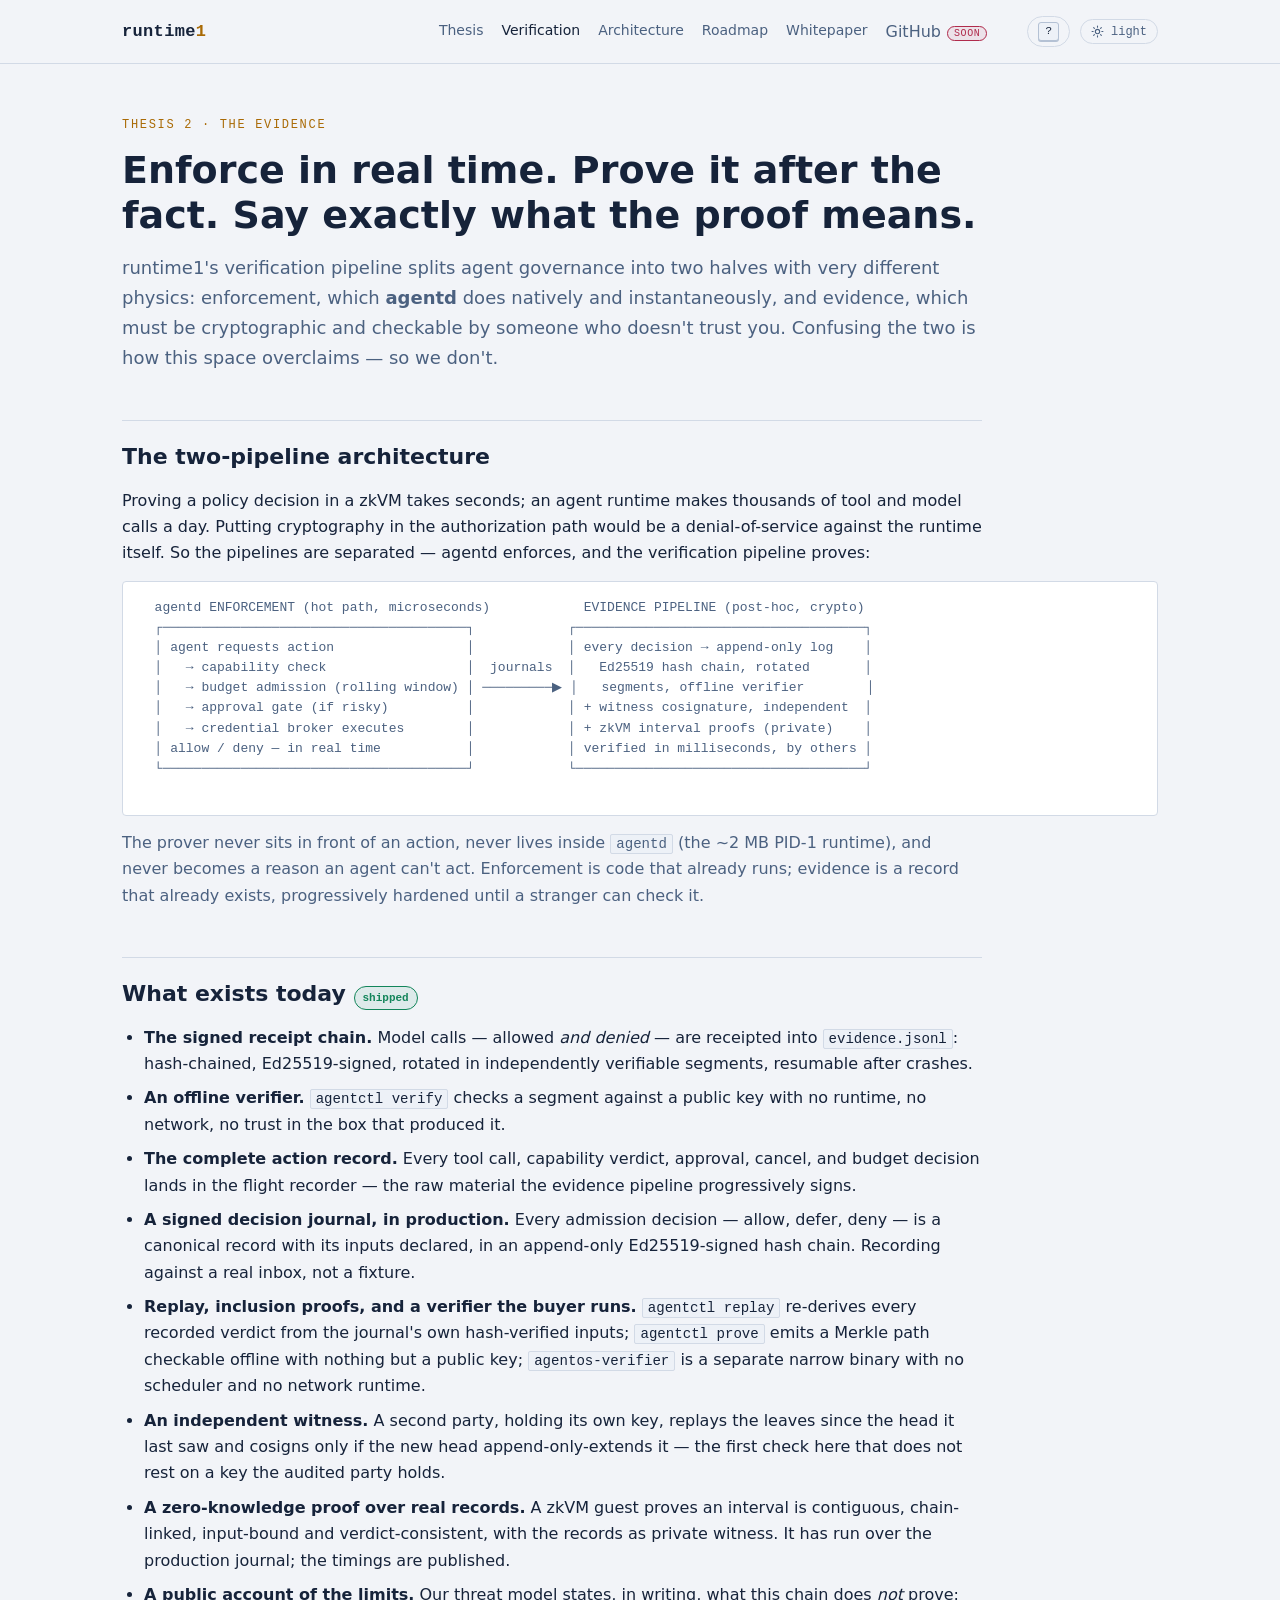
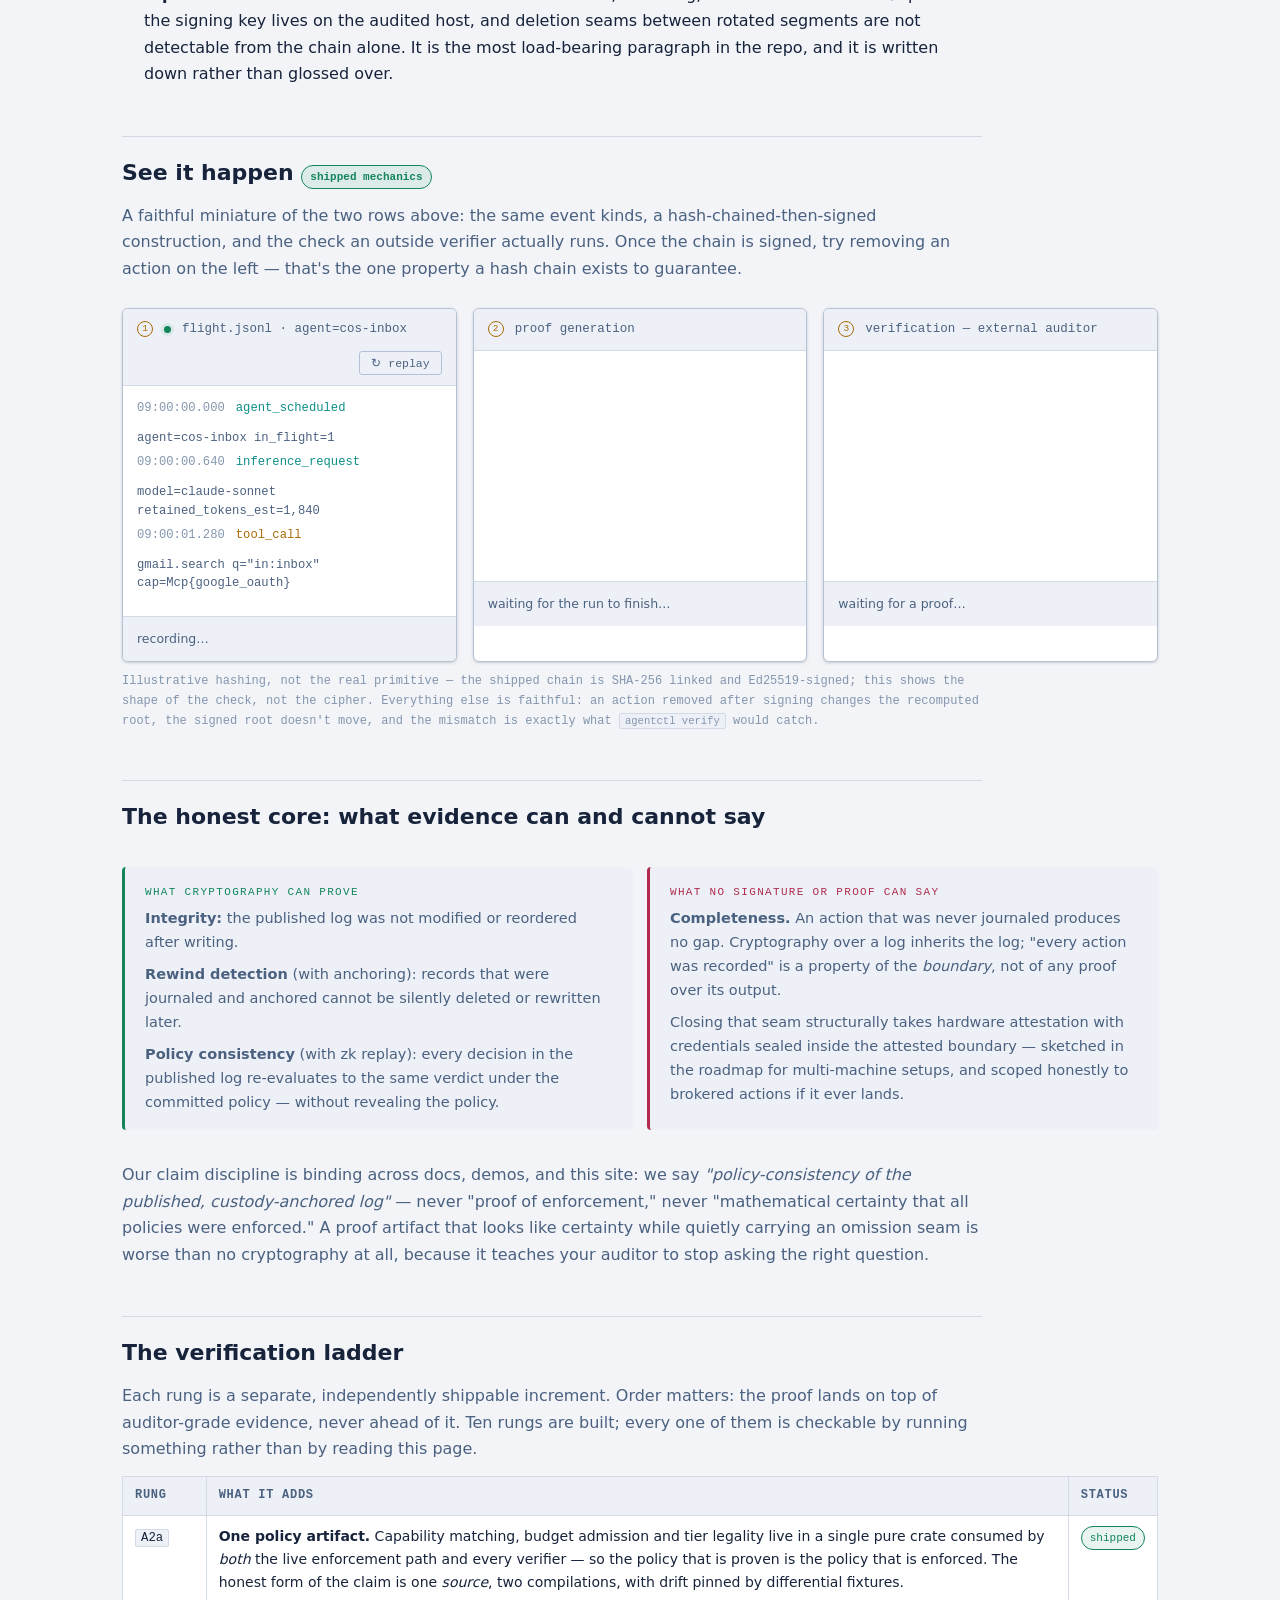
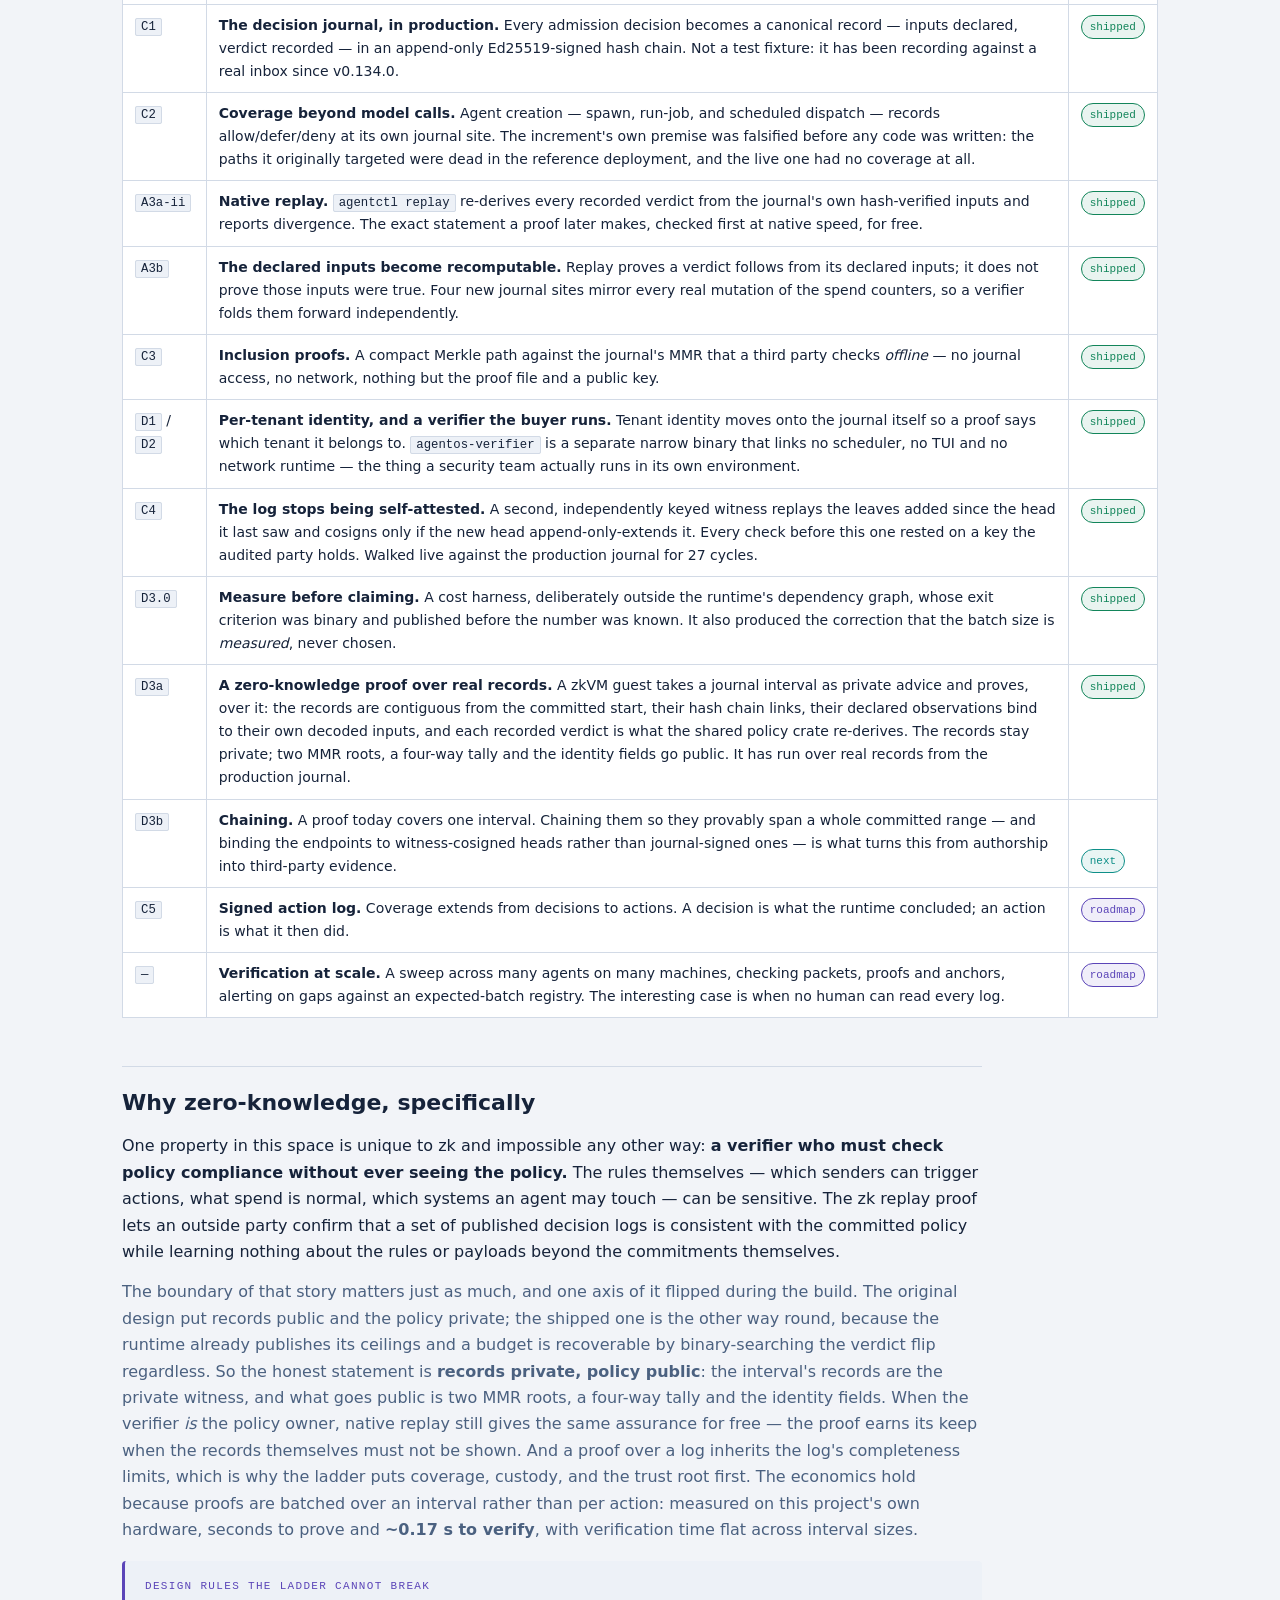
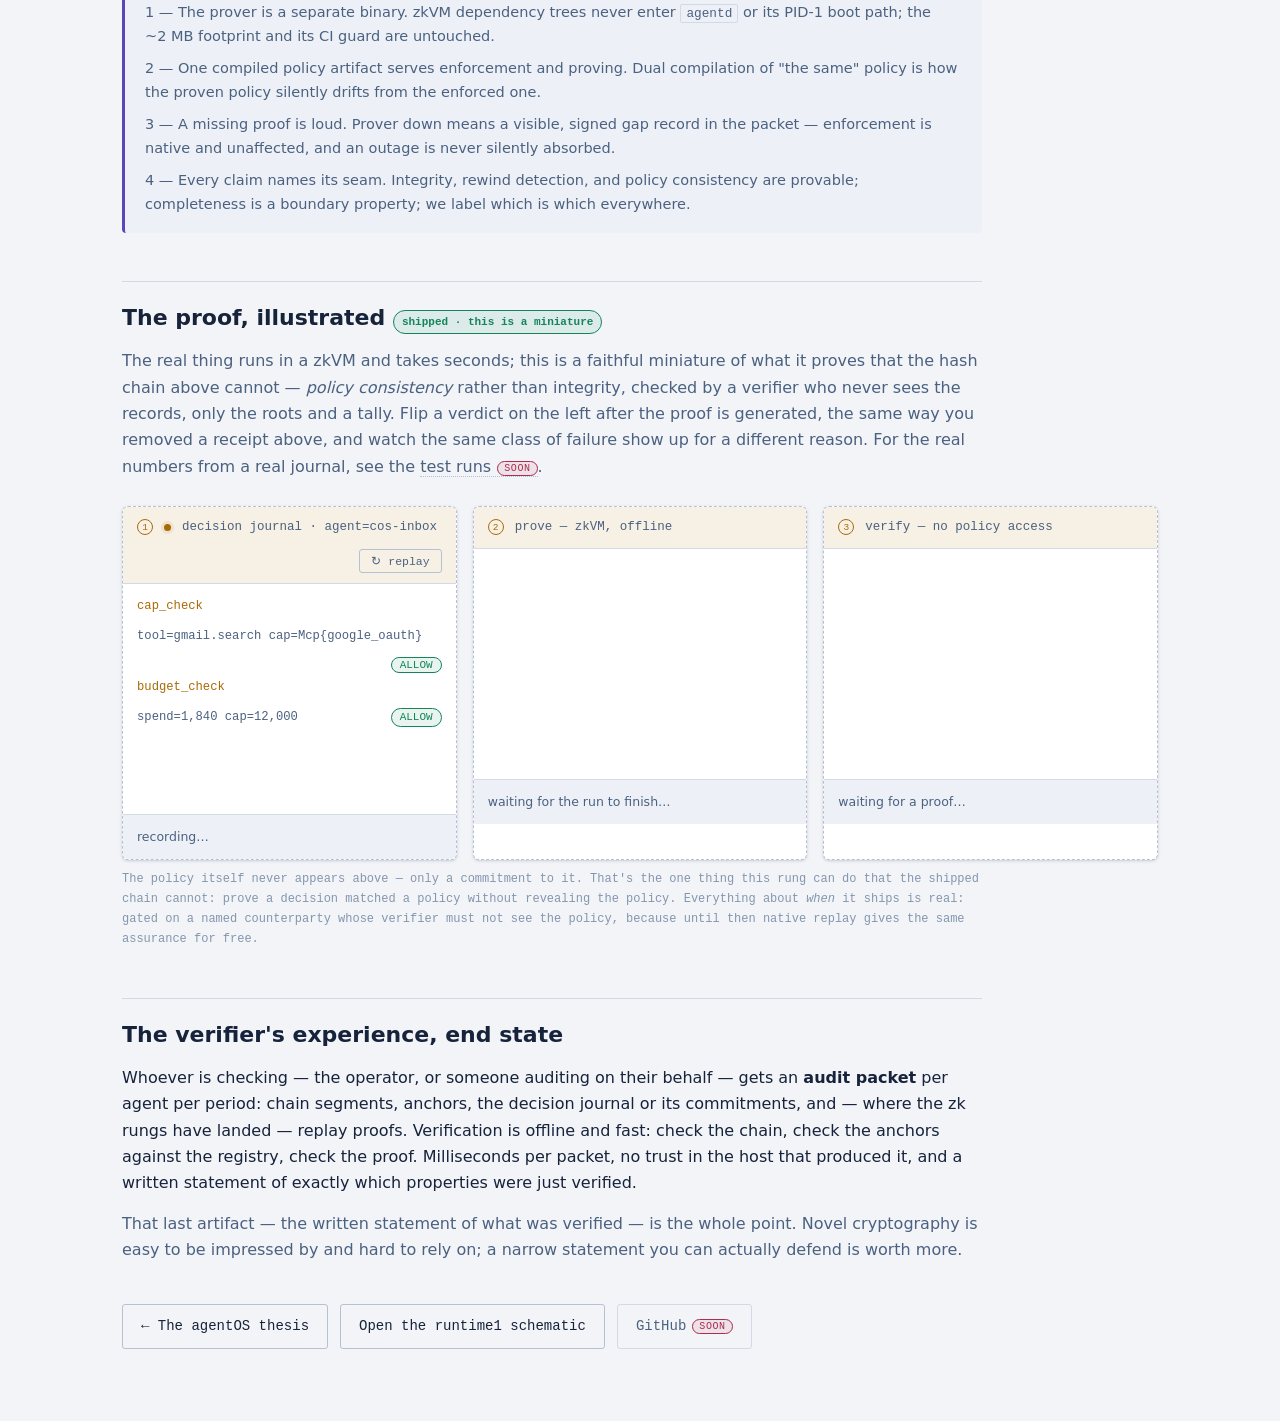
<file: zk-verification.html>
<!DOCTYPE html>
<html lang="en">
<head>
<meta charset="utf-8">
<meta name="viewport" content="width=device-width, initial-scale=1">
<title>runtime1 — the verification thesis</title>
<meta name="description" content="Verifiable agent governance: native real-time enforcement, cryptographic evidence, custody anchoring, and zero-knowledge replay proofs — with an honest account of what each proves.">
<link rel="stylesheet" href="style.css">
<script>try{var t=localStorage.getItem('runtime1-theme');if(t)document.documentElement.dataset.theme=t}catch(e){}</script>
</head>
<body>
<div class="progress"><span></span></div>
<header class="topbar">
  <nav class="nav">
    <span class="brand"><a href="index.html" style="color:inherit">runtime<b>1</b></a></span>
    <div class="links">
      <a href="thesis.html">Thesis</a>
      <a href="zk-verification.html" class="here">Verification</a>
      <a href="architecture.html">Architecture</a>
      <a href="roadmap.html">Roadmap</a>
      <a href="whitepaper.html">Whitepaper</a>
      <span class="soon" title="the repository is not public yet">GitHub<em>soon</em></span>
    </div>
    <div class="tools">
      <button type="button" class="keyhint" data-help aria-label="Keyboard shortcuts"><kbd>?</kbd></button>
      <button type="button" class="tt" data-theme-toggle aria-pressed="false" title="Switch to light (t)">
        <svg class="moon" viewBox="0 0 24 24" fill="none" stroke="currentColor" stroke-width="2"
             stroke-linecap="round" stroke-linejoin="round" aria-hidden="true"><path d="M21 12.79A9 9 0 1 1 11.21 3 7 7 0 0 0 21 12.79z"/></svg>
        <svg class="sun" viewBox="0 0 24 24" fill="none" stroke="currentColor" stroke-width="2"
             stroke-linecap="round" stroke-linejoin="round" aria-hidden="true"><circle cx="12" cy="12" r="4"/><path d="M12 2v2M12 20v2M4.9 4.9l1.4 1.4M17.7 17.7l1.4 1.4M2 12h2M20 12h2M6.3 17.7l-1.4 1.4M19.1 4.9l-1.4 1.4"/></svg>
        <span class="tt-label">dark</span>
      </button>
    </div>
  </nav>
</header>

<div class="wrap doc">


  <p class="eyebrow">thesis 2 · the evidence</p>
  <h1>Enforce in real time. Prove it after the fact. Say exactly what the proof means.</h1>
  <p class="lead">
    runtime1's verification pipeline splits agent governance into two halves with very
    different physics: enforcement, which <b>agentd</b> does natively and instantaneously,
    and evidence, which must be cryptographic and checkable by someone who doesn't trust you.
    Confusing the two is how this space overclaims — so we don't.
  </p>

  <h2>The two-pipeline architecture</h2>
  <p>
    Proving a policy decision in a zkVM takes seconds; an agent runtime makes thousands of
    tool and model calls a day. Putting cryptography in the authorization path would be a
    denial-of-service against the runtime itself. So the pipelines are separated — agentd
    enforces, and the verification pipeline proves:
  </p>
  <pre>
  agentd ENFORCEMENT (hot path, microseconds)            EVIDENCE PIPELINE (post-hoc, crypto)
  ┌───────────────────────────────────────┐            ┌─────────────────────────────────────┐
  │ agent requests action                 │            │ every decision → append-only log    │
  │   → capability check                  │  journals  │   Ed25519 hash chain, rotated       │
  │   → budget admission (rolling window) │ ─────────▶ │   segments, offline verifier        │
  │   → approval gate (if risky)          │            │ + witness cosignature, independent  │
  │   → credential broker executes        │            │ + zkVM interval proofs (private)    │
  │ allow / deny — in real time           │            │ verified in milliseconds, by others │
  └───────────────────────────────────────┘            └─────────────────────────────────────┘
  </pre>
  <p class="mut">
    The prover never sits in front of an action, never lives inside <code>agentd</code> (the
    ~2&nbsp;MB PID-1 runtime), and never becomes a reason an agent can't act. Enforcement is code that already
    runs; evidence is a record that already exists, progressively hardened until a stranger
    can check it.
  </p>

  <h2>What exists today <span class="badge enf">shipped</span></h2>
  <ul>
    <li><b>The signed receipt chain.</b> Model calls — allowed <em>and denied</em> — are
      receipted into <code>evidence.jsonl</code>: hash-chained, Ed25519-signed, rotated in
      independently verifiable segments, resumable after crashes.</li>
    <li><b>An offline verifier.</b> <code>agentctl verify</code> checks a segment against a
      public key with no runtime, no network, no trust in the box that produced it.</li>
    <li><b>The complete action record.</b> Every tool call, capability verdict, approval,
      cancel, and budget decision lands in the flight recorder — the raw material the
      evidence pipeline progressively signs.</li>
    <li><b>A signed decision journal, in production.</b> Every admission decision — allow,
      defer, deny — is a canonical record with its inputs declared, in an append-only
      Ed25519-signed hash chain. Recording against a real inbox, not a fixture.</li>
    <li><b>Replay, inclusion proofs, and a verifier the buyer runs.</b>
      <code>agentctl replay</code> re-derives every recorded verdict from the journal's own
      hash-verified inputs; <code>agentctl prove</code> emits a Merkle path checkable offline
      with nothing but a public key; <code>agentos-verifier</code> is a separate narrow binary
      with no scheduler and no network runtime.</li>
    <li><b>An independent witness.</b> A second party, holding its own key, replays the leaves
      since the head it last saw and cosigns only if the new head append-only-extends it — the
      first check here that does not rest on a key the audited party holds.</li>
    <li><b>A zero-knowledge proof over real records.</b> A zkVM guest proves an interval is
      contiguous, chain-linked, input-bound and verdict-consistent, with the records as private
      witness. It has run over the production journal; the timings are published.</li>
    <li><b>A public account of the limits.</b> Our threat model states, in writing, what this
      chain does <em>not</em> prove: the signing key lives on the audited host, and deletion
      seams between rotated segments are not detectable from the chain alone. It is the most
      load-bearing paragraph in the repo, and it is written down rather than glossed over.</li>
  </ul>

  <h2>See it happen <span class="badge enf">shipped mechanics</span></h2>
  <p class="mut">
    A faithful miniature of the two rows above: the same event kinds, a hash-chained-then-signed
    construction, and the check an outside verifier actually runs. Once the chain is signed, try
    removing an action on the left — that's the one property a hash chain exists to guarantee.
  </p>

  <div class="vd-grid" data-verify-demo>
    <div class="rec vd-col">
      <div class="rec-hd">
        <span class="gn">1</span>
        <span class="dot" aria-hidden="true"></span>
        <span class="file">flight.jsonl · agent=cos-inbox</span>
        <div class="rec-ctl"><button type="button" data-vd-replay>↻ replay</button></div>
      </div>
      <div class="rec-log vd-log" data-vd-actions role="log" aria-live="off" aria-label="Agent actions"></div>
      <p class="rec-out vd-note" data-vd-hint>recording…</p>
    </div>

    <div class="rec vd-col">
      <div class="rec-hd">
        <span class="gn">2</span>
        <span class="file">proof generation</span>
      </div>
      <div class="rec-log vd-log" data-vd-proof role="log" aria-live="off" aria-label="Proof generation steps"></div>
      <p class="rec-out vd-note" data-vd-artifact>waiting for the run to finish…</p>
    </div>

    <div class="rec vd-col">
      <div class="rec-hd">
        <span class="gn">3</span>
        <span class="file">verification — external auditor</span>
      </div>
      <div class="rec-log vd-log" data-vd-verify role="log" aria-live="off" aria-label="Verification steps"></div>
      <p class="rec-out vd-note" data-vd-verdict>waiting for a proof…</p>
    </div>
  </div>
  <p class="rec-cap">Illustrative hashing, not the real primitive — the shipped chain is SHA-256
  linked and Ed25519-signed; this shows the shape of the check, not the cipher. Everything else
  is faithful: an action removed after signing changes the recomputed root, the signed root
  doesn't move, and the mismatch is exactly what <code>agentctl verify</code> would catch.</p>

  <h2>The honest core: what evidence can and cannot say</h2>
  <div class="two">
    <div class="callout green">
      <p class="k">what cryptography can prove</p>
      <p><b>Integrity:</b> the published log was not modified or reordered after writing.</p>
      <p><b>Rewind detection</b> (with anchoring): records that were journaled and anchored
      cannot be silently deleted or rewritten later.</p>
      <p><b>Policy consistency</b> (with zk replay): every decision in the published log
      re-evaluates to the same verdict under the committed policy — without revealing the
      policy.</p>
    </div>
    <div class="callout red">
      <p class="k">what no signature or proof can say</p>
      <p><b>Completeness.</b> An action that was never journaled produces no gap. Cryptography
      over a log inherits the log; "every action was recorded" is a property of the
      <em>boundary</em>, not of any proof over its output.</p>
      <p>Closing that seam structurally takes hardware attestation with credentials sealed
      inside the attested boundary — sketched in the roadmap for multi-machine setups, and
      scoped honestly to brokered actions if it ever lands.</p>
    </div>
  </div>
  <p class="mut">
    Our claim discipline is binding across docs, demos, and this site: we say
    <em>"policy-consistency of the published, custody-anchored log"</em> — never "proof of
    enforcement," never "mathematical certainty that all policies were enforced." A proof
    artifact that looks like certainty while quietly carrying an omission seam is worse than
    no cryptography at all, because it teaches your auditor to stop asking the right question.
  </p>

  <h2>The verification ladder</h2>
  <p class="mut">Each rung is a separate, independently shippable increment. Order matters:
  the proof lands on top of auditor-grade evidence, never ahead of it. Ten rungs are built;
  every one of them is checkable by running something rather than by reading this page.</p>
  <table>
    <thead><tr><th>Rung</th><th>What it adds</th><th>Status</th></tr></thead>
    <tbody>
      <tr>
        <td><code>A2a</code></td>
        <td><b>One policy artifact.</b> Capability matching, budget admission and tier legality
        live in a single pure crate consumed by <em>both</em> the live enforcement path and every
        verifier — so the policy that is proven is the policy that is enforced. The honest form of
        the claim is one <em>source</em>, two compilations, with drift pinned by differential
        fixtures.</td>
        <td><span class="badge enf">shipped</span></td>
      </tr>
      <tr>
        <td><code>C1</code></td>
        <td><b>The decision journal, in production.</b> Every admission decision becomes a
        canonical record — inputs declared, verdict recorded — in an append-only Ed25519-signed
        hash chain. Not a test fixture: it has been recording against a real inbox since
        v0.134.0.</td>
        <td><span class="badge enf">shipped</span></td>
      </tr>
      <tr>
        <td><code>C2</code></td>
        <td><b>Coverage beyond model calls.</b> Agent creation — spawn, run-job, and scheduled
        dispatch — records allow/defer/deny at its own journal site. The increment's own premise
        was falsified before any code was written: the paths it originally targeted were dead in
        the reference deployment, and the live one had no coverage at all.</td>
        <td><span class="badge enf">shipped</span></td>
      </tr>
      <tr>
        <td><code>A3a-ii</code></td>
        <td><b>Native replay.</b> <code>agentctl replay</code> re-derives every recorded verdict
        from the journal's own hash-verified inputs and reports divergence. The exact statement a
        proof later makes, checked first at native speed, for free.</td>
        <td><span class="badge enf">shipped</span></td>
      </tr>
      <tr>
        <td><code>A3b</code></td>
        <td><b>The declared inputs become recomputable.</b> Replay proves a verdict follows from
        its declared inputs; it does not prove those inputs were true. Four new journal sites
        mirror every real mutation of the spend counters, so a verifier folds them forward
        independently.</td>
        <td><span class="badge enf">shipped</span></td>
      </tr>
      <tr>
        <td><code>C3</code></td>
        <td><b>Inclusion proofs.</b> A compact Merkle path against the journal's MMR that a third
        party checks <em>offline</em> — no journal access, no network, nothing but the proof file
        and a public key.</td>
        <td><span class="badge enf">shipped</span></td>
      </tr>
      <tr>
        <td><code>D1</code> / <code>D2</code></td>
        <td><b>Per-tenant identity, and a verifier the buyer runs.</b> Tenant identity moves onto
        the journal itself so a proof says which tenant it belongs to. <code>agentos-verifier</code>
        is a separate narrow binary that links no scheduler, no TUI and no network runtime — the
        thing a security team actually runs in its own environment.</td>
        <td><span class="badge enf">shipped</span></td>
      </tr>
      <tr>
        <td><code>C4</code></td>
        <td><b>The log stops being self-attested.</b> A second, independently keyed witness
        replays the leaves added since the head it last saw and cosigns only if the new head
        append-only-extends it. Every check before this one rested on a key the audited party
        holds. Walked live against the production journal for 27 cycles.</td>
        <td><span class="badge enf">shipped</span></td>
      </tr>
      <tr>
        <td><code>D3.0</code></td>
        <td><b>Measure before claiming.</b> A cost harness, deliberately outside the runtime's
        dependency graph, whose exit criterion was binary and published before the number was
        known. It also produced the correction that the batch size is <em>measured</em>, never
        chosen.</td>
        <td><span class="badge enf">shipped</span></td>
      </tr>
      <tr>
        <td><code>D3a</code></td>
        <td><b>A zero-knowledge proof over real records.</b> A zkVM guest takes a journal interval
        as private advice and proves, over it: the records are contiguous from the committed
        start, their hash chain links, their declared observations bind to their own decoded
        inputs, and each recorded verdict is what the shared policy crate re-derives. The records
        stay private; two MMR roots, a four-way tally and the identity fields go public. It has
        run over real records from the production journal.</td>
        <td><span class="badge enf">shipped</span></td>
      </tr>
      <tr>
        <td><code>D3b</code></td>
        <td><b>Chaining.</b> A proof today covers one interval. Chaining them so they provably
        span a whole committed range — and binding the endpoints to witness-cosigned heads rather
        than journal-signed ones — is what turns this from authorship into third-party
        evidence.</td>
        <td><span class="badge next">next</span></td>
      </tr>
      <tr>
        <td><code>C5</code></td>
        <td><b>Signed action log.</b> Coverage extends from decisions to actions. A decision is
        what the runtime concluded; an action is what it then did.</td>
        <td><span class="badge road">roadmap</span></td>
      </tr>
      <tr>
        <td><code>—</code></td>
        <td><b>Verification at scale.</b> A sweep across many agents on many machines, checking
        packets, proofs and anchors, alerting on gaps against an expected-batch registry. The
        interesting case is when no human can read every log.</td>
        <td><span class="badge road">roadmap</span></td>
      </tr>
    </tbody>
  </table>

  <h2>Why zero-knowledge, specifically</h2>
  <p>
    One property in this space is unique to zk and impossible any other way: <b>a verifier who
    must check policy compliance without ever seeing the policy.</b> The rules themselves —
    which senders can trigger actions, what spend is normal, which systems an agent may touch —
    can be sensitive. The zk replay proof lets an outside party confirm that a set of published
    decision logs is consistent with the committed policy while learning nothing about the rules
    or payloads beyond the commitments themselves.
  </p>
  <p class="mut">
    The boundary of that story matters just as much, and one axis of it flipped during the
    build. The original design put records public and the policy private; the shipped one is the
    other way round, because the runtime already publishes its ceilings and a budget is
    recoverable by binary-searching the verdict flip regardless. So the honest statement is
    <b>records private, policy public</b>: the interval's records are the private witness, and
    what goes public is two MMR roots, a four-way tally and the identity fields.
    When the verifier <em>is</em> the policy owner, native replay still gives the same assurance
    for free — the proof earns its keep when the records themselves must not be shown.
    And a proof over a log inherits the log's completeness limits, which is why the ladder
    puts coverage, custody, and the trust root first. The economics hold because proofs are
    batched over an interval rather than per action: measured on this project's own hardware,
    seconds to prove and <b>~0.17&nbsp;s to verify</b>, with verification time flat across
    interval sizes.
  </p>

  <div class="callout purple">
    <p class="k">design rules the ladder cannot break</p>
    <p>1 — The prover is a separate binary. zkVM dependency trees never enter
    <code>agentd</code> or its PID-1 boot path; the ~2&nbsp;MB footprint and its CI guard are
    untouched.</p>
    <p>2 — One compiled policy artifact serves enforcement and proving. Dual compilation of
    "the same" policy is how the proven policy silently drifts from the enforced one.</p>
    <p>3 — A missing proof is loud. Prover down means a visible, signed gap record in the
    packet — enforcement is native and unaffected, and an outage is never silently absorbed.</p>
    <p>4 — Every claim names its seam. Integrity, rewind detection, and policy consistency
    are provable; completeness is a boundary property; we label which is which everywhere.</p>
  </div>

  <h2>The proof, illustrated <span class="badge enf">shipped · this is a miniature</span></h2>
  <p class="mut">
    The real thing runs in a zkVM and takes seconds; this is a faithful miniature of what it
    proves that the hash chain above cannot — <em>policy consistency</em> rather than integrity,
    checked by a verifier who never sees the records, only the roots and a tally.
    Flip a verdict on the left after the proof is generated, the same way you removed a receipt
    above, and watch the same class of failure show up for a different reason.
    For the real numbers from a real journal, see the
    <span class="soon-inline" title="not public yet">test runs<em>soon</em></span>.
  </p>

  <div class="vd-grid vd-grid--zk" data-zk-demo>
    <div class="rec vd-col">
      <div class="rec-hd">
        <span class="gn">1</span>
        <span class="dot" aria-hidden="true"></span>
        <span class="file">decision journal · agent=cos-inbox</span>
        <div class="rec-ctl"><button type="button" data-zk-replay>↻ replay</button></div>
      </div>
      <div class="rec-log vd-log" data-zk-decisions role="log" aria-live="off" aria-label="Policy decisions"></div>
      <p class="rec-out vd-note" data-zk-hint>recording…</p>
    </div>

    <div class="rec vd-col">
      <div class="rec-hd">
        <span class="gn">2</span>
        <span class="file">prove — zkVM, offline</span>
      </div>
      <div class="rec-log vd-log" data-zk-prove role="log" aria-live="off" aria-label="Proof generation steps"></div>
      <p class="rec-out vd-note" data-zk-artifact>waiting for the run to finish…</p>
    </div>

    <div class="rec vd-col">
      <div class="rec-hd">
        <span class="gn">3</span>
        <span class="file">verify — no policy access</span>
      </div>
      <div class="rec-log vd-log" data-zk-verify role="log" aria-live="off" aria-label="Verification steps"></div>
      <p class="rec-out vd-note" data-zk-verdict>waiting for a proof…</p>
    </div>
  </div>
  <p class="rec-cap">The policy itself never appears above — only a commitment to it. That's the
  one thing this rung can do that the shipped chain cannot: prove a decision matched a policy
  without revealing the policy. Everything about <em>when</em> it ships is real: gated on a
  named counterparty whose verifier must not see the policy, because until then native replay
  gives the same assurance for free.</p>

  <h2>The verifier's experience, end state</h2>
  <p>
    Whoever is checking — the operator, or someone auditing on their behalf — gets an
    <b>audit packet</b> per agent per period: chain segments, anchors, the decision journal or its commitments, and — where the
    zk rungs have landed — replay proofs. Verification is offline and fast: check the chain,
    check the anchors against the registry, check the proof. Milliseconds per packet, no trust
    in the host that produced it, and a written statement of exactly which properties were
    just verified.
  </p>
  <p class="mut">
    That last artifact — the written statement of what was verified — is the whole point.
    Novel cryptography is easy to be impressed by and hard to rely on; a narrow statement you
    can actually defend is worth more.
  </p>

  <div class="next-row">
    <a class="btn" href="thesis.html">← The agentOS thesis</a>
    <a class="btn" href="architecture.html">Open the runtime1 schematic</a>
    <span class="btn soon-btn" title="the repository is not public yet">GitHub<em>soon</em></span>
  </div>

</div>
<script src="app.js"></script>
</body>
</html>
</file>
<file: style.css>
/* runtime1 site — shared stylesheet.
   One file so a restyle is one edit. Tokens mirror site/architecture.html, which keeps its
   own copy because it is a self-contained generated artifact. */

/* ══════════════════════════════════════════════════════════════════════════
   Material 3 token layer.

   This is a real M3 implementation, not a coat of paint: colour ROLES, a shape
   scale, a type scale, state-layer opacities and the M3 motion system are the
   single source of truth, and every component below consumes them.

   What it deliberately does NOT do is adopt M3's *expressive defaults*. M3 is
   explicit that token VALUES are the brand's to set, and runtime1's identity is
   a terminal: 3px corners, flat tonal surfaces, mono labels. So the shape scale
   is tightened (M3 ships 4-28px; ours is 0-10px) and elevation stays tonal via
   surface-container tiers rather than shadows. Structure is Material; the look
   is runtime1's.

   The legacy --ground/--surface/--text names are kept as ALIASES so the older
   rules in this file (and the pages that use them) keep working unchanged.
   ══════════════════════════════════════════════════════════════════════════ */
:root{
  /* ── sys.color (dark is the reference scheme) ── */
  --md-sys-color-primary:#E8A030;
  --md-sys-color-on-primary:#231502;
  --md-sys-color-primary-container:rgba(232,160,48,.13);
  --md-sys-color-on-primary-container:#F3C67C;
  --md-sys-color-secondary:#35C4BB;
  --md-sys-color-secondary-container:rgba(53,196,187,.10);
  --md-sys-color-tertiary:#9880F0;
  --md-sys-color-tertiary-container:rgba(152,128,240,.10);
  --md-sys-color-error:#D45070;
  --md-sys-color-error-container:rgba(212,80,112,.10);
  /* success is not a stock M3 role; runtime1 needs it for "enforced" */
  --md-sys-color-success:#38D48A;
  --md-sys-color-success-container:rgba(56,212,138,.10);

  --md-sys-color-surface:#070D1A;
  --md-sys-color-surface-container-lowest:#050A14;
  --md-sys-color-surface-container-low:#0E1626;
  --md-sys-color-surface-container:#13203A;
  --md-sys-color-surface-container-high:#192948;
  --md-sys-color-surface-container-highest:#1F3355;
  --md-sys-color-on-surface:#CDD6E8;
  --md-sys-color-on-surface-variant:#7089A8;
  --md-sys-color-on-surface-dim:#3B5478;
  --md-sys-color-outline:#243D64;
  --md-sys-color-outline-variant:#1C2E4A;
  --md-sys-color-scrim:rgba(3,7,15,.74);

  /* ── sys.shape — tightened to runtime1's terminal identity ── */
  --md-sys-shape-corner-none:0;
  --md-sys-shape-corner-extra-small:2px;
  --md-sys-shape-corner-small:3px;
  --md-sys-shape-corner-medium:4px;
  --md-sys-shape-corner-large:6px;
  --md-sys-shape-corner-extra-large:10px;
  --md-sys-shape-corner-full:999px;

  /* ── sys.elevation — M3 levels. In a dark UI the tonal ladder does most of
     the work; the shadows stay faint so nothing turns into a floating card. ── */
  --md-sys-elevation-level0:none;
  --md-sys-elevation-level1:0 1px 2px 0 rgba(0,0,0,.30), 0 1px 3px 1px rgba(0,0,0,.13);
  --md-sys-elevation-level2:0 1px 2px 0 rgba(0,0,0,.30), 0 2px 6px 2px rgba(0,0,0,.13);
  --md-sys-elevation-level3:0 1px 3px 0 rgba(0,0,0,.30), 0 4px 8px 3px rgba(0,0,0,.13);

  /* ── sys.state — M3 state-layer opacities ── */
  --md-sys-state-hover-opacity:.08;
  --md-sys-state-focus-opacity:.10;
  --md-sys-state-pressed-opacity:.10;

  /* ── sys.motion ── */
  --md-sys-motion-easing-standard:cubic-bezier(.2,0,0,1);
  --md-sys-motion-easing-emphasized:cubic-bezier(.2,0,0,1);
  --md-sys-motion-easing-emphasized-decelerate:cubic-bezier(.05,.7,.1,1);
  --md-sys-motion-easing-emphasized-accelerate:cubic-bezier(.3,0,.8,.15);
  --md-sys-motion-duration-short2:100ms;
  --md-sys-motion-duration-short4:200ms;
  --md-sys-motion-duration-medium2:300ms;
  --md-sys-motion-duration-medium4:400ms;
  --md-sys-motion-duration-long2:500ms;

  /* ── sys.typescale — M3 roles, runtime1's two families ── */
  --md-sys-typescale-brand:system-ui,-apple-system,'Segoe UI',Helvetica,Arial,sans-serif;
  --md-sys-typescale-plain:'JetBrains Mono','SF Mono','Cascadia Code',Consolas,'Liberation Mono',monospace;
  --md-sys-typescale-display-large-size:clamp(30px,5vw,46px);
  --md-sys-typescale-display-large-line:1.15;
  --md-sys-typescale-headline-small-size:clamp(26px,4.5vw,38px);
  --md-sys-typescale-title-large-size:24px;
  --md-sys-typescale-title-medium-size:18px;
  --md-sys-typescale-body-large-size:16px;
  --md-sys-typescale-body-medium-size:15px;
  --md-sys-typescale-body-small-size:14px;
  --md-sys-typescale-label-large-size:14px;
  --md-sys-typescale-label-medium-size:12.5px;
  --md-sys-typescale-label-small-size:12px;
  --md-sys-typescale-label-tracking:.12em;

  /* ── legacy aliases: everything below in this file still speaks these ── */
  --ground:var(--md-sys-color-surface);
  --surface:var(--md-sys-color-surface-container-low);
  --surface-2:var(--md-sys-color-surface-container);
  --surface-3:var(--md-sys-color-surface-container-high);
  --border:var(--md-sys-color-outline-variant);
  --border-bright:var(--md-sys-color-outline);
  --text:var(--md-sys-color-on-surface);
  --text-muted:var(--md-sys-color-on-surface-variant);
  --text-dim:var(--md-sys-color-on-surface-dim);
  --accent:var(--md-sys-color-primary);
  --accent-dim:var(--md-sys-color-primary-container);
  --enforced:var(--md-sys-color-success);  --enforced-bg:var(--md-sys-color-success-container);
  --declared:var(--md-sys-color-primary);  --declared-bg:var(--md-sys-color-primary-container);
  --absent:var(--md-sys-color-error);      --absent-bg:var(--md-sys-color-error-container);
  --flow:var(--md-sys-color-secondary);    --flow-bg:var(--md-sys-color-secondary-container);
  --external:var(--md-sys-color-tertiary); --external-bg:var(--md-sys-color-tertiary-container);
  --mono:var(--md-sys-typescale-plain);
  --sans:var(--md-sys-typescale-brand);
  --r:var(--md-sys-shape-corner-small);
}

/* Light scheme: only the colour roles flip — shape, motion and type are shared. */
:root[data-theme="light"]{
  --md-sys-color-primary:#A96A05;
  --md-sys-color-on-primary:#FFFFFF;
  --md-sys-color-primary-container:rgba(169,106,5,.10);
  --md-sys-color-on-primary-container:#7A4C03;
  --md-sys-color-secondary:#0E8F88;
  --md-sys-color-secondary-container:rgba(14,143,136,.09);
  --md-sys-color-tertiary:#5B45B8;
  --md-sys-color-tertiary-container:rgba(91,69,184,.09);
  --md-sys-color-error:#B02B4C;
  --md-sys-color-error-container:rgba(176,43,76,.09);
  --md-sys-color-success:#12855A;
  --md-sys-color-success-container:rgba(18,133,90,.09);
  --md-sys-color-surface:#F2F4F8;
  --md-sys-color-surface-container-lowest:#FFFFFF;
  --md-sys-color-surface-container-low:#FFFFFF;
  --md-sys-color-surface-container:#EDF1F7;
  --md-sys-color-surface-container-high:#E2E8F2;
  --md-sys-color-surface-container-highest:#D8E0EC;
  --md-sys-color-on-surface:#16233A;
  --md-sys-color-on-surface-variant:#4B6180;
  --md-sys-color-on-surface-dim:#8496AE;
  --md-sys-color-outline:#B4C1D4;
  --md-sys-color-outline-variant:#D2DAE6;
  --md-sys-color-scrim:rgba(22,35,58,.44);
  --md-sys-elevation-level1:0 1px 2px 0 rgba(16,26,44,.10), 0 1px 3px 1px rgba(16,26,44,.06);
  --md-sys-elevation-level2:0 1px 2px 0 rgba(16,26,44,.10), 0 2px 6px 2px rgba(16,26,44,.06);
  --md-sys-elevation-level3:0 1px 3px 0 rgba(16,26,44,.10), 0 4px 8px 3px rgba(16,26,44,.06);
}
@media (prefers-color-scheme:light){
  :root:not([data-theme="dark"]){
    --md-sys-color-primary:#A96A05;
    --md-sys-color-on-primary:#FFFFFF;
    --md-sys-color-primary-container:rgba(169,106,5,.10);
    --md-sys-color-on-primary-container:#7A4C03;
    --md-sys-color-secondary:#0E8F88;
    --md-sys-color-secondary-container:rgba(14,143,136,.09);
    --md-sys-color-tertiary:#5B45B8;
    --md-sys-color-tertiary-container:rgba(91,69,184,.09);
    --md-sys-color-error:#B02B4C;
    --md-sys-color-error-container:rgba(176,43,76,.09);
    --md-sys-color-success:#12855A;
    --md-sys-color-success-container:rgba(18,133,90,.09);
    --md-sys-color-surface:#F2F4F8;
    --md-sys-color-surface-container-lowest:#FFFFFF;
    --md-sys-color-surface-container-low:#FFFFFF;
    --md-sys-color-surface-container:#EDF1F7;
    --md-sys-color-surface-container-high:#E2E8F2;
    --md-sys-color-surface-container-highest:#D8E0EC;
    --md-sys-color-on-surface:#16233A;
    --md-sys-color-on-surface-variant:#4B6180;
    --md-sys-color-on-surface-dim:#8496AE;
    --md-sys-color-outline:#B4C1D4;
    --md-sys-color-outline-variant:#D2DAE6;
    --md-sys-color-scrim:rgba(22,35,58,.44);
    --md-sys-elevation-level1:0 1px 2px 0 rgba(16,26,44,.10), 0 1px 3px 1px rgba(16,26,44,.06);
    --md-sys-elevation-level2:0 1px 2px 0 rgba(16,26,44,.10), 0 2px 6px 2px rgba(16,26,44,.06);
    --md-sys-elevation-level3:0 1px 3px 0 rgba(16,26,44,.10), 0 4px 8px 3px rgba(16,26,44,.06);
  }
}

/* ─── base ─── */
*{box-sizing:border-box}
html,body{margin:0;padding:0}
body{background:var(--ground);color:var(--text);font-family:var(--sans);font-size:16px;
  line-height:1.6;-webkit-font-smoothing:antialiased;overflow-x:clip}
a{color:var(--accent);text-decoration:none}
a:hover{text-decoration:underline}
code{font-family:var(--mono);font-size:.88em;background:var(--md-sys-color-surface-container);border:1px solid var(--md-sys-color-outline-variant);border-radius:var(--md-sys-shape-corner-extra-small);padding:1px 5px}
pre{background:var(--md-sys-color-surface-container-lowest);border:1px solid var(--md-sys-color-outline-variant);border-radius:var(--md-sys-shape-corner-medium);padding:16px;overflow-x:auto;font-family:var(--mono);font-size:13px;line-height:1.55;color:var(--md-sys-color-on-surface-variant);margin:14px 0}
p{margin:0 0 14px}
p.mut{color:var(--text-muted)}
ul{margin:0 0 14px;padding-left:22px}
li{margin-bottom:8px}
.muted-li li{color:var(--text-muted)}

/* wrap: wide for the landing grid, narrow (.doc) for reading pages */
/* One content measure everywhere, so the global header's left edge lines up with
   the page content on every page. Long-form pages keep a readable line length by
   capping the PROSE rather than the container — tables, the embedded schematic and
   card grids still get the full width, which is what they want anyway. */
.wrap{max-width:1080px;margin:0 auto;padding:0 22px}
.wrap.doc{padding-bottom:72px;line-height:1.65}
.wrap.doc > p, .wrap.doc > ul, .wrap.doc > ol,
.wrap.doc > h1, .wrap.doc > h2, .wrap.doc > h3,
.wrap.doc > .callout, .wrap.doc > .honesty{max-width:860px}

/* ─── nav ─── */
/* The header is a GLOBAL element, not part of any page's content column. It lives
   outside .wrap so it renders identically whether the page below it is the 880px
   reading measure, the 1080px landing grid, or the schematic. */
.topbar{position:sticky;top:0;z-index:40;
  border-bottom:1px solid var(--md-sys-color-outline-variant);
  background:var(--md-sys-color-surface);
  transition:border-color var(--md-sys-motion-duration-short4) var(--md-sys-motion-easing-standard)}
.topbar.stuck{border-bottom-color:var(--md-sys-color-outline);
  background:color-mix(in srgb, var(--md-sys-color-surface) 92%, transparent);
  backdrop-filter:blur(10px);-webkit-backdrop-filter:blur(10px)}
@supports not (background:color-mix(in srgb, red 50%, transparent)){
  .topbar.stuck{background:var(--md-sys-color-surface)}
}
/* one inner measure, every page */
.nav{display:flex;align-items:center;gap:22px;flex-wrap:wrap;
  max-width:1080px;margin:0 auto;padding:16px 22px}
.brand{font-family:var(--mono);font-weight:700;font-size:17px;color:var(--text);letter-spacing:.02em}
.brand b{color:var(--accent)}
.nav .links{display:flex;gap:18px;margin-left:auto;flex-wrap:wrap}
.nav .links a{color:var(--text-muted);font-size:14px}
.nav .links a:hover{color:var(--text);text-decoration:none}
.nav .links a.here{color:var(--text)}

/* ─── headings ─── */
h1{font-size:clamp(26px,4.5vw,38px);line-height:1.18;margin:0 0 16px}
h2{font-size:22px;margin:48px 0 12px;padding-top:18px;border-top:1px solid var(--border)}
h3{font-size:17px;margin:26px 0 8px}
.lead{font-size:18px;color:var(--text-muted);margin:0 0 8px}
.eyebrow{font-family:var(--mono);font-size:12px;letter-spacing:.14em;text-transform:uppercase;
  color:var(--accent);margin:52px 0 12px}

/* ─── hero (landing) ─── */
.hero{padding:72px 0 48px;text-align:left}
.hero .eyebrow{margin:0 0 14px}
.hero h1{font-size:clamp(30px,5vw,46px);line-height:1.15;margin:0 0 18px;max-width:840px}
.hero .sub{font-size:19px;color:var(--text-muted);max-width:760px;margin:0 0 28px}
.cta{display:flex;gap:12px;flex-wrap:wrap}

/* ─── pill badge: a stamped label, not just muted caption text ─── */
.pill{display:inline-flex;align-items:center;gap:7px;font-family:var(--mono);font-size:12px;
  letter-spacing:.08em;text-transform:uppercase;white-space:nowrap;
  color:var(--md-sys-color-on-primary-container);background:var(--md-sys-color-primary-container);
  border:1px solid var(--md-sys-color-primary);border-radius:var(--md-sys-shape-corner-full);
  padding:6px 14px 6px 11px}
.pill::before{content:'';width:6px;height:6px;border-radius:50%;background:var(--md-sys-color-primary);
  flex:0 0 auto}
.hero-tag{display:flex;align-items:center;gap:12px;flex-wrap:wrap;margin:0 0 16px}
.hero-tag .rest{font-family:var(--mono);font-size:12px;letter-spacing:.1em;text-transform:uppercase;
  color:var(--text-dim)}

/* ─── buttons ─── */
/* M3 buttons. `.primary` is a filled button, plain `.btn`/`.ghost` an outlined
   button. Both carry a real M3 state layer: a currentColor overlay at the
   spec's 8% hover / 10% pressed, rather than an ad-hoc colour swap. */
.btn{position:relative;isolation:isolate;overflow:hidden;display:inline-block;
  font-family:var(--mono);font-size:var(--md-sys-typescale-label-large-size);padding:10px 18px;
  border-radius:var(--md-sys-shape-corner-small);border:1px solid var(--md-sys-color-outline);
  color:var(--md-sys-color-on-surface);background:transparent;cursor:pointer}
.btn::after{content:'';position:absolute;inset:0;background:currentColor;opacity:0;
  pointer-events:none;z-index:-1;
  transition:opacity var(--md-sys-motion-duration-short2) var(--md-sys-motion-easing-standard)}
.btn:hover::after{opacity:var(--md-sys-state-hover-opacity)}
.btn:active::after{opacity:var(--md-sys-state-pressed-opacity)}
.btn:hover{text-decoration:none;border-color:var(--md-sys-color-primary);
  color:var(--md-sys-color-primary)}
.btn.primary{background:var(--md-sys-color-primary);color:var(--md-sys-color-on-primary);
  border-color:var(--md-sys-color-primary);font-weight:700}
.btn.primary:hover{text-decoration:none;color:var(--md-sys-color-on-primary)}
.btn.ghost{color:var(--md-sys-color-on-surface)}
.next,.next-row{display:flex;gap:12px;flex-wrap:wrap;margin-top:40px}

/* ─── sections & cards ─── */
.section{padding:44px 0 8px}
.section h2{font-size:24px;margin:0 0 6px;padding-top:0;border-top:0}
.section .lead{color:var(--text-muted);max-width:760px;margin:0 0 22px}
.plain{display:grid;grid-template-columns:repeat(auto-fit,minmax(280px,1fr));gap:16px;padding:26px 0 8px}
.card{background:var(--md-sys-color-surface-container-low);border:1px solid var(--md-sys-color-outline-variant);border-radius:var(--md-sys-shape-corner-medium);padding:20px 24px}
.card .k{font-family:var(--mono);font-size:12px;letter-spacing:.12em;text-transform:uppercase;
  color:var(--text-dim);margin:0 0 10px}
.card h3{margin:0 0 10px;font-size:18px}
.card p{margin:0;color:var(--text-muted);font-size:15px}
.two{display:grid;grid-template-columns:repeat(auto-fit,minmax(300px,1fr));gap:14px;margin:14px 0}
/* four cards: hold two-up so the last one never orphans on a 3-col row */
.plain.quad{grid-template-columns:repeat(auto-fit,minmax(400px,1fr))}

/* ─── doors (landing) ─── */
.doors{display:grid;grid-template-columns:repeat(auto-fit,minmax(320px,1fr));gap:16px}
.door{display:block;background:var(--md-sys-color-surface-container);border:0;border-radius:var(--md-sys-shape-corner-large);padding:24px 28px;color:var(--md-sys-color-on-surface);box-shadow:var(--md-sys-elevation-level1)}
.door:hover{text-decoration:none;background:var(--md-sys-color-surface-container-high);
  box-shadow:var(--md-sys-elevation-level2)}
.door .k{font-family:var(--mono);font-size:12px;letter-spacing:.12em;text-transform:uppercase;
  color:var(--accent);margin:0 0 10px}
.door h3{margin:0 0 10px;font-size:20px}
.door p{margin:0 0 14px;color:var(--text-muted);font-size:15px}
.door .go{font-family:var(--mono);font-size:13px;color:var(--accent)}

/* ─── callouts ─── */
.callout{background:var(--md-sys-color-surface-container);border:0;border-left:3px solid var(--md-sys-color-primary);border-radius:var(--md-sys-shape-corner-medium);padding:16px 20px;margin:18px 0}
.callout .k{font-family:var(--mono);font-size:11px;letter-spacing:.12em;text-transform:uppercase;
  color:var(--accent);margin:0 0 6px}
.callout p{margin:0 0 8px;font-size:14.5px;color:var(--text-muted)}
.callout p:last-child{margin:0}
.callout.green{border-left-color:var(--enforced)}  .callout.green .k{color:var(--enforced)}
.callout.red{border-left-color:var(--absent)}      .callout.red .k{color:var(--absent)}
.callout.purple{border-left-color:var(--external)} .callout.purple .k{color:var(--external)}
.honesty{background:var(--md-sys-color-surface-container);border:0;border-left:3px solid var(--md-sys-color-success);border-radius:var(--md-sys-shape-corner-medium);padding:20px 24px;margin:44px 0 0}
.honesty .k{font-family:var(--mono);font-size:12px;letter-spacing:.12em;text-transform:uppercase;
  color:var(--enforced);margin:0 0 8px}
.honesty p{margin:0;color:var(--text-muted);font-size:15px;max-width:860px}

/* ─── in-page table of contents ─── */
.toc{background:var(--md-sys-color-surface-container-low);border:1px solid var(--md-sys-color-outline-variant);
  border-radius:var(--md-sys-shape-corner-medium);padding:18px 22px;margin:22px 0}
.toc .k{font-family:var(--mono);font-size:11px;letter-spacing:.12em;text-transform:uppercase;
  color:var(--text-dim);margin:0 0 10px}
.toc ol{list-style:none;margin:0;padding:0;display:grid;grid-template-columns:repeat(auto-fit,minmax(220px,1fr));
  gap:6px 20px;counter-reset:toc}
.toc li{counter-increment:toc;font-size:14px}
.toc li::before{content:counter(toc) ".";font-family:var(--mono);color:var(--text-dim);margin-right:8px}
.toc a{color:var(--text-muted)}
.toc a:hover{color:var(--accent);text-decoration:none}

/* ─── badges ─── */
.badge{display:inline-block;font-family:var(--mono);font-size:11px;padding:2px 8px;
  border-radius:var(--md-sys-shape-corner-full);
  border:1px solid;white-space:nowrap}
.plain .badge,.honesty .badge{margin-right:6px}
.badge.enf{color:var(--enforced);border-color:var(--enforced);background:var(--enforced-bg)}
.badge.dec{color:var(--declared);border-color:var(--declared);background:var(--declared-bg)}
.badge.abs{color:var(--absent);border-color:var(--absent);background:var(--absent-bg)}
.badge.next{color:var(--flow);border-color:var(--flow);background:var(--flow-bg)}
.badge.road{color:var(--external);border-color:var(--external);background:var(--external-bg)}
.badge.gated{color:var(--declared);border-color:var(--declared);background:var(--declared-bg)}

/* ─── tables ─── */
table{width:100%;border-collapse:collapse;font-size:14px;margin:14px 0}
th,td{text-align:left;padding:9px 12px;border:1px solid var(--border);vertical-align:top}
th{background:var(--surface-2);font-family:var(--mono);font-size:12px;letter-spacing:.06em;
  text-transform:uppercase;color:var(--text-muted)}
td{background:var(--md-sys-color-surface-container-low)}
td code{white-space:nowrap}

/* ─── status strip (landing) ─── */
.status{display:grid;grid-template-columns:repeat(auto-fit,minmax(220px,1fr));gap:16px;margin-top:10px}
.stat{background:var(--md-sys-color-surface-container);border:0;border-radius:var(--md-sys-shape-corner-medium);padding:16px 20px}
.stat .k{font-family:var(--mono);font-size:12px;letter-spacing:.1em;text-transform:uppercase;
  color:var(--text-dim);margin:0 0 6px}
.stat p{margin:0;font-size:14px;color:var(--text-muted)}
.stat .big{font-size:17px;color:var(--text);font-family:var(--mono)}

/* ─── embedded schematic ─── */
.arch-embed{margin:20px 0}
.arch-embed iframe{width:100%;height:920px;
  border:1px solid var(--md-sys-color-outline-variant);
  border-radius:var(--md-sys-shape-corner-large);
  background:var(--md-sys-color-surface);box-shadow:var(--md-sys-elevation-level1)}
.arch-embed .cap{font-size:13px;color:var(--text-dim);margin-top:8px;font-family:var(--mono)}

/* ─── roadmap ─── */
.track{background:var(--md-sys-color-surface-container-low);border:1px solid var(--md-sys-color-outline-variant);border-radius:var(--md-sys-shape-corner-medium);padding:20px 24px;margin:12px 0}
.track-hd{display:flex;gap:12px;align-items:baseline;flex-wrap:wrap;margin-bottom:8px}
.track-hd h3{margin:0;font-size:18px}
.track .q{font-size:14px;color:var(--text-dim);font-style:italic;margin:10px 0 0}
.track p{margin:0 0 6px;color:var(--text-muted);font-size:15px}
.track .ids{font-family:var(--mono);font-size:12px;color:var(--text-dim)}

footer{margin-top:64px;border-top:1px solid var(--border);padding:26px 0 48px;color:var(--text-dim);
  font-size:13px}
footer .row{display:flex;gap:18px;flex-wrap:wrap;align-items:center}
footer a{color:var(--text-muted)}

/* ══════════════════════════════════════════════════════════════════════════
   Interaction layer (site/app.js). Everything below degrades to the static
   page when JS is off: no rule here hides content by default.
   ══════════════════════════════════════════════════════════════════════════ */

/* ─── scroll progress ─── */
.progress{position:fixed;top:0;left:0;right:0;height:2px;z-index:60;pointer-events:none}
.progress span{display:block;height:100%;background:var(--accent);transform:scaleX(0);
  transform-origin:0 50%;transition:transform .1s linear}

/* ─── theme toggle + key hint in the nav ─── */
.nav .tools{display:flex;align-items:center;gap:10px;margin-left:18px}
.tt,.keyhint{display:inline-flex;align-items:center;gap:7px;font-family:var(--mono);font-size:12px;
  padding:5px 10px;border-radius:999px;border:1px solid var(--border);background:transparent;
  color:var(--text-muted);cursor:pointer;line-height:1;transition:border-color .15s,color .15s}
.tt:hover,.keyhint:hover{border-color:var(--accent);color:var(--accent)}
.tt svg{width:13px;height:13px;flex:none}
.tt .sun{display:none} :root[data-theme="light"] .tt .sun{display:block}
:root[data-theme="light"] .tt .moon{display:none}
@media (prefers-color-scheme:light){
  :root:not([data-theme="dark"]) .tt .sun{display:block}
  :root:not([data-theme="dark"]) .tt .moon{display:none}
}
.keyhint kbd{margin:0}
@media (max-width:720px){ .nav .tools{margin-left:auto} .tt .tt-label{display:none} }

/* ─── kbd ─── */
kbd{font-family:var(--mono);font-size:11px;line-height:1;padding:3px 6px;border-radius:var(--r);
  border:1px solid var(--border-bright);background:var(--surface-2);color:var(--text);
  box-shadow:0 1px 0 var(--border-bright)}

/* ─── flight recorder ─── */
.rec{background:var(--md-sys-color-surface-container-low);border:1px solid var(--md-sys-color-outline);border-radius:var(--md-sys-shape-corner-large);overflow:hidden;margin:26px 0 8px;box-shadow:var(--md-sys-elevation-level1)}
.rec-hd{display:flex;align-items:center;gap:11px;padding:10px 14px;background:var(--surface-2);
  border-bottom:1px solid var(--border);flex-wrap:wrap}
.rec-hd .file{font-family:var(--mono);font-size:12.5px;color:var(--text-muted)}
.rec-hd .dot{width:7px;height:7px;border-radius:50%;background:var(--enforced);flex:none;
  box-shadow:0 0 0 3px var(--enforced-bg);animation:pulse 2.4s ease-in-out infinite}
@keyframes pulse{0%,100%{opacity:1}50%{opacity:.35}}
.rec-ctl{margin-left:auto;display:flex;gap:7px}
.rec-ctl button{font-family:var(--mono);font-size:11.5px;padding:4px 11px;border-radius:var(--r);
  border:1px solid var(--border-bright);background:transparent;color:var(--text-muted);cursor:pointer;
  transition:border-color .15s,color .15s}
.rec-ctl button:hover{border-color:var(--accent);color:var(--accent)}

/* Three guardrails side by side. Budget is deliberately one control of three,
   not the headline: the argument is that the boundary supervises, not that the
   thing is cheap. */
.rec-controls{display:grid;grid-template-columns:repeat(auto-fit,minmax(210px,1fr));
  border-bottom:1px solid var(--md-sys-color-outline);
  background:var(--md-sys-color-surface-container-lowest)}
/* Each guardrail is its own compartment: a semantic accent rail on the left, a
   hard divider between columns, and a numbered label — so the three read as
   three separate controls rather than one crowded strip. */
.guard{position:relative;padding:12px 14px 13px 16px;
  border-right:1px solid var(--md-sys-color-outline)}
.guard:last-child{border-right:0}
.guard::before{content:'';position:absolute;left:0;top:0;bottom:0;width:2px;background:var(--g-accent)}
.guard[data-guard="cap"]     {--g-accent:var(--md-sys-color-success)}
.guard[data-guard="memory"]  {--g-accent:var(--md-sys-color-tertiary)}
.guard[data-guard="approval"]{--g-accent:var(--md-sys-color-primary)}
.guard[data-guard="budget"]  {--g-accent:var(--md-sys-color-secondary)}
.guard-k{display:flex;align-items:center;gap:7px;font-family:var(--mono);font-size:11px;
  letter-spacing:var(--md-sys-typescale-label-tracking);text-transform:uppercase;
  color:var(--g-accent);margin:0 0 10px}
.guard-k .gn{display:inline-flex;align-items:center;justify-content:center;width:15px;height:15px;
  border-radius:var(--md-sys-shape-corner-full);border:1px solid currentColor;font-size:9px;
  letter-spacing:0;flex:none}
@media (max-width:640px){
  .guard{border-right:0;border-bottom:1px solid var(--md-sys-color-outline)}
  .guard:last-child{border-bottom:0}
}
.guard-row{display:flex;align-items:center;gap:8px;flex-wrap:wrap}
.guard-val{font-family:var(--mono);font-size:12px;color:var(--md-sys-color-on-surface);
  white-space:nowrap}

/* M3 filter-chip anatomy again, reused as a live grant/rule switch. */
.tog{position:relative;isolation:isolate;overflow:hidden;display:inline-flex;align-items:center;
  gap:6px;font-family:var(--mono);font-size:11.5px;line-height:1;padding:5px 10px;cursor:pointer;
  border-radius:var(--md-sys-shape-corner-full);border:1px solid var(--md-sys-color-outline);
  background:transparent;color:var(--md-sys-color-on-surface-dim);
  transition:color var(--md-sys-motion-duration-short2) var(--md-sys-motion-easing-standard),
             border-color var(--md-sys-motion-duration-short2) var(--md-sys-motion-easing-standard),
             background var(--md-sys-motion-duration-short2) var(--md-sys-motion-easing-standard)}
.tog::after{content:'';position:absolute;inset:0;background:currentColor;opacity:0;z-index:-1;
  pointer-events:none;
  transition:opacity var(--md-sys-motion-duration-short2) var(--md-sys-motion-easing-standard)}
.tog:hover::after{opacity:var(--md-sys-state-hover-opacity)}
.tog:active::after{opacity:var(--md-sys-state-pressed-opacity)}
.tog::before{content:'○';font-size:9px}
.tog.on::before{content:'✓';font-size:11px}
.tog.on{color:var(--md-sys-color-success);border-color:var(--md-sys-color-success);
  background:var(--md-sys-color-success-container)}
.tog[data-approval].on{color:var(--md-sys-color-primary);border-color:var(--md-sys-color-primary);
  background:var(--md-sys-color-primary-container)}
/* M3 slider: 4dp track at corner-full with the spec's vertical pill handle.
   The input keeps a 20px box so the hit target stays comfortable. */
.m3-slider{-webkit-appearance:none;appearance:none;width:140px;height:20px;background:transparent;
  outline:none;cursor:pointer;flex:none}
.m3-slider::-webkit-slider-runnable-track{height:4px;border-radius:var(--md-sys-shape-corner-full);
  background:var(--md-sys-color-outline)}
.m3-slider::-webkit-slider-thumb{-webkit-appearance:none;width:5px;height:20px;margin-top:-8px;
  border-radius:var(--md-sys-shape-corner-full);background:var(--md-sys-color-primary);border:0;
  cursor:pointer}
.m3-slider::-moz-range-track{height:4px;border-radius:var(--md-sys-shape-corner-full);
  background:var(--md-sys-color-outline)}
.m3-slider::-moz-range-thumb{width:5px;height:20px;border-radius:var(--md-sys-shape-corner-full);
  background:var(--md-sys-color-primary);border:0;cursor:pointer}
.m3-slider:focus-visible{outline:2px solid var(--md-sys-color-primary);outline-offset:3px}

.rec-log{height:272px;overflow-y:auto;padding:11px 14px;font-family:var(--mono);font-size:12.2px;
  line-height:1.55;scrollbar-width:thin}
.rl{display:flex;gap:11px;padding:2.5px 0;flex-wrap:wrap;animation:rlin .22s ease both}
@keyframes rlin{from{opacity:0;transform:translateY(3px)}to{opacity:1;transform:none}}
.rl .ts{color:var(--text-dim);flex:none}
.rl .kind{flex:none;min-width:172px}
.rl .det{color:var(--text-muted);word-break:break-word}
.rl.flow .kind{color:var(--flow)}
.rl.enf  .kind{color:var(--enforced)}
.rl.abs  .kind{color:var(--absent)}
.rl.ext  .kind{color:var(--external)}
.rl.mut  .kind{color:var(--declared)}
.rl.abs .det{color:var(--absent)}

/* What the run actually left behind: receipts, memory, durable state. The three
   things an auditor would ask for, sitting above the spend line because they
   matter more than the spend does. */
.rec-status{display:grid;grid-template-columns:repeat(auto-fit,minmax(180px,1fr));
  border-top:1px solid var(--md-sys-color-outline);
  background:var(--md-sys-color-surface-container-lowest)}
.st{padding:10px 14px;border-right:1px solid var(--md-sys-color-outline-variant);position:relative}
.st:last-child{border-right:0}
.st-k{font-family:var(--mono);font-size:10px;letter-spacing:var(--md-sys-typescale-label-tracking);
  text-transform:uppercase;color:var(--md-sys-color-on-surface-dim);margin:0 0 5px}
.st-v{font-family:var(--mono);font-size:11.5px;margin:0;color:var(--md-sys-color-on-surface-variant);
  line-height:1.45}
.st-v.ok  {color:var(--md-sys-color-success)}
.st-v.warn{color:var(--md-sys-color-primary)}
.st-v.bad {color:var(--md-sys-color-error)}
.st-v .q{color:var(--md-sys-color-on-surface-dim)}
@media (max-width:640px){
  .st{border-right:0;border-bottom:1px solid var(--md-sys-color-outline-variant)}
  .st:last-child{border-bottom:0}
}

/* Spend readout: present and honest, but a thin strip under the log rather than
   the headline the old top-of-panel meter made it. */
.rec-meter{display:flex;align-items:center;gap:11px;padding:8px 14px;
  border-top:1px solid var(--md-sys-color-outline-variant);
  background:var(--md-sys-color-surface-container-lowest);
  font-family:var(--mono);font-size:11px;color:var(--md-sys-color-on-surface-dim)}
.rec-meter .rm-k{letter-spacing:var(--md-sys-typescale-label-tracking);text-transform:uppercase;
  flex:none}
.rec-meter .rm-v{flex:none;color:var(--md-sys-color-on-surface-variant);white-space:nowrap}
.rec-meter .rm-v b{color:var(--md-sys-color-secondary);font-weight:400}
.meter{flex:1;min-width:80px;height:3px;background:var(--md-sys-color-surface-container-high);
  border-radius:var(--md-sys-shape-corner-full);overflow:hidden}
.meter span{display:block;height:100%;width:100%;background:var(--md-sys-color-secondary);
  transform:scaleX(0);transform-origin:0 50%;
  transition:transform var(--md-sys-motion-duration-medium2) var(--md-sys-motion-easing-standard)}
.meter.over span{background:var(--md-sys-color-error)}
.rec-meter.over .rm-v b{color:var(--md-sys-color-error)}

.rec-out{margin:0;padding:12px 14px;border-top:1px solid var(--md-sys-color-outline-variant);
  font-size:13.5px;color:var(--md-sys-color-on-surface-variant);
  background:var(--md-sys-color-surface-container);min-height:1px;
  display:flex;gap:14px;align-items:center;flex-wrap:wrap}
.rec-out.good{border-left:3px solid var(--md-sys-color-success)}
.rec-out.bad{border-left:3px solid var(--md-sys-color-error)}
.rec-out.warn{border-left:3px solid var(--md-sys-color-primary)}
.rec-out b{color:var(--md-sys-color-on-surface)}
.rec-out .ask{flex:1;min-width:220px}
.rec-out .acts{display:flex;gap:8px}
.rec-out .btn{padding:6px 14px;font-size:12px}
.rec-out .approve{border-color:var(--md-sys-color-success);color:var(--md-sys-color-success)}
.rec-out .deny{border-color:var(--md-sys-color-error);color:var(--md-sys-color-error)}
.rec-cap{font-family:var(--mono);font-size:12px;color:var(--text-dim);margin:10px 0 0}

/* ─── verification miniature (3-up: actions → proof → verify) ─── */
.vd-grid{display:grid;grid-template-columns:repeat(3,1fr);gap:16px;margin:26px 0 8px}
.vd-grid .rec{margin:0}
.rec-hd .gn{display:inline-flex;align-items:center;justify-content:center;width:16px;height:16px;
  border-radius:var(--md-sys-shape-corner-full);border:1px solid var(--accent);color:var(--accent);
  font-family:var(--mono);font-size:9.5px;flex:none}
.vd-log{height:230px}
.vd-note{font-size:12.5px}
.vd-note b{color:var(--md-sys-color-on-surface)}
/* Rows in the proof/verify columns have no .kind/.det split — color the row itself. */
.rl.plain{color:var(--text-muted)}
.rl.plain.flow{color:var(--flow)}
.rl.plain.enf {color:var(--enforced)}
.rl.plain.abs {color:var(--absent)}
.rl.plain.mut {color:var(--declared)}
.rl.removed{opacity:.3;text-decoration:line-through;transition:opacity var(--md-sys-motion-duration-medium2) var(--md-sys-motion-easing-standard)}
.vd-rm{display:none;margin-left:auto;flex:none;width:16px;height:16px;border-radius:50%;
  border:1px solid var(--md-sys-color-outline);background:transparent;color:var(--text-dim);
  font-size:12px;line-height:1;cursor:pointer;align-items:center;justify-content:center;padding:0}
.vd-rm:hover{border-color:var(--md-sys-color-error);color:var(--md-sys-color-error);
  background:var(--absent-bg)}
.vd-log.removable .vd-rm{display:inline-flex}
@media (max-width:900px){ .vd-grid{grid-template-columns:1fr} .vd-log{height:190px} }

/* Same component, deliberately marked "not built": dashed border, declared-color
   accents instead of enforced-green, so it can never be mistaken for the shipped
   demo above it even at a glance. */
.vd-grid--zk .rec{border-style:dashed;border-color:var(--md-sys-color-outline)}
.vd-grid--zk .rec-hd{background:var(--declared-bg)}
.vd-grid--zk .rec-hd .dot{background:var(--declared);box-shadow:0 0 0 3px var(--declared-bg)}
.vd-grid--zk .rec-hd .gn{border-color:var(--declared);color:var(--declared)}
.zk-verdict{display:inline-flex;align-items:center;gap:5px;font-family:var(--mono);font-size:11px;
  padding:1px 8px;border-radius:var(--md-sys-shape-corner-full);border:1px solid;cursor:pointer;
  margin-left:auto;flex:none;background:none;transition:opacity .15s}
.zk-verdict:hover{opacity:.8}
.zk-verdict.allow{color:var(--enforced);border-color:var(--enforced);background:var(--enforced-bg)}
.zk-verdict.deny{color:var(--absent);border-color:var(--absent);background:var(--absent-bg)}
.zk-lock{color:var(--text-dim);letter-spacing:.08em}

/* ─── evidence filter + matrix ─── */
/* M3 filter chips: outlined when unselected, container-filled with a leading
   checkmark when selected, state layer throughout. Shape stays `corner-full` to
   match the existing .badge pills rather than M3's stock 8dp. */
.chips{display:flex;gap:8px;flex-wrap:wrap;margin:18px 0 6px}
.chip{position:relative;isolation:isolate;overflow:hidden;display:inline-flex;align-items:center;
  gap:6px;font-family:var(--mono);font-size:var(--md-sys-typescale-label-small-size);
  padding:5px 13px;border-radius:var(--md-sys-shape-corner-full);cursor:pointer;
  border:1px solid var(--md-sys-color-outline);background:transparent;
  color:var(--md-sys-color-on-surface-variant);
  transition:color var(--md-sys-motion-duration-short2) var(--md-sys-motion-easing-standard),
             border-color var(--md-sys-motion-duration-short2) var(--md-sys-motion-easing-standard),
             background var(--md-sys-motion-duration-short2) var(--md-sys-motion-easing-standard)}
.chip::after{content:'';position:absolute;inset:0;background:currentColor;opacity:0;
  pointer-events:none;z-index:-1;
  transition:opacity var(--md-sys-motion-duration-short2) var(--md-sys-motion-easing-standard)}
.chip:hover::after{opacity:var(--md-sys-state-hover-opacity)}
.chip:active::after{opacity:var(--md-sys-state-pressed-opacity)}
.chip:hover{color:var(--md-sys-color-on-surface)}
.chip.on::before{content:'✓';font-size:11px;line-height:1}
.chip.on{color:var(--md-sys-color-on-surface);border-color:var(--md-sys-color-on-surface-dim)}
.chip[data-filter="enf"].on{color:var(--md-sys-color-success);border-color:var(--md-sys-color-success);
  background:var(--md-sys-color-success-container)}
.chip[data-filter="dec"].on{color:var(--md-sys-color-primary);border-color:var(--md-sys-color-primary);
  background:var(--md-sys-color-primary-container)}
.chip[data-filter="abs"].on{color:var(--md-sys-color-error);border-color:var(--md-sys-color-error);
  background:var(--md-sys-color-error-container)}
.filter-count{font-family:var(--mono);font-size:var(--md-sys-typescale-label-small-size);
  color:var(--md-sys-color-on-surface-dim);margin:0 0 16px}

.matrix{display:flex;flex-direction:column;gap:8px}
.mrow{display:grid;grid-template-columns:1fr auto;gap:16px;align-items:start;padding:14px 16px;
  background:var(--md-sys-color-surface-container-low);
  border:1px solid var(--md-sys-color-outline-variant);
  border-radius:var(--md-sys-shape-corner-small);
  transition:opacity .24s ease,filter .24s ease,border-color .15s}
.mrow:hover{border-color:var(--border-bright)}
.mrow.dim{opacity:.26;filter:saturate(.35)}
.mrow h4{margin:0 0 4px;font-size:15px;font-weight:600}
.mrow p{margin:0;font-size:14px;color:var(--text-muted)}
.mrow .badge{align-self:start}
@media (max-width:560px){ .mrow{grid-template-columns:1fr} .mrow .badge{justify-self:start} }

/* ─── help overlay ─── */
/* M3 basic dialog: scrim + surface-container-high, corner-extra-large, and the
   emphasized-decelerate easing M3 specifies for elements entering the screen. */
.overlay{position:fixed;inset:0;z-index:100;display:none;align-items:center;justify-content:center;
  padding:24px;background:var(--md-sys-color-scrim);
  backdrop-filter:blur(4px);-webkit-backdrop-filter:blur(4px)}
.overlay.open{display:flex;
  animation:fade var(--md-sys-motion-duration-short4) var(--md-sys-motion-easing-standard) both}
@keyframes fade{from{opacity:0}to{opacity:1}}
.sheet{background:var(--md-sys-color-surface-container-high);
  border:1px solid var(--md-sys-color-outline);
  border-radius:var(--md-sys-shape-corner-extra-large);
  padding:26px 28px;max-width:470px;width:100%;box-shadow:var(--md-sys-elevation-level3);
  animation:rise var(--md-sys-motion-duration-medium2) var(--md-sys-motion-easing-emphasized-decelerate) both}
@keyframes rise{from{opacity:0;transform:translateY(10px) scale(.98)}to{opacity:1;transform:none}}
.sheet .k{font-family:var(--mono);font-size:12px;letter-spacing:.12em;text-transform:uppercase;
  color:var(--accent);margin:0 0 6px}
.sheet h3{margin:0 0 8px;font-size:19px}
.sheet-sub{font-size:14px;color:var(--text-muted);margin:0 0 18px}
.krows{display:flex;flex-direction:column;gap:2px;margin-bottom:20px}
.krow{display:flex;gap:14px;align-items:center;padding:5px 0;font-size:14px;color:var(--text-muted)}
.krow kbd{flex:none;min-width:26px;text-align:center}
.sheet-close{width:100%;text-align:center;cursor:pointer;background:transparent}

/* ─── reveal on scroll (only armed once JS confirms support) ─── */
:root.reveal-on [data-reveal]{opacity:0;transform:translateY(12px);
  transition:opacity var(--md-sys-motion-duration-long2) var(--md-sys-motion-easing-emphasized-decelerate),
             transform var(--md-sys-motion-duration-long2) var(--md-sys-motion-easing-emphasized-decelerate)}
:root.reveal-on [data-reveal].in{opacity:1;transform:none}

/* ─── M3 outlined cards. `.door` is actionable, so it gets a state layer. ─── */
.card{transition:border-color var(--md-sys-motion-duration-short2) var(--md-sys-motion-easing-standard)}
.card:hover{border-color:var(--md-sys-color-outline)}
.door{position:relative;isolation:isolate;overflow:hidden;
  transition:border-color var(--md-sys-motion-duration-short2) var(--md-sys-motion-easing-standard),
             transform var(--md-sys-motion-duration-short4) var(--md-sys-motion-easing-emphasized)}
.door::after{content:'';position:absolute;inset:0;background:currentColor;opacity:0;
  pointer-events:none;z-index:-1;
  transition:opacity var(--md-sys-motion-duration-short2) var(--md-sys-motion-easing-standard)}
.door:hover::after{opacity:var(--md-sys-state-hover-opacity)}
.door:active::after{opacity:var(--md-sys-state-pressed-opacity)}
.door:hover{transform:translateY(-2px)}
:focus-visible{outline:2px solid var(--md-sys-color-primary);outline-offset:2px;
  border-radius:var(--md-sys-shape-corner-small)}

@media (prefers-reduced-motion:reduce){
  *,*::before,*::after{animation-duration:.001ms !important;animation-iteration-count:1 !important;
    transition-duration:.001ms !important;scroll-behavior:auto !important}
  :root.reveal-on [data-reveal]{opacity:1;transform:none}
}

/* Printing never scrolls, so nothing may depend on a scroll to become visible. */
@media print{
  :root.reveal-on [data-reveal]{opacity:1 !important;transform:none !important}
  .progress,.nav .tools,.rec-ctl,.chips,.overlay{display:none !important}
  .rec-log{height:auto;overflow:visible}
  .mrow.dim{opacity:1 !important;filter:none !important}
  body{background:#fff;color:#000}
}

/* ── "coming soon" states ──────────────────────────────────────────────────
   The repository is not public yet, so every link that used to point into it
   is rendered as a non-link instead. Deliberately not an <a>: a disabled anchor
   still invites a click and still shows a URL on hover, and a 404 is a worse
   answer than an honest label. The `soon` tag reuses the badge geometry so it
   reads as status rather than as decoration. */
.soon,
.soon-inline{
  color:var(--text-muted);
  cursor:default;
  white-space:nowrap;
}
.soon-inline{ border-bottom:1px dotted var(--border-bright); }
.soon em,
.soon-inline em,
.soon-btn em{
  font-family:var(--mono);
  font-style:normal;
  font-size:10px;
  letter-spacing:.06em;
  text-transform:uppercase;
  color:var(--absent);
  border:1px solid var(--absent);
  background:var(--absent-bg);
  border-radius:var(--md-sys-shape-corner-full);
  padding:1px 6px;
  margin-left:6px;
  vertical-align:2%;
}
.btn.soon-btn{
  color:var(--text-muted);
  border-color:var(--border);
  background:transparent;
  cursor:default;
  box-shadow:none;
}
.btn.soon-btn:hover{ transform:none; box-shadow:none; }
.btn.soon-btn::after{ content:none; }
</file>
<file: paper.css>
/* ============================================================================
   The whitepaper, rendered as an actual document embedded in the page.
   Deliberately its own visual language: a fixed "paper" palette and serif
   type that do NOT follow the site's dark/light toggle — the metaphor is an
   embedded document sitting on top of the site, not a themed page of it.
   ============================================================================ */

.paper{
  --p-serif:'Iowan Old Style','Palatino Linotype','URW Palladio L',Palatino,Georgia,'Times New Roman',serif;
  --p-bg:#f8f4e9;
  --p-bg-tint:#efe7d2;
  --p-ink:#201c15;
  --p-ink-soft:#57503e;
  --p-rule:#26221a;
  --p-accent:#7c2430;
  --p-enf:#1f6b3f;
  --p-dec:#8a5a12;
  --p-abs:#8a2222;

  position:relative;
  max-width:920px;
  margin:36px auto 8px;
  background:var(--p-bg);
  color:var(--p-ink);
  font-family:var(--p-serif);
  border:1px solid rgba(0,0,0,.16);
  border-radius:2px;
  box-shadow:
    0 1px 0 rgba(255,255,255,.4) inset,
    0 26px 50px -20px rgba(0,0,0,.5),
    0 4px 14px rgba(0,0,0,.2);
}

.paper-inner{padding:60px 68px 64px;position:relative;z-index:1}

.paper-kicker{font-family:var(--mono);font-size:11px;letter-spacing:.24em;text-transform:uppercase;
  text-align:center;color:var(--p-accent);margin:0 0 22px}
.paper-title{font-family:var(--p-serif);font-weight:700;font-size:37px;line-height:1.18;
  text-align:center;margin:0 0 16px;color:var(--p-ink);letter-spacing:-.01em}
.paper-sub{font-style:italic;text-align:center;font-size:16.5px;line-height:1.55;
  color:var(--p-ink-soft);max-width:620px;margin:0 auto 18px}
.paper-byline{text-align:center;font-family:var(--mono);font-size:11px;letter-spacing:.1em;
  text-transform:uppercase;color:var(--p-ink-soft);margin:0 0 28px}
.paper-band{height:3px;background:var(--p-ink);margin:0 0 4px}
.paper-rule{border:0;margin:0}
.paper-rule.thin{border-top:1px solid var(--p-rule);opacity:.45;margin:0 0 30px}

.paper-abstract{max-width:640px;margin:0 auto 30px}
.paper-abstract p{font-size:15.5px;line-height:1.72;color:var(--p-ink-soft);
  text-align:justify;hyphens:auto;font-style:italic;margin:0}

.paper-label{font-family:var(--mono);font-size:11px;letter-spacing:.18em;text-transform:uppercase;
  color:var(--p-accent);text-align:center;margin:0 0 12px}

.paper-toc{max-width:600px;margin:0 auto 8px}
.paper-toc ol{list-style:none;margin:0;padding:0;display:grid;
  grid-template-columns:repeat(2,1fr);gap:8px 30px;counter-reset:ptoc}
.paper-toc li{counter-increment:ptoc;font-size:14.5px;line-height:1.4}
.paper-toc li::before{content:counter(ptoc) ".";margin-right:6px;color:var(--p-ink-soft);
  font-family:var(--mono);font-size:12px}
.paper-toc a{color:var(--p-ink)}
.paper-toc a:hover{color:var(--p-accent)}

.paper-body{column-count:2;column-gap:46px;margin-top:6px}
.paper-body h2,.paper-body h3,.paper-body table,.paper-body .callout,.paper-body .honesty{
  column-span:all}
.paper-body h2,.paper-body h3{scroll-margin-top:90px}
.paper-body h2{font-family:var(--p-serif);font-size:21px;font-weight:700;margin:38px 0 12px;
  padding-top:24px;border-top:1px solid rgba(0,0,0,.14);color:var(--p-ink)}
.paper-body h2:first-of-type{border-top:0;padding-top:0;margin-top:4px}
.paper-body h3{font-family:var(--p-serif);font-size:16px;font-weight:700;font-style:italic;
  margin:22px 0 8px;color:var(--p-ink)}
.paper-body p{font-size:14.5px;line-height:1.68;text-align:justify;hyphens:auto;
  margin:0 0 14px;color:var(--p-ink)}
.paper-body p.mut{color:var(--p-ink-soft)}
.paper-body ul,.paper-body ol{margin:0 0 16px;padding-left:19px;font-size:14px;
  line-height:1.6;color:var(--p-ink)}
.paper-body li{margin-bottom:8px}
.paper-body b{color:var(--p-ink)}
.paper-body code{font-family:var(--mono);font-size:.82em;background:rgba(0,0,0,.06);
  border:1px solid rgba(0,0,0,.13);border-radius:2px;padding:1px 4px;color:var(--p-ink)}
.paper-body a{color:var(--p-accent);text-decoration:underline;
  text-decoration-color:rgba(124,36,48,.4);text-decoration-thickness:1px}
.paper-body a:hover{text-decoration-color:currentColor}

.paper-body table{width:100%;border-collapse:collapse;margin:8px 0 24px;
  font-size:13.5px;font-family:var(--p-serif)}
.paper-body th,.paper-body td{padding:8px 12px;text-align:left;vertical-align:top;
  border:0;border-bottom:1px solid rgba(0,0,0,.16);background:transparent;color:var(--p-ink)}
.paper-body thead th{border-top:2px solid var(--p-ink);border-bottom:1.5px solid var(--p-ink);
  font-family:var(--mono);font-size:10.5px;letter-spacing:.08em;text-transform:uppercase;
  color:var(--p-ink-soft)}
.paper-body tbody tr:last-child td{border-bottom:2px solid var(--p-ink)}
.paper-body td code{background:none;border:0;padding:0}

.paper-body .callout{background:var(--p-bg-tint);border:1px solid rgba(0,0,0,.16);
  border-radius:2px;padding:14px 20px;margin:8px 0 22px}
.paper-body .callout .k{font-family:var(--mono);font-size:10.5px;letter-spacing:.14em;
  text-transform:uppercase;color:var(--p-ink-soft);margin:0 0 6px}
.paper-body .callout p{font-size:13.5px;text-align:left;color:var(--p-ink);margin:0 0 6px}
.paper-body .callout p:last-child{margin:0}
.paper-body .callout.red{border-color:var(--p-abs)}   .paper-body .callout.red .k{color:var(--p-abs)}
.paper-body .callout.green{border-color:var(--p-enf)} .paper-body .callout.green .k{color:var(--p-enf)}

.paper-body .honesty{background:var(--p-bg-tint);border:1px solid var(--p-enf);
  border-radius:2px;padding:16px 22px;margin:16px 0 24px}
.paper-body .honesty .k{font-family:var(--mono);font-size:10.5px;letter-spacing:.14em;
  text-transform:uppercase;color:var(--p-enf);margin:0 0 8px}
.paper-body .honesty p{font-size:13.5px;text-align:left;color:var(--p-ink);max-width:none;margin:0}

.paper-body .badge{font-family:var(--mono);font-size:10px;padding:1px 6px;border-radius:2px;
  border:1px solid;background:none;letter-spacing:.03em}
.paper-body .badge.enf{color:var(--p-enf);border-color:var(--p-enf)}
.paper-body .badge.dec{color:var(--p-dec);border-color:var(--p-dec)}
.paper-body .badge.abs{color:var(--p-abs);border-color:var(--p-abs)}
.paper-body .badge.road{color:var(--p-dec);border-color:var(--p-dec)}

.paper-colophon{max-width:620px;margin:8px auto 0;font-style:italic;text-align:center;
  color:var(--p-ink-soft);font-size:14px;line-height:1.6}

@media (max-width:760px){
  .paper-inner{padding:38px 24px 44px}
  .paper-title{font-size:27px}
  .paper-body{column-count:1}
  .paper-toc ol{grid-template-columns:1fr}
}

@media print{
  .topbar,.progress,.wrap>.eyebrow,.wrap>.lead,.wrap>.callout,.next,.keyhint{display:none!important}
  body{background:#fff}
  .paper{box-shadow:none;border:0;max-width:none;margin:0}
  .paper-body{column-count:1}
}
</file>
